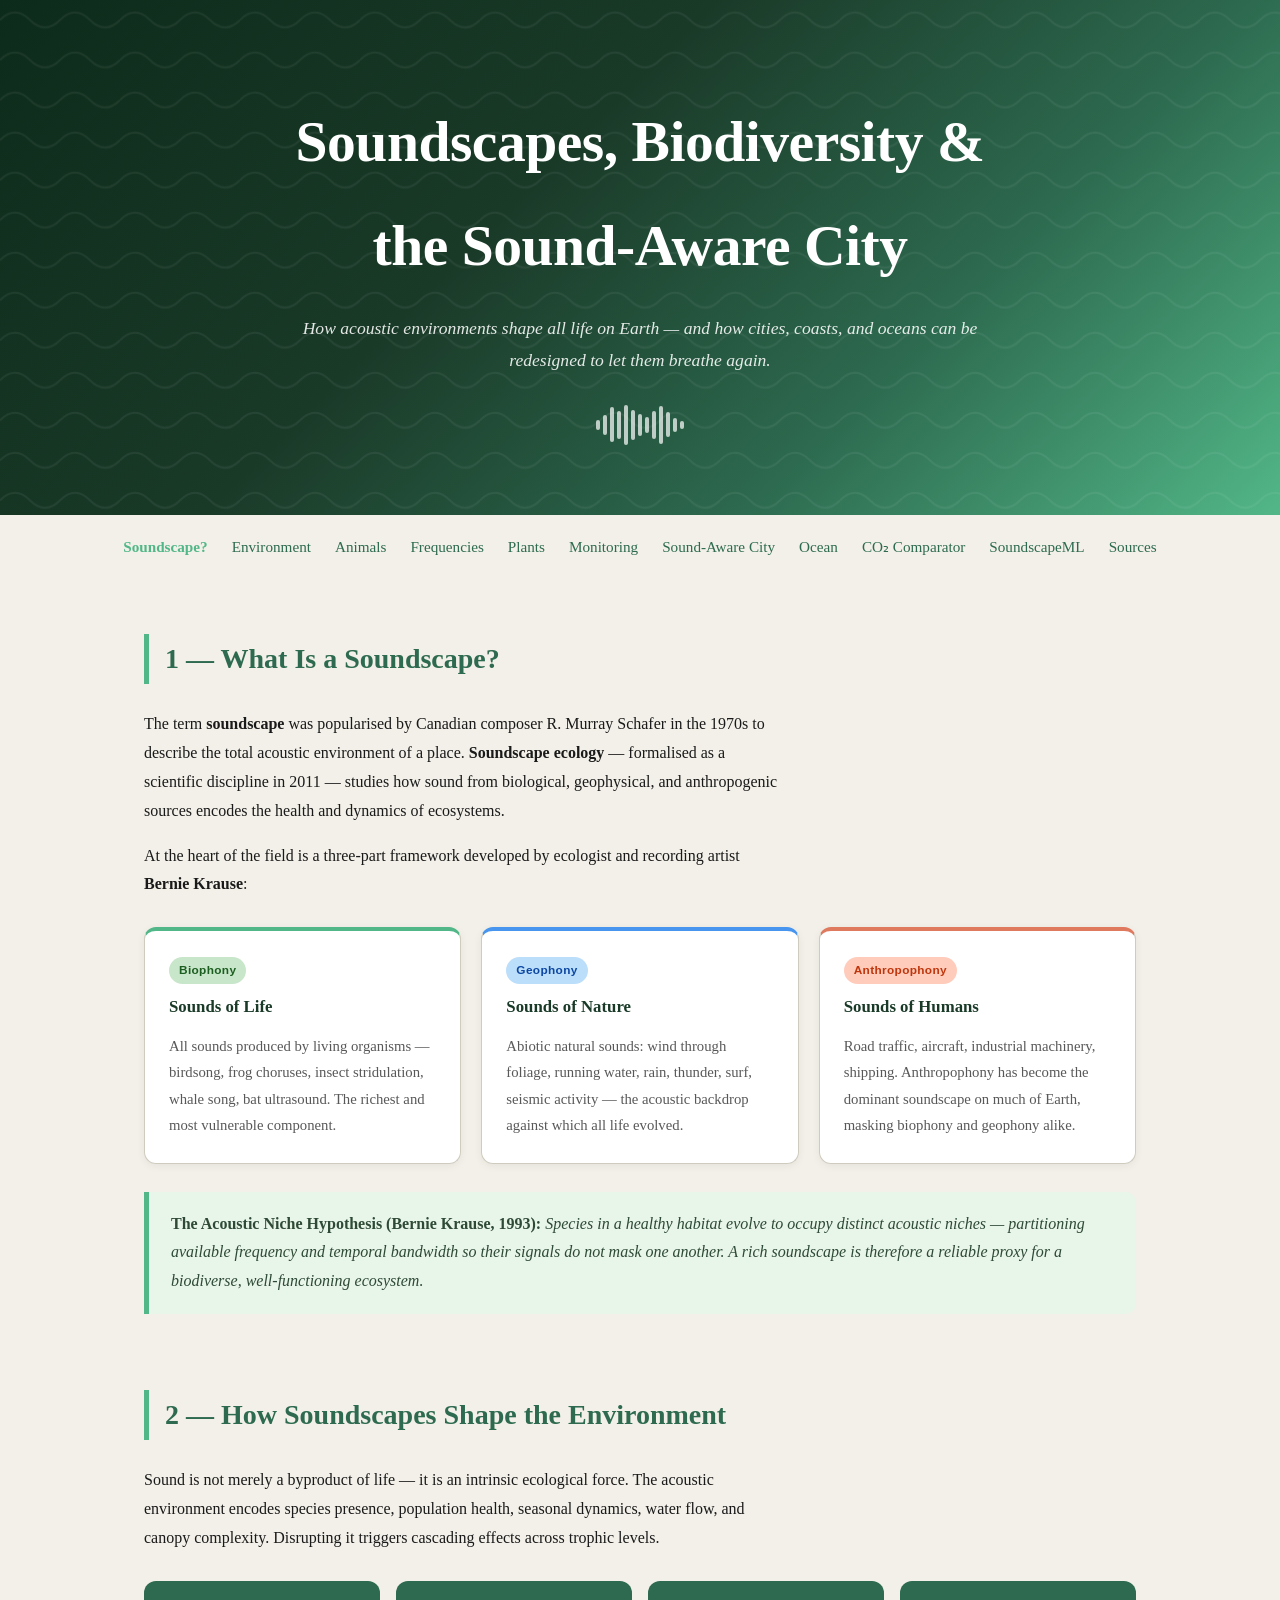
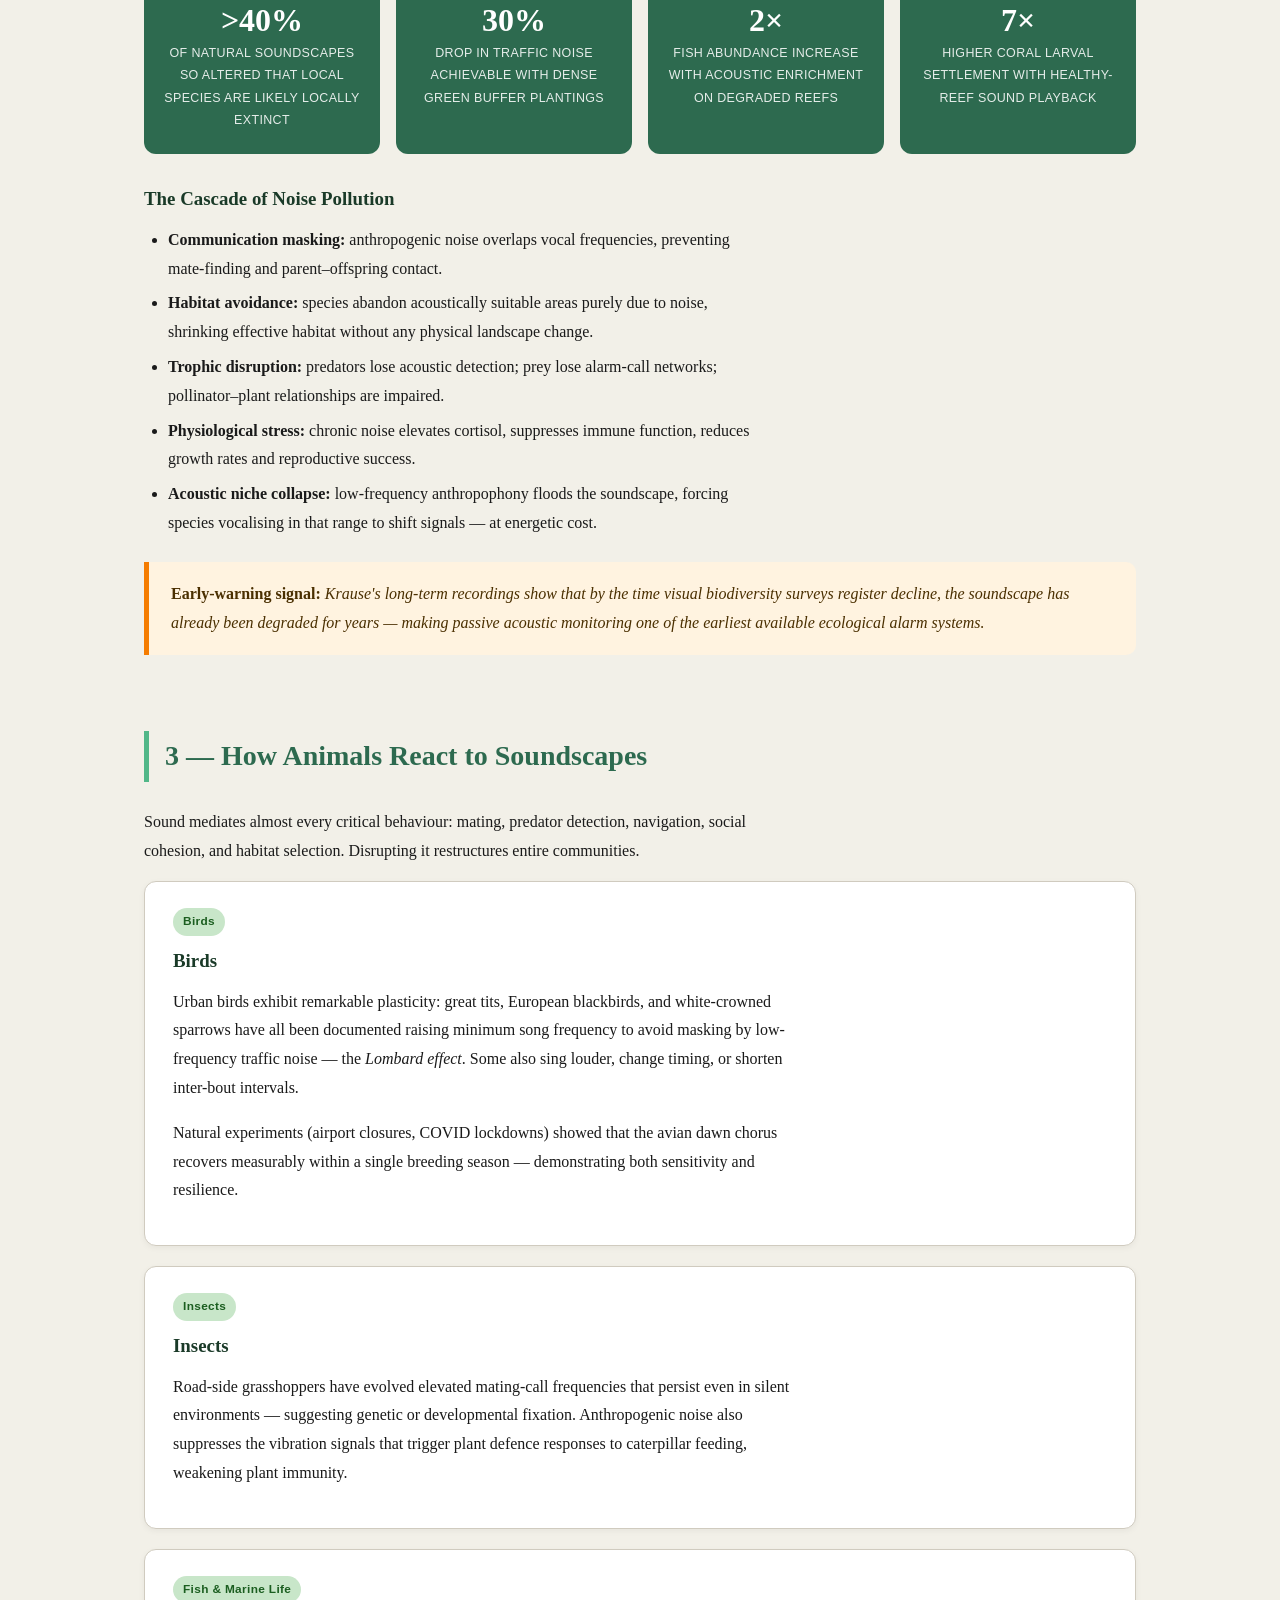
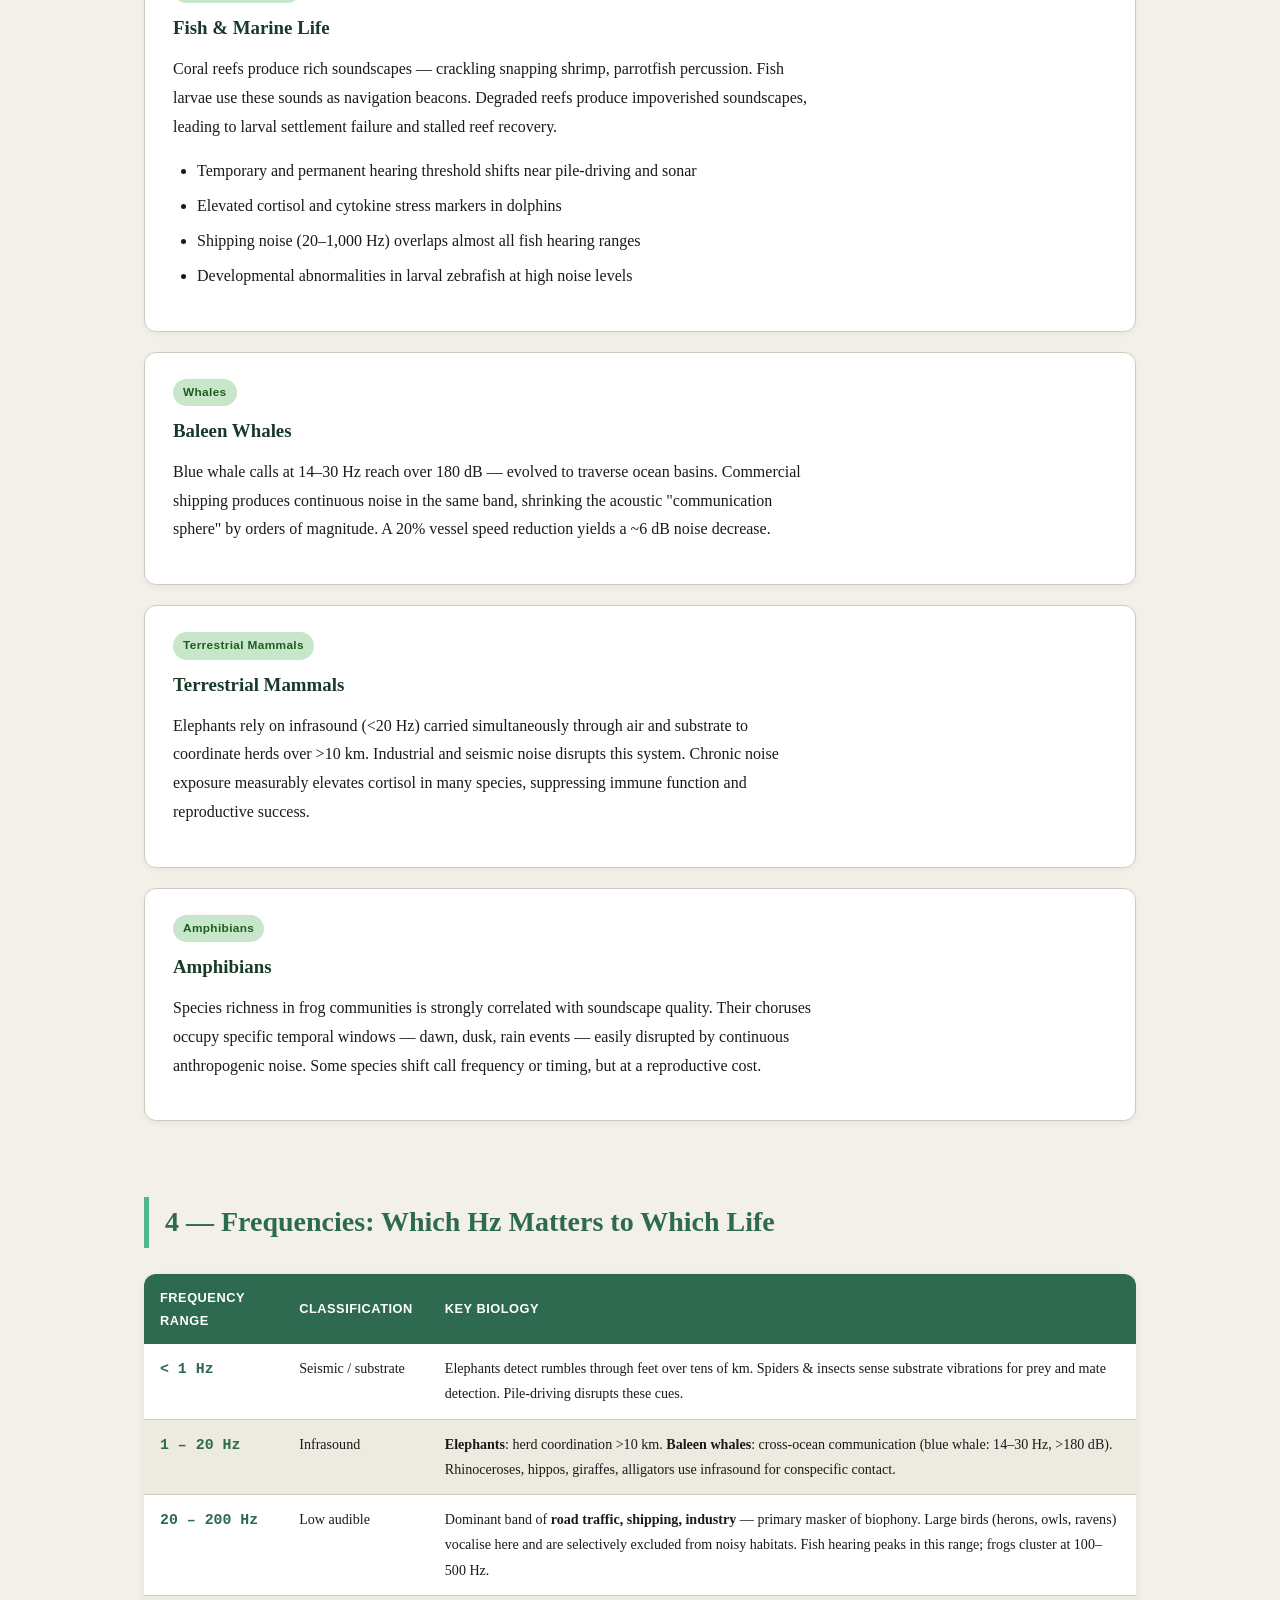
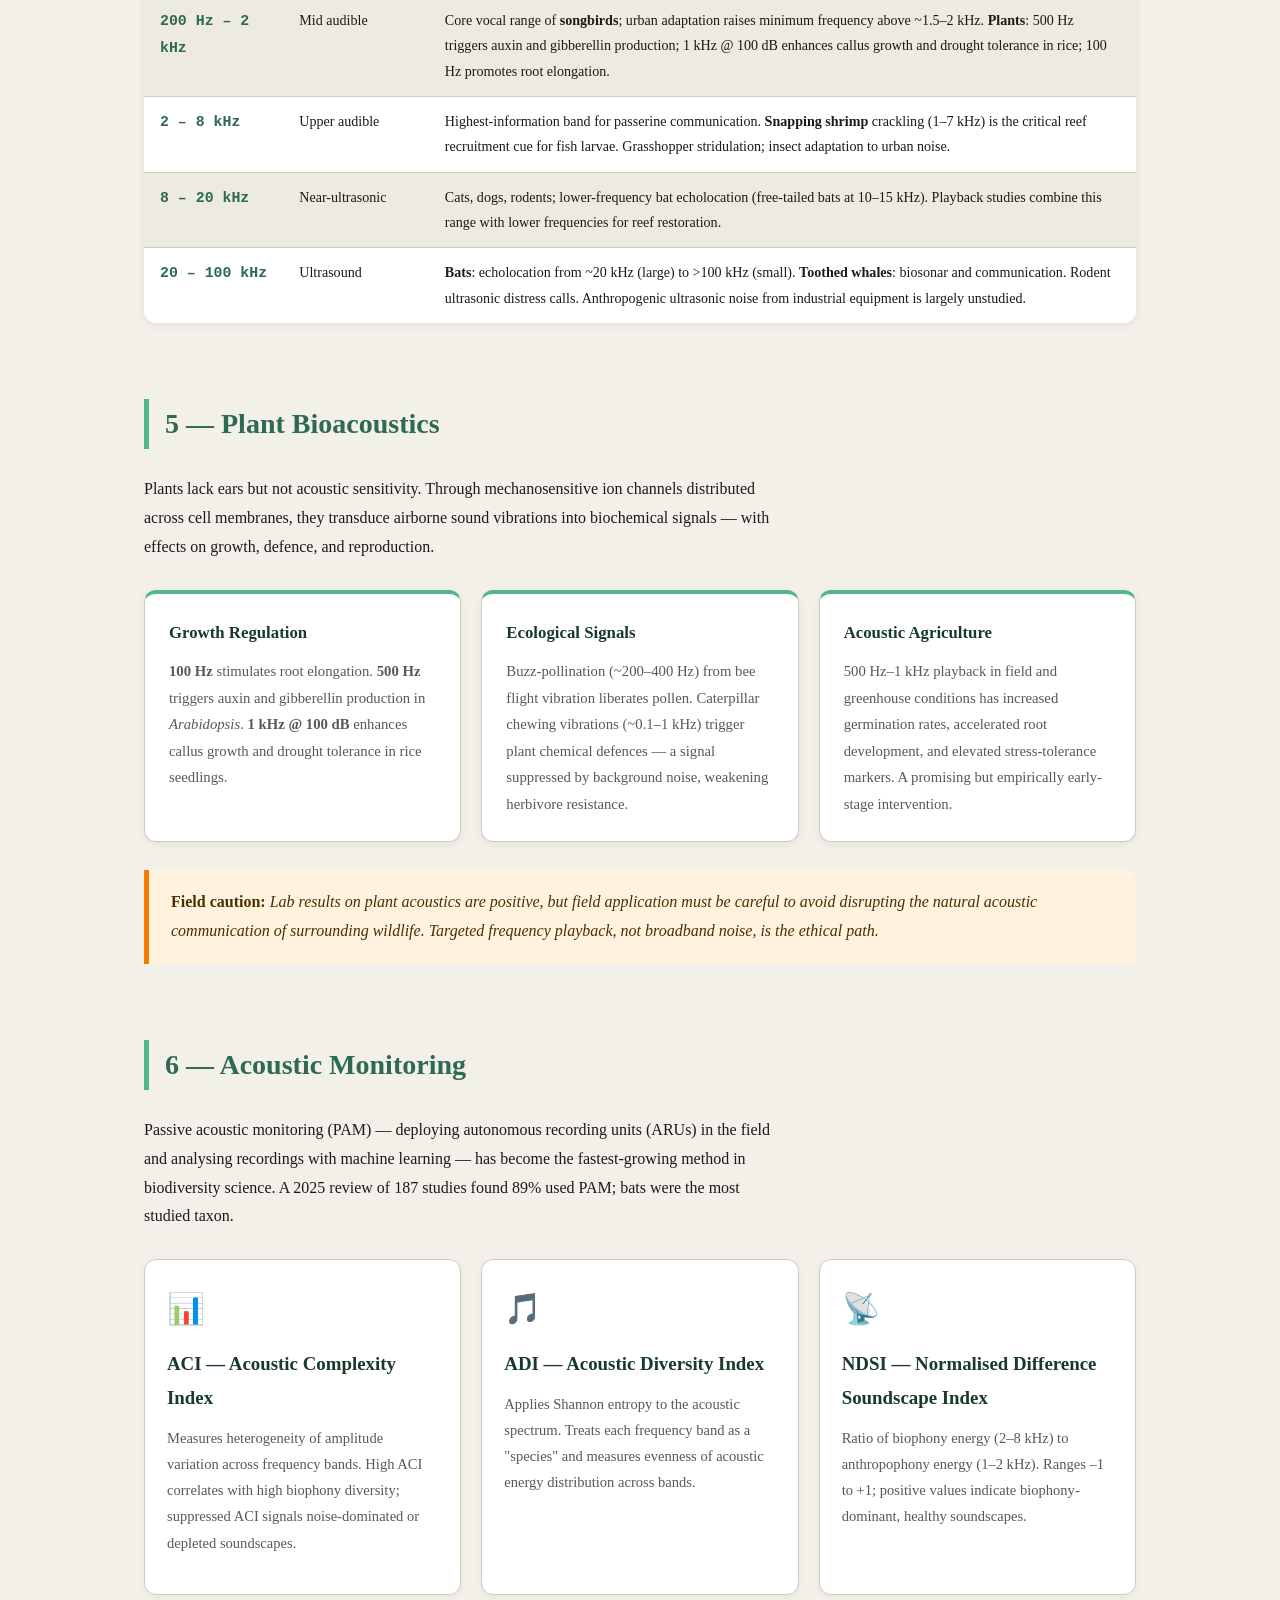
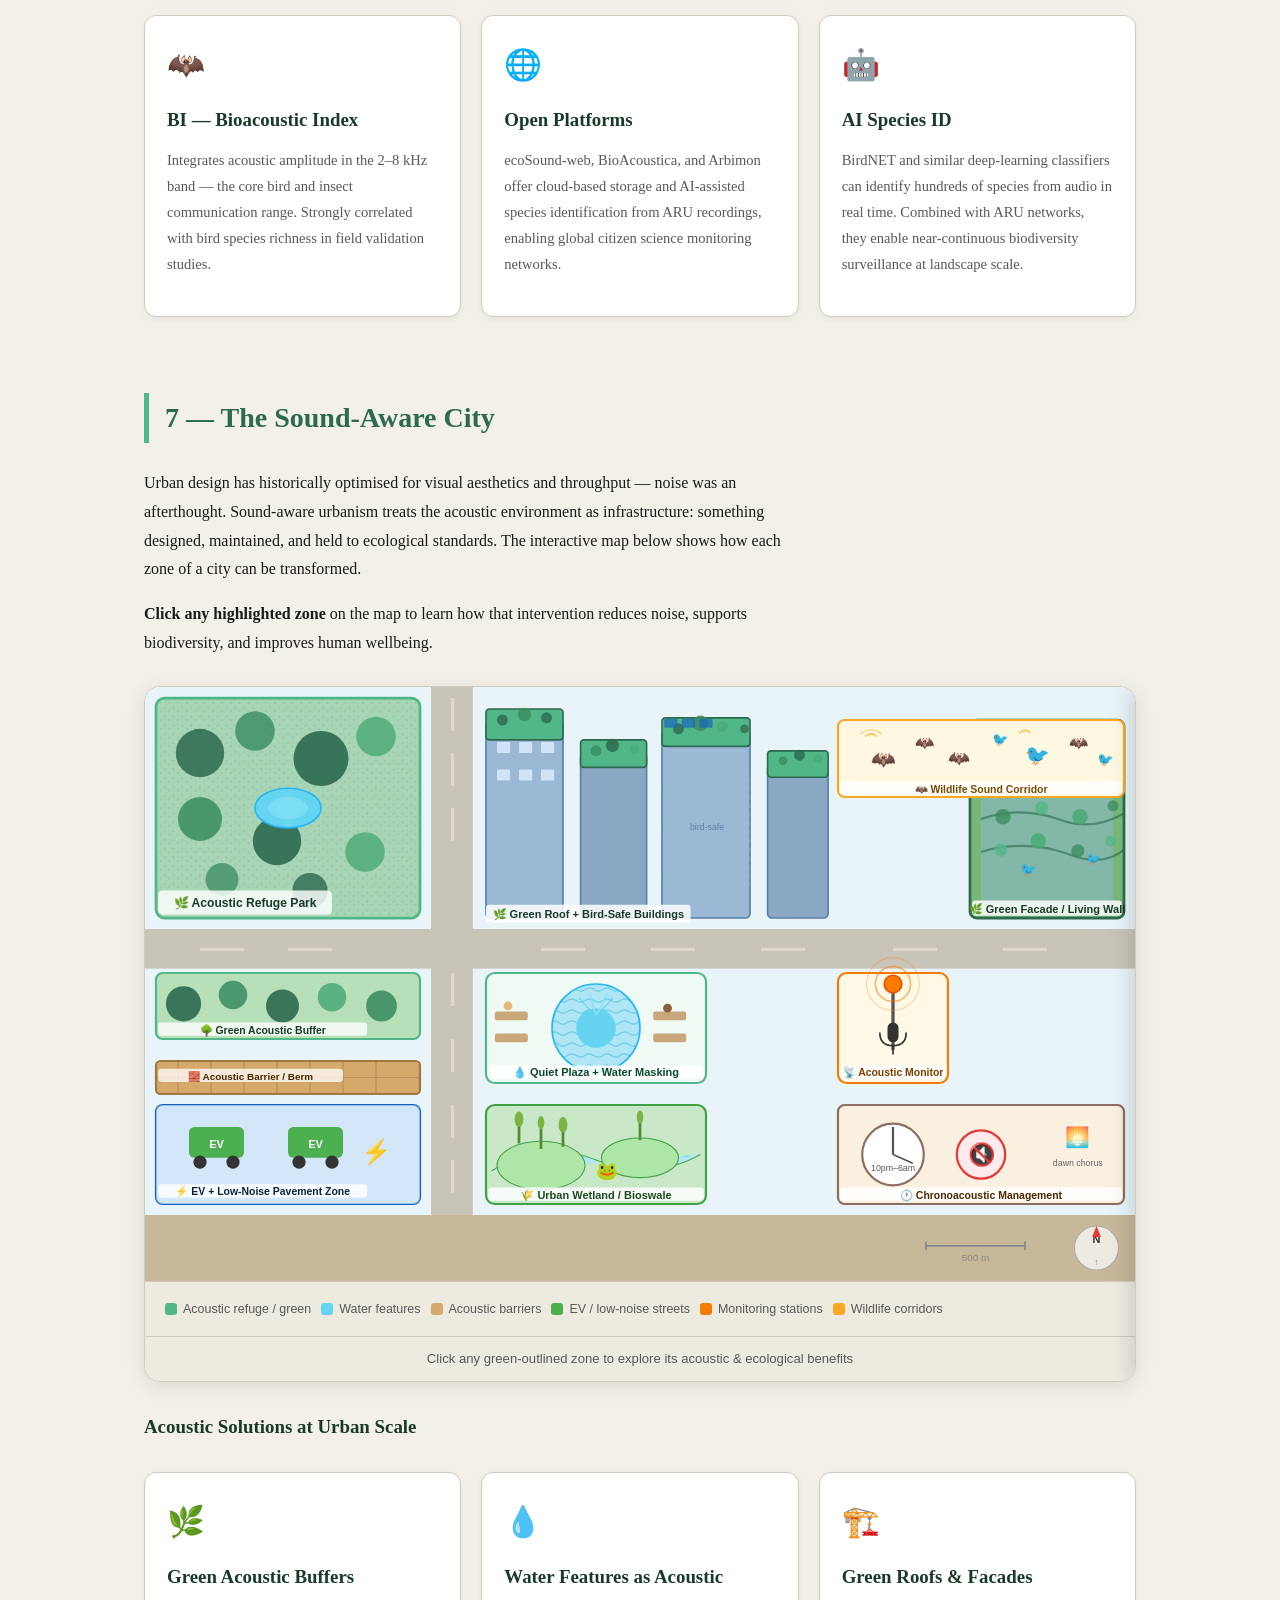
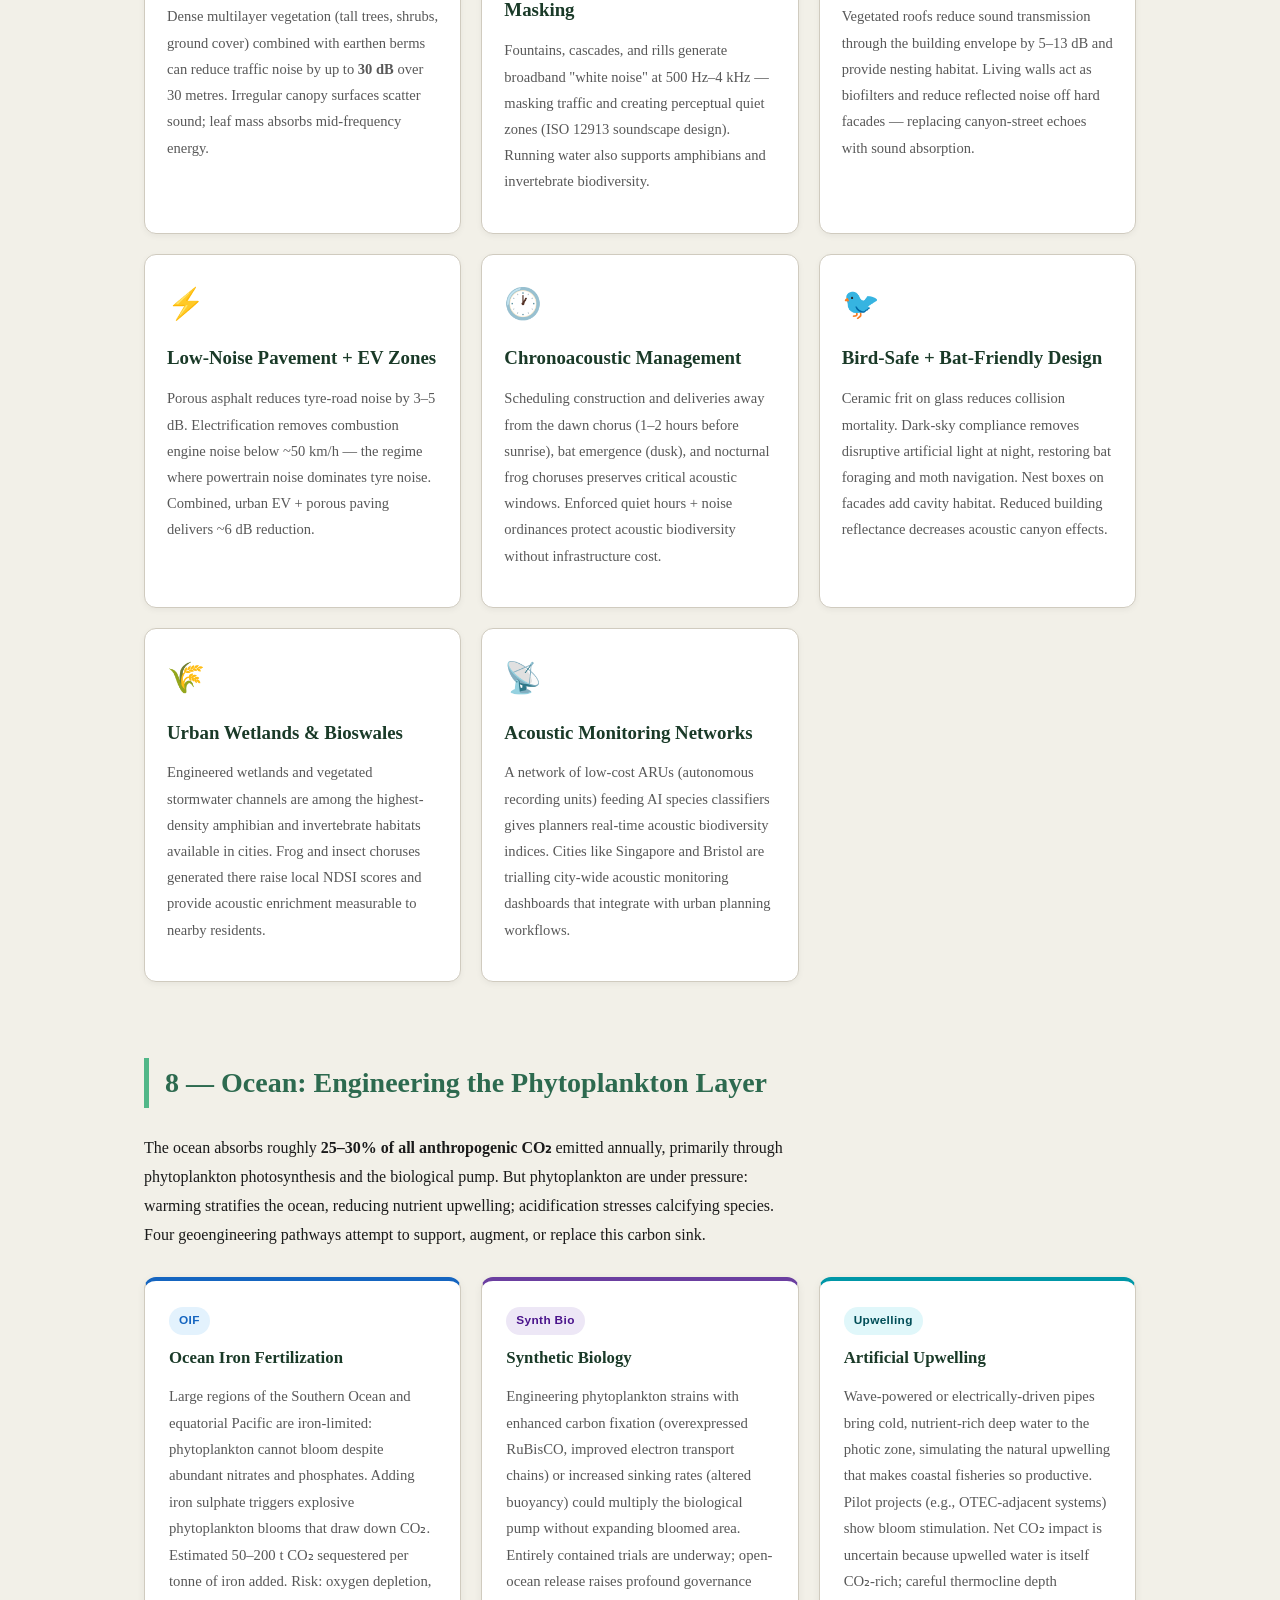
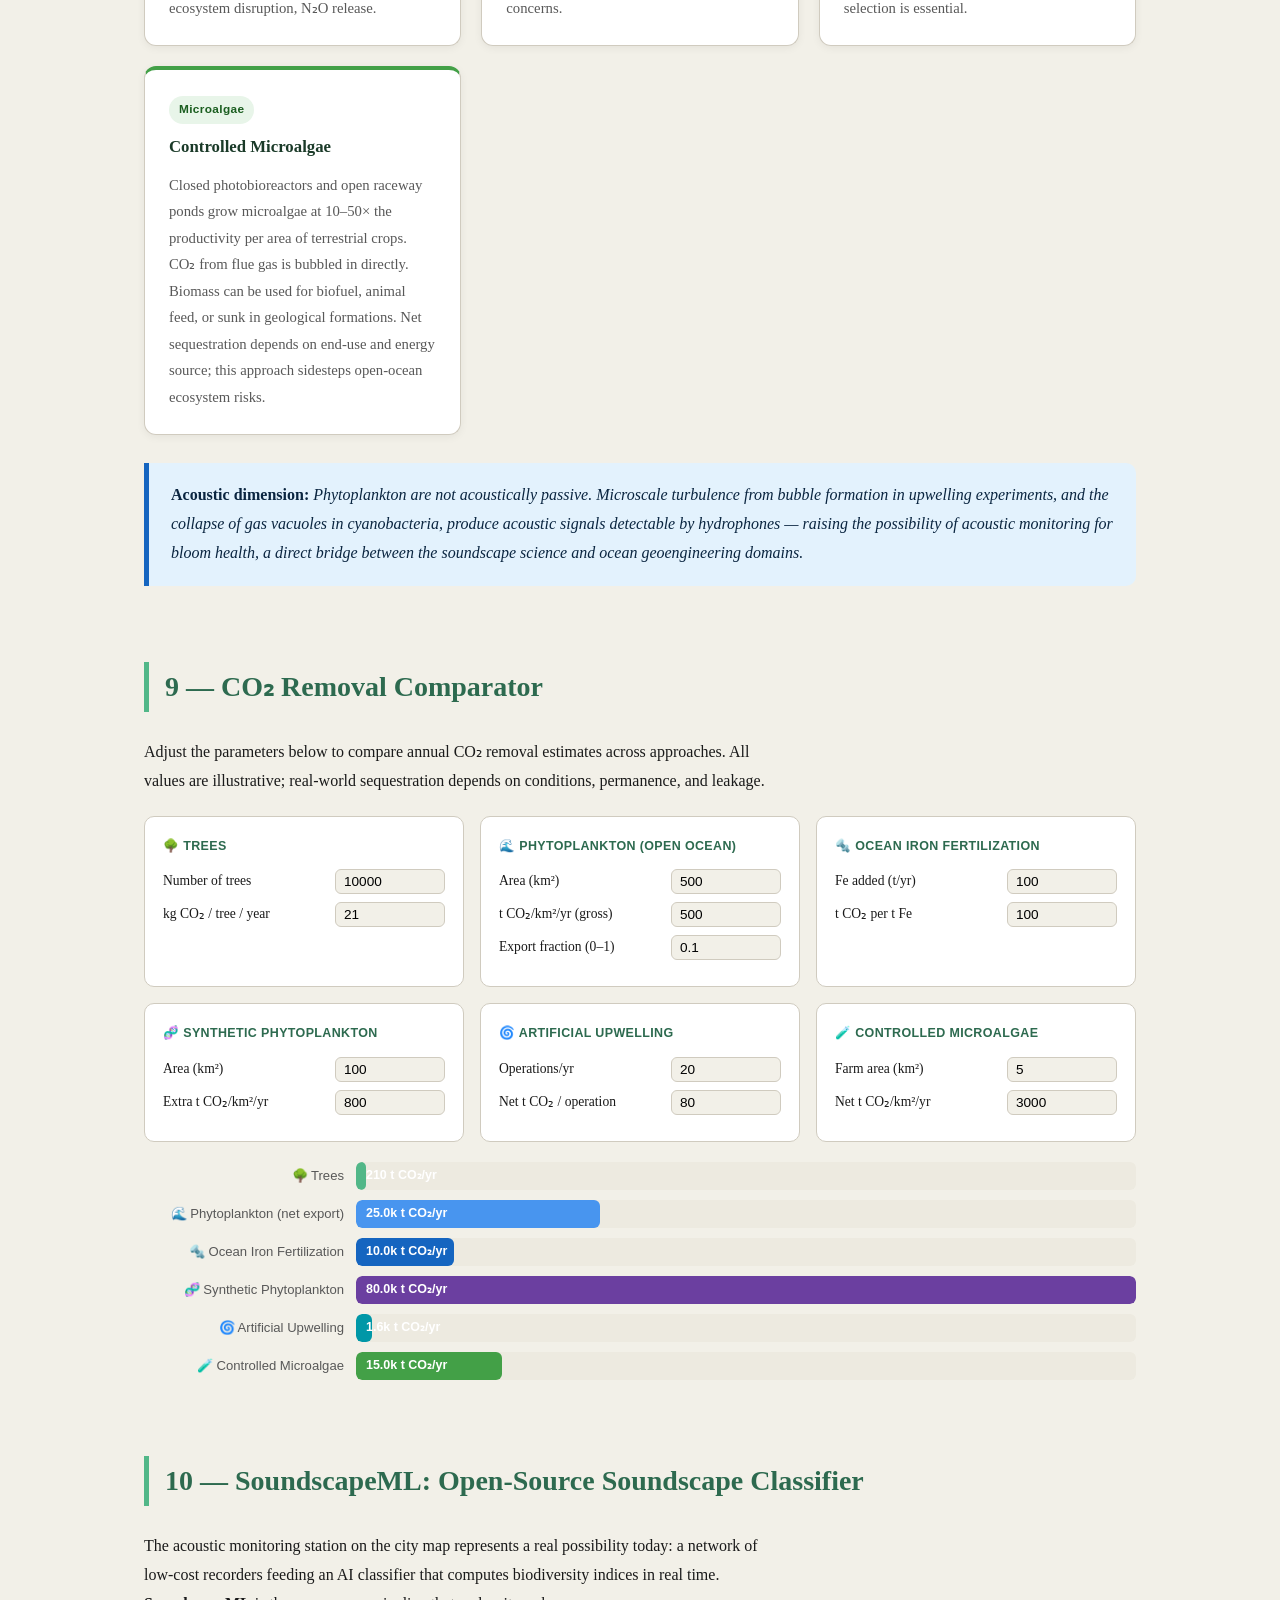
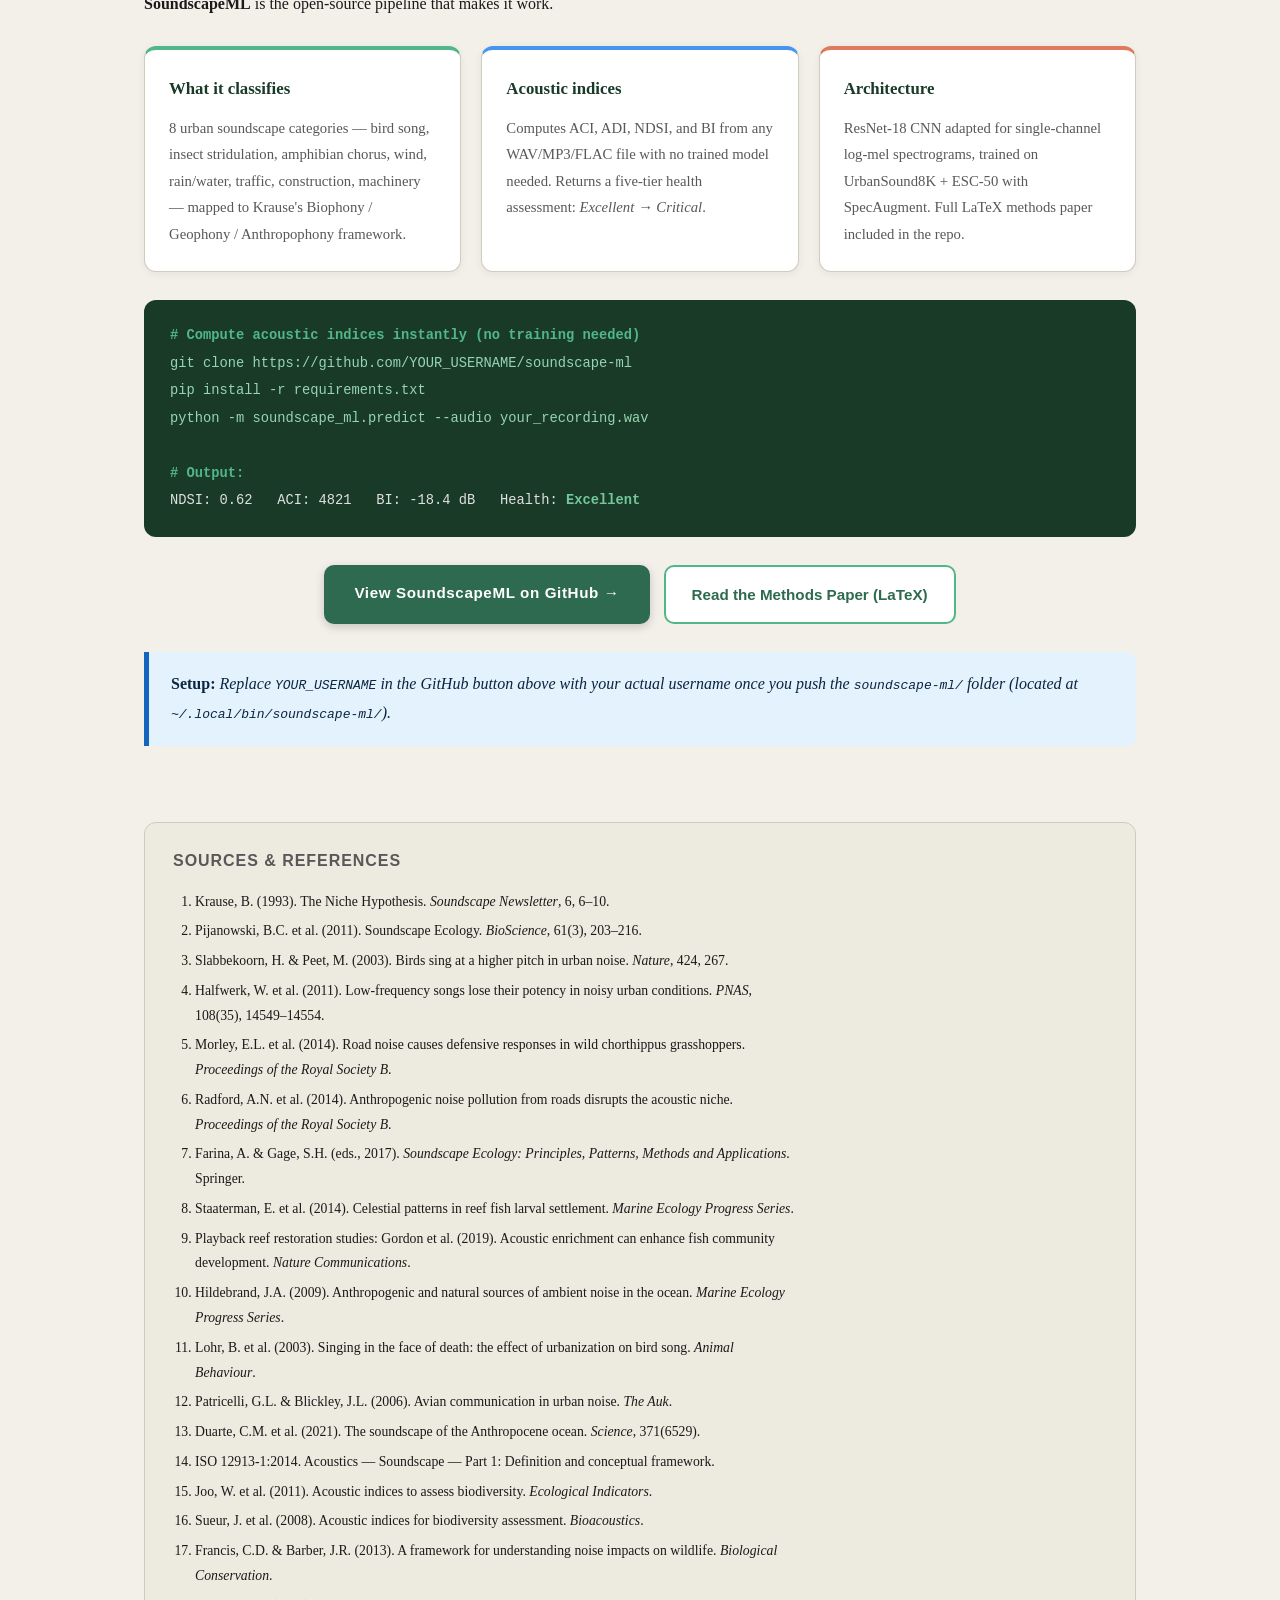
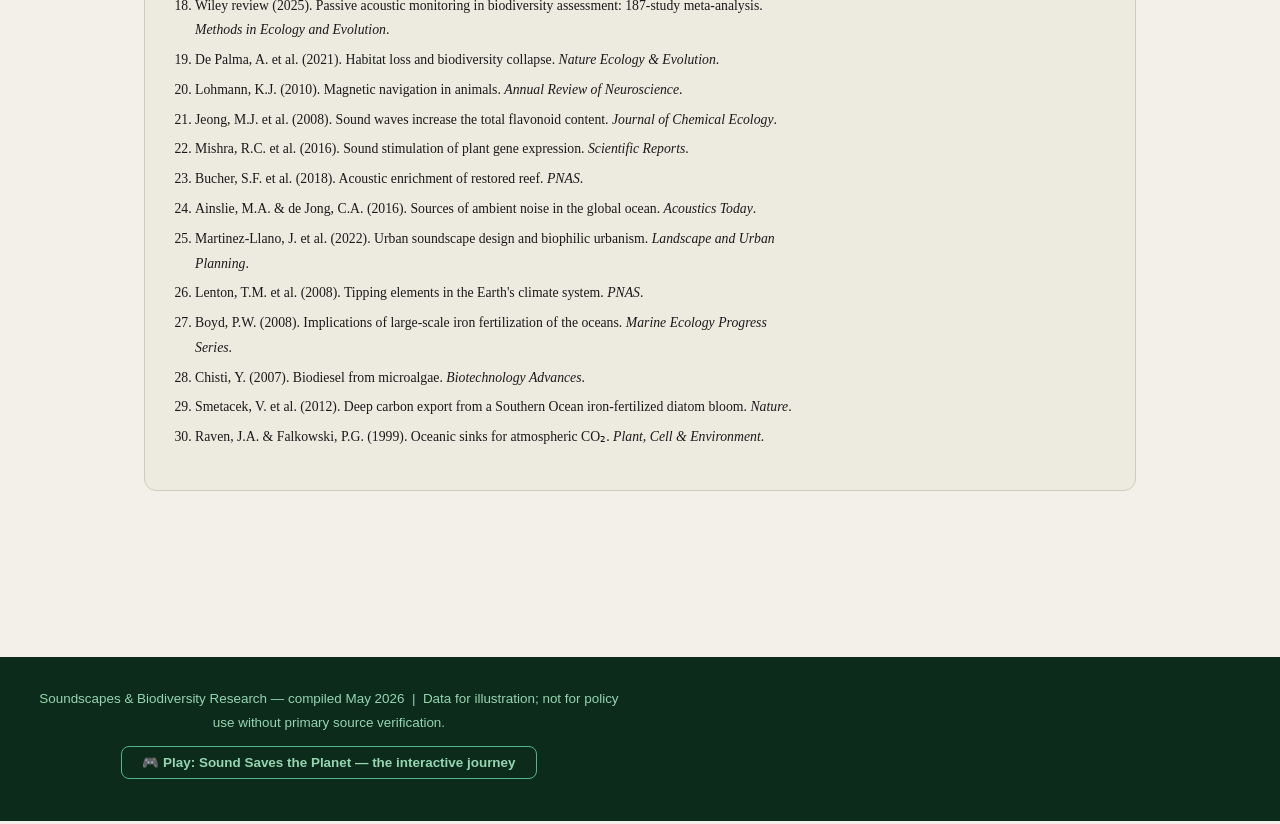
<file: index.html>
<!DOCTYPE html>
<html lang="en">
<head>
<meta charset="UTF-8"/>
<meta name="viewport" content="width=device-width, initial-scale=1.0"/>
<title>Soundscapes, Biodiversity &amp; the Sound-Aware City</title>
<style>
:root {
  --bg: #f2f0e8;
  --surface: #ffffff;
  --surface2: #edeae0;
  --accent: #2d6a4f;
  --accent2: #52b788;
  --accent3: #95d5b2;
  --text: #1a1a1a;
  --muted: #585858;
  --border: #d0cbbf;
  --ocean: #1565c0;
  --teal: #0097a7;
  --purple: #6b3fa0;
  --warn: #e07a5f;
}
*{box-sizing:border-box;margin:0;padding:0}
html{scroll-behavior:smooth}
body{font-family:'Georgia',serif;background:var(--bg);color:var(--text);line-height:1.8;overflow-x:hidden}

/* ── HERO ── */
.hero{
  background:linear-gradient(135deg,#0d2b1a 0%,#1a3a28 40%,#2d6a4f 70%,#52b788 100%);
  color:#fff;padding:90px 40px 70px;text-align:center;position:relative;overflow:hidden;
}
.hero::before{
  content:'';position:absolute;inset:0;
  background:url("data:image/svg+xml,%3Csvg xmlns='http://www.w3.org/2000/svg' width='100%25' height='100%25'%3E%3Cdefs%3E%3Cpattern id='w' x='0' y='0' width='120' height='40' patternUnits='userSpaceOnUse'%3E%3Cpath d='M0 20 Q15 5 30 20 Q45 35 60 20 Q75 5 90 20 Q105 35 120 20' fill='none' stroke='rgba(255,255,255,0.06)' stroke-width='2'/%3E%3C/pattern%3E%3C/defs%3E%3Crect width='100%25' height='100%25' fill='url(%23w)'/%3E%3C/svg%3E");
}
.hero h1{font-size:clamp(2rem,5vw,3.6rem);font-weight:700;letter-spacing:-0.5px;position:relative;margin-bottom:16px}
.hero p.sub{font-size:1.1rem;opacity:.88;max-width:700px;margin:0 auto;position:relative;font-style:italic}
.wave-bar{display:flex;align-items:center;justify-content:center;gap:3px;margin-top:28px;height:40px;position:relative}
.wave-bar span{display:inline-block;width:4px;border-radius:4px;background:rgba(255,255,255,0.7);animation:wave 1.4s ease-in-out infinite}
.wave-bar span:nth-child(1){animation-delay:0s;height:10px}
.wave-bar span:nth-child(2){animation-delay:.1s;height:20px}
.wave-bar span:nth-child(3){animation-delay:.2s;height:35px}
.wave-bar span:nth-child(4){animation-delay:.3s;height:28px}
.wave-bar span:nth-child(5){animation-delay:.4s;height:40px}
.wave-bar span:nth-child(6){animation-delay:.5s;height:30px}
.wave-bar span:nth-child(7){animation-delay:.6s;height:22px}
.wave-bar span:nth-child(8){animation-delay:.7s;height:16px}
.wave-bar span:nth-child(9){animation-delay:.8s;height:28px}
.wave-bar span:nth-child(10){animation-delay:.9s;height:38px}
.wave-bar span:nth-child(11){animation-delay:1s;height:25px}
.wave-bar span:nth-child(12){animation-delay:1.1s;height:14px}
.wave-bar span:nth-child(13){animation-delay:1.2s;height:8px}
@keyframes wave{0%,100%{transform:scaleY(1)}50%{transform:scaleY(1.8)}}

/* ── NAV ── */
nav{
  background:transparent;
  display:flex;flex-wrap:wrap;justify-content:center;padding:10px 0;
}
nav a{
  color:var(--accent);text-decoration:none;padding:8px 12px;
  font-size:0.95rem;font-family:'Georgia',serif;
  letter-spacing:0;text-transform:none;
  transition:color .15s;
}
nav a:hover{color:var(--accent2);text-decoration:underline}
nav a.active{font-weight:700;color:var(--accent2)}

/* ── LAYOUT ── */
main{max-width:1040px;margin:0 auto;padding:56px 24px 90px}
section{margin-bottom:76px}
section>h2{
  font-size:1.75rem;color:var(--accent);
  border-left:5px solid var(--accent2);padding-left:16px;margin-bottom:26px;
}
h3{font-size:1.18rem;color:#1a3a28;margin:28px 0 10px}
p{max-width:80ch;margin-bottom:16px}
ul,ol{padding-left:24px;max-width:78ch;margin-bottom:16px}
li{margin-bottom:6px}

/* ── CARDS ── */
.card-grid{display:grid;grid-template-columns:repeat(auto-fit,minmax(270px,1fr));gap:20px;margin:28px 0}
.card{background:var(--surface);border:1px solid var(--border);border-radius:12px;padding:24px;box-shadow:0 2px 8px rgba(0,0,0,0.06)}
.card h3{margin-top:0;font-size:1.05rem}
.card p{font-size:.92rem;color:var(--muted);max-width:100%;margin:0}
.card.bio{border-top:4px solid #52b788}
.card.geo{border-top:4px solid #4895ef}
.card.anthro{border-top:4px solid #e07a5f}
.card.ocean{border-top:4px solid var(--ocean)}
.card.teal{border-top:4px solid var(--teal)}
.card.purple{border-top:4px solid var(--purple)}
.card.green{border-top:4px solid #43a047}
.card.risk{border-top:4px solid #e53935}

/* ── TAGS ── */
.tag{display:inline-block;padding:3px 10px;border-radius:20px;font-size:.74rem;font-family:'Arial',sans-serif;font-weight:700;letter-spacing:.03em;margin-right:6px;margin-bottom:8px}
.tag.bio{background:#c8e6c9;color:#1b5e20}
.tag.geo{background:#bbdefb;color:#0d47a1}
.tag.anthro{background:#ffccbc;color:#bf360c}
.tag.freq{background:#e1bee7;color:#4a148c}
.tag.ocean{background:#e3f2fd;color:#1565c0}
.tag.purple{background:#ede7f6;color:#4a148c}

/* ── STAT STRIP ── */
.stat-strip{display:flex;flex-wrap:wrap;gap:16px;margin:28px 0}
.stat{flex:1;min-width:160px;background:var(--accent);color:#fff;border-radius:12px;padding:22px 18px;text-align:center}
.stat .num{font-size:2rem;font-weight:700;display:block;line-height:1.1}
.stat .lbl{font-size:.78rem;opacity:.88;font-family:'Arial',sans-serif;letter-spacing:.03em;text-transform:uppercase;margin-top:4px;display:block}

/* ── CALLOUT ── */
.callout{background:#e8f5e9;border-left:5px solid var(--accent2);border-radius:0 10px 10px 0;padding:18px 22px;margin:24px 0;font-style:italic;color:#2e4a36}
.callout strong{font-style:normal}
.callout.warn{background:#fff3e0;border-left-color:#f57c00;color:#4a2f00}
.callout.blue{background:#e3f2fd;border-left-color:#1565c0;color:#0a2540}

/* ── FREQ TABLE ── */
.freq-table{width:100%;border-collapse:collapse;margin:24px 0;font-size:.88rem;background:var(--surface);border-radius:12px;overflow:hidden;box-shadow:0 2px 8px rgba(0,0,0,0.07)}
.freq-table th{background:var(--accent);color:#fff;padding:12px 16px;text-align:left;font-family:'Arial',sans-serif;font-size:.8rem;letter-spacing:.04em;text-transform:uppercase}
.freq-table td{padding:12px 16px;border-bottom:1px solid var(--border);vertical-align:top}
.freq-table tr:last-child td{border-bottom:none}
.freq-table tr:nth-child(even) td{background:var(--surface2)}
.freq-table .hz{font-weight:700;color:var(--accent);font-family:monospace;font-size:.93rem}

/* ── SPECIES BLOCKS ── */
.species-block{background:var(--surface);border:1px solid var(--border);border-radius:12px;padding:24px 28px;margin-bottom:20px;box-shadow:0 2px 6px rgba(0,0,0,0.05)}
.species-block h3{margin-top:0}

/* ── SOLUTION GRID ── */
.solution-grid{display:grid;grid-template-columns:repeat(auto-fit,minmax(280px,1fr));gap:20px;margin:28px 0}
.solution-box{background:var(--surface);border:1px solid var(--border);border-radius:12px;padding:22px;box-shadow:0 2px 6px rgba(0,0,0,0.05)}
.solution-box .icon{font-size:1.9rem;margin-bottom:10px;display:block}
.solution-box h3{margin-top:0}
.solution-box p{font-size:.91rem;color:var(--muted);max-width:100%}

/* ── CITY MAP ── */
#city-map-wrapper{position:relative;background:var(--surface);border:1px solid var(--border);border-radius:16px;overflow:hidden;box-shadow:0 4px 20px rgba(0,0,0,0.1);margin:28px 0}
#city-svg{display:block;width:100%;height:auto;cursor:default}
#city-svg .zone{cursor:pointer;transition:opacity .2s}
#city-svg .zone:hover{opacity:.82}
#city-svg .zone:focus{outline:3px solid #fff;outline-offset:2px}
.city-panel{
  position:absolute;right:0;top:0;bottom:0;width:340px;
  background:#fff;border-left:3px solid var(--accent2);
  padding:28px 22px;overflow-y:auto;transform:translateX(100%);
  transition:transform .35s cubic-bezier(.4,0,.2,1);
  box-shadow:-6px 0 20px rgba(0,0,0,0.12);z-index:10;
}
.city-panel.open{transform:translateX(0)}
.city-panel h3{font-size:1.15rem;color:var(--accent);margin-bottom:10px}
.city-panel .panel-tag{display:inline-block;padding:3px 10px;border-radius:20px;font-size:.72rem;font-family:'Arial',sans-serif;font-weight:700;text-transform:uppercase;letter-spacing:.04em;margin-bottom:14px}
.city-panel p{font-size:.9rem;line-height:1.7;color:var(--text);max-width:100%;margin-bottom:10px}
.city-panel ul{padding-left:18px;font-size:.88rem;color:var(--muted)}
.city-panel ul li{margin-bottom:5px}
.city-panel .panel-stat{background:var(--bg);border-radius:8px;padding:10px 14px;margin:12px 0;font-size:.85rem;color:var(--accent);font-weight:700;border-left:4px solid var(--accent2)}
.city-panel-close{position:absolute;top:14px;right:14px;background:none;border:none;font-size:1.4rem;cursor:pointer;color:var(--muted);line-height:1}
.city-panel-close:hover{color:var(--text)}
.city-legend{display:flex;flex-wrap:wrap;gap:10px;padding:16px 20px;background:var(--surface2);border-top:1px solid var(--border)}
.city-legend-item{display:flex;align-items:center;gap:6px;font-size:.78rem;font-family:'Arial',sans-serif;color:var(--muted)}
.city-legend-dot{width:12px;height:12px;border-radius:3px;flex-shrink:0}
.city-hint{text-align:center;padding:10px;font-size:.82rem;font-family:'Arial',sans-serif;color:var(--muted);background:var(--surface2);border-top:1px solid var(--border)}

/* ── CO2 COMPARATOR ── */
.co2-controls{display:grid;grid-template-columns:repeat(auto-fit,minmax(240px,1fr));gap:16px;margin:20px 0}
.co2-block{background:var(--surface);border:1px solid var(--border);border-radius:10px;padding:18px}
.co2-block h4{font-size:.95rem;color:var(--accent);margin-bottom:12px;font-family:'Arial',sans-serif;letter-spacing:.03em;text-transform:uppercase;font-size:.78rem}
.co2-block label{display:flex;justify-content:space-between;align-items:center;font-size:.85rem;margin-bottom:8px;gap:10px;flex-wrap:wrap}
.co2-block input[type=number]{width:110px;padding:4px 8px;border:1px solid var(--border);border-radius:6px;font-size:.85rem;background:var(--bg)}
#co2-chart-wrap{margin:20px 0}
.co2-bar-row{display:flex;align-items:center;gap:12px;margin-bottom:10px}
.co2-bar-label{width:200px;font-size:.82rem;font-family:'Arial',sans-serif;text-align:right;color:var(--muted);flex-shrink:0}
.co2-bar-track{flex:1;background:var(--surface2);border-radius:6px;height:28px;position:relative;overflow:hidden}
.co2-bar-fill{height:100%;border-radius:6px;transition:width .5s ease;display:flex;align-items:center;padding-left:10px;font-size:.78rem;font-family:'Arial',sans-serif;color:#fff;font-weight:700;white-space:nowrap}

/* ── SOURCES ── */
.sources{background:var(--surface2);border:1px solid var(--border);border-radius:12px;padding:24px 28px;margin-top:60px}
.sources h2{font-size:1rem;color:var(--muted);border:none;padding:0;margin-bottom:14px;font-family:'Arial',sans-serif;text-transform:uppercase;letter-spacing:.06em}
.sources ol{padding-left:22px}
.sources li{margin-bottom:5px;font-size:.86rem}
.sources a{color:var(--accent);text-decoration:none}
.sources a:hover{text-decoration:underline}

/* ── FOOTER ── */
footer{background:#0d2b1a;color:#95d5b2;text-align:center;padding:30px;font-size:.84rem;font-family:'Arial',sans-serif}
footer a{color:var(--accent3);text-decoration:none}

@media(max-width:700px){
  .hero{padding:50px 20px 40px}
  main{padding:30px 16px 60px}
  nav a{padding:10px 10px;font-size:.72rem}
  .city-panel{width:100%;top:auto;bottom:0;height:60%;transform:translateY(100%);border-left:none;border-top:3px solid var(--accent2)}
  .city-panel.open{transform:translateY(0)}
}
</style>
</head>
<body>

<!-- HERO -->
<header class="hero">
  <h1>Soundscapes, Biodiversity &amp;<br>the Sound-Aware City</h1>
  <p class="sub">How acoustic environments shape all life on Earth — and how cities, coasts, and oceans can be redesigned to let them breathe again.</p>
  <div class="wave-bar" aria-hidden="true">
    <span></span><span></span><span></span><span></span><span></span>
    <span></span><span></span><span></span><span></span><span></span>
    <span></span><span></span><span></span>
  </div>
</header>

<!-- NAV -->
<nav id="main-nav">
  <a href="#what">Soundscape?</a>
  <a href="#environment">Environment</a>
  <a href="#animals">Animals</a>
  <a href="#frequencies">Frequencies</a>
  <a href="#plants">Plants</a>
  <a href="#monitoring">Monitoring</a>
  <a href="#city">Sound-Aware City</a>
  <a href="#ocean">Ocean</a>
  <a href="#co2">CO₂ Comparator</a>
  <a href="#ml-tool">SoundscapeML</a>
  <a href="#sources">Sources</a>
</nav>

<main>

<!-- ══════════════════════════════════════════ -->
<!-- 1. WHAT IS A SOUNDSCAPE -->
<!-- ══════════════════════════════════════════ -->
<section id="what">
  <h2>1 — What Is a Soundscape?</h2>
  <p>The term <strong>soundscape</strong> was popularised by Canadian composer R. Murray Schafer in the 1970s to describe the total acoustic environment of a place. <strong>Soundscape ecology</strong> — formalised as a scientific discipline in 2011 — studies how sound from biological, geophysical, and anthropogenic sources encodes the health and dynamics of ecosystems.</p>
  <p>At the heart of the field is a three-part framework developed by ecologist and recording artist <strong>Bernie Krause</strong>:</p>
  <div class="card-grid">
    <div class="card bio">
      <span class="tag bio">Biophony</span>
      <h3>Sounds of Life</h3>
      <p>All sounds produced by living organisms — birdsong, frog choruses, insect stridulation, whale song, bat ultrasound. The richest and most vulnerable component.</p>
    </div>
    <div class="card geo">
      <span class="tag geo">Geophony</span>
      <h3>Sounds of Nature</h3>
      <p>Abiotic natural sounds: wind through foliage, running water, rain, thunder, surf, seismic activity — the acoustic backdrop against which all life evolved.</p>
    </div>
    <div class="card anthro">
      <span class="tag anthro">Anthropophony</span>
      <h3>Sounds of Humans</h3>
      <p>Road traffic, aircraft, industrial machinery, shipping. Anthropophony has become the dominant soundscape on much of Earth, masking biophony and geophony alike.</p>
    </div>
  </div>
  <div class="callout">
    <strong>The Acoustic Niche Hypothesis (Bernie Krause, 1993):</strong> Species in a healthy habitat evolve to occupy distinct acoustic niches — partitioning available frequency and temporal bandwidth so their signals do not mask one another. A rich soundscape is therefore a reliable proxy for a biodiverse, well-functioning ecosystem.
  </div>
</section>

<!-- ══════════════════════════════════════════ -->
<!-- 2. ENVIRONMENT -->
<!-- ══════════════════════════════════════════ -->
<section id="environment">
  <h2>2 — How Soundscapes Shape the Environment</h2>
  <p>Sound is not merely a byproduct of life — it is an intrinsic ecological force. The acoustic environment encodes species presence, population health, seasonal dynamics, water flow, and canopy complexity. Disrupting it triggers cascading effects across trophic levels.</p>
  <div class="stat-strip">
    <div class="stat"><span class="num">&gt;40%</span><span class="lbl">of natural soundscapes so altered that local species are likely locally extinct</span></div>
    <div class="stat"><span class="num">30%</span><span class="lbl">drop in traffic noise achievable with dense green buffer plantings</span></div>
    <div class="stat"><span class="num">2×</span><span class="lbl">fish abundance increase with acoustic enrichment on degraded reefs</span></div>
    <div class="stat"><span class="num">7×</span><span class="lbl">higher coral larval settlement with healthy-reef sound playback</span></div>
  </div>
  <h3>The Cascade of Noise Pollution</h3>
  <ul>
    <li><strong>Communication masking:</strong> anthropogenic noise overlaps vocal frequencies, preventing mate-finding and parent–offspring contact.</li>
    <li><strong>Habitat avoidance:</strong> species abandon acoustically suitable areas purely due to noise, shrinking effective habitat without any physical landscape change.</li>
    <li><strong>Trophic disruption:</strong> predators lose acoustic detection; prey lose alarm-call networks; pollinator–plant relationships are impaired.</li>
    <li><strong>Physiological stress:</strong> chronic noise elevates cortisol, suppresses immune function, reduces growth rates and reproductive success.</li>
    <li><strong>Acoustic niche collapse:</strong> low-frequency anthropophony floods the soundscape, forcing species vocalising in that range to shift signals — at energetic cost.</li>
  </ul>
  <div class="callout warn">
    <strong>Early-warning signal:</strong> Krause's long-term recordings show that by the time visual biodiversity surveys register decline, the soundscape has already been degraded for years — making passive acoustic monitoring one of the earliest available ecological alarm systems.
  </div>
</section>

<!-- ══════════════════════════════════════════ -->
<!-- 3. ANIMALS -->
<!-- ══════════════════════════════════════════ -->
<section id="animals">
  <h2>3 — How Animals React to Soundscapes</h2>
  <p>Sound mediates almost every critical behaviour: mating, predator detection, navigation, social cohesion, and habitat selection. Disrupting it restructures entire communities.</p>

  <div class="species-block">
    <span class="tag bio">Birds</span>
    <h3>Birds</h3>
    <p>Urban birds exhibit remarkable plasticity: great tits, European blackbirds, and white-crowned sparrows have all been documented raising minimum song frequency to avoid masking by low-frequency traffic noise — the <em>Lombard effect</em>. Some also sing louder, change timing, or shorten inter-bout intervals.</p>
    <p>Natural experiments (airport closures, COVID lockdowns) showed that the avian dawn chorus recovers measurably within a single breeding season — demonstrating both sensitivity and resilience.</p>
  </div>

  <div class="species-block">
    <span class="tag bio">Insects</span>
    <h3>Insects</h3>
    <p>Road-side grasshoppers have evolved elevated mating-call frequencies that persist even in silent environments — suggesting genetic or developmental fixation. Anthropogenic noise also suppresses the vibration signals that trigger plant defence responses to caterpillar feeding, weakening plant immunity.</p>
  </div>

  <div class="species-block">
    <span class="tag bio">Fish &amp; Marine Life</span>
    <h3>Fish &amp; Marine Life</h3>
    <p>Coral reefs produce rich soundscapes — crackling snapping shrimp, parrotfish percussion. Fish larvae use these sounds as navigation beacons. Degraded reefs produce impoverished soundscapes, leading to larval settlement failure and stalled reef recovery.</p>
    <ul>
      <li>Temporary and permanent hearing threshold shifts near pile-driving and sonar</li>
      <li>Elevated cortisol and cytokine stress markers in dolphins</li>
      <li>Shipping noise (20–1,000 Hz) overlaps almost all fish hearing ranges</li>
      <li>Developmental abnormalities in larval zebrafish at high noise levels</li>
    </ul>
  </div>

  <div class="species-block">
    <span class="tag bio">Whales</span>
    <h3>Baleen Whales</h3>
    <p>Blue whale calls at 14–30 Hz reach over 180 dB — evolved to traverse ocean basins. Commercial shipping produces continuous noise in the same band, shrinking the acoustic "communication sphere" by orders of magnitude. A 20% vessel speed reduction yields a ~6 dB noise decrease.</p>
  </div>

  <div class="species-block">
    <span class="tag bio">Terrestrial Mammals</span>
    <h3>Terrestrial Mammals</h3>
    <p>Elephants rely on infrasound (&lt;20 Hz) carried simultaneously through air and substrate to coordinate herds over &gt;10 km. Industrial and seismic noise disrupts this system. Chronic noise exposure measurably elevates cortisol in many species, suppressing immune function and reproductive success.</p>
  </div>

  <div class="species-block">
    <span class="tag bio">Amphibians</span>
    <h3>Amphibians</h3>
    <p>Species richness in frog communities is strongly correlated with soundscape quality. Their choruses occupy specific temporal windows — dawn, dusk, rain events — easily disrupted by continuous anthropogenic noise. Some species shift call frequency or timing, but at a reproductive cost.</p>
  </div>
</section>

<!-- ══════════════════════════════════════════ -->
<!-- 4. FREQUENCIES -->
<!-- ══════════════════════════════════════════ -->
<section id="frequencies">
  <h2>4 — Frequencies: Which Hz Matters to Which Life</h2>
  <table class="freq-table">
    <thead><tr><th>Frequency Range</th><th>Classification</th><th>Key Biology</th></tr></thead>
    <tbody>
      <tr><td class="hz">&lt; 1 Hz</td><td>Seismic / substrate</td><td>Elephants detect rumbles through feet over tens of km. Spiders &amp; insects sense substrate vibrations for prey and mate detection. Pile-driving disrupts these cues.</td></tr>
      <tr><td class="hz">1 – 20 Hz</td><td>Infrasound</td><td><strong>Elephants</strong>: herd coordination &gt;10 km. <strong>Baleen whales</strong>: cross-ocean communication (blue whale: 14–30 Hz, &gt;180 dB). Rhinoceroses, hippos, giraffes, alligators use infrasound for conspecific contact.</td></tr>
      <tr><td class="hz">20 – 200 Hz</td><td>Low audible</td><td>Dominant band of <strong>road traffic, shipping, industry</strong> — primary masker of biophony. Large birds (herons, owls, ravens) vocalise here and are selectively excluded from noisy habitats. Fish hearing peaks in this range; frogs cluster at 100–500 Hz.</td></tr>
      <tr><td class="hz">200 Hz – 2 kHz</td><td>Mid audible</td><td>Core vocal range of <strong>songbirds</strong>; urban adaptation raises minimum frequency above ~1.5–2 kHz. <strong>Plants</strong>: 500 Hz triggers auxin and gibberellin production; 1 kHz @ 100 dB enhances callus growth and drought tolerance in rice; 100 Hz promotes root elongation.</td></tr>
      <tr><td class="hz">2 – 8 kHz</td><td>Upper audible</td><td>Highest-information band for passerine communication. <strong>Snapping shrimp</strong> crackling (1–7 kHz) is the critical reef recruitment cue for fish larvae. Grasshopper stridulation; insect adaptation to urban noise.</td></tr>
      <tr><td class="hz">8 – 20 kHz</td><td>Near-ultrasonic</td><td>Cats, dogs, rodents; lower-frequency bat echolocation (free-tailed bats at 10–15 kHz). Playback studies combine this range with lower frequencies for reef restoration.</td></tr>
      <tr><td class="hz">20 – 100 kHz</td><td>Ultrasound</td><td><strong>Bats</strong>: echolocation from ~20 kHz (large) to &gt;100 kHz (small). <strong>Toothed whales</strong>: biosonar and communication. Rodent ultrasonic distress calls. Anthropogenic ultrasonic noise from industrial equipment is largely unstudied.</td></tr>
    </tbody>
  </table>
</section>

<!-- ══════════════════════════════════════════ -->
<!-- 5. PLANTS -->
<!-- ══════════════════════════════════════════ -->
<section id="plants">
  <h2>5 — Plant Bioacoustics</h2>
  <p>Plants lack ears but not acoustic sensitivity. Through mechanosensitive ion channels distributed across cell membranes, they transduce airborne sound vibrations into biochemical signals — with effects on growth, defence, and reproduction.</p>
  <div class="card-grid">
    <div class="card bio">
      <h3>Growth Regulation</h3>
      <p><strong>100 Hz</strong> stimulates root elongation. <strong>500 Hz</strong> triggers auxin and gibberellin production in <em>Arabidopsis</em>. <strong>1 kHz @ 100 dB</strong> enhances callus growth and drought tolerance in rice seedlings.</p>
    </div>
    <div class="card bio">
      <h3>Ecological Signals</h3>
      <p>Buzz-pollination (~200–400 Hz) from bee flight vibration liberates pollen. Caterpillar chewing vibrations (~0.1–1 kHz) trigger plant chemical defences — a signal suppressed by background noise, weakening herbivore resistance.</p>
    </div>
    <div class="card bio">
      <h3>Acoustic Agriculture</h3>
      <p>500 Hz–1 kHz playback in field and greenhouse conditions has increased germination rates, accelerated root development, and elevated stress-tolerance markers. A promising but empirically early-stage intervention.</p>
    </div>
  </div>
  <div class="callout warn">
    <strong>Field caution:</strong> Lab results on plant acoustics are positive, but field application must be careful to avoid disrupting the natural acoustic communication of surrounding wildlife. Targeted frequency playback, not broadband noise, is the ethical path.
  </div>
</section>

<!-- ══════════════════════════════════════════ -->
<!-- 6. MONITORING -->
<!-- ══════════════════════════════════════════ -->
<section id="monitoring">
  <h2>6 — Acoustic Monitoring</h2>
  <p>Passive acoustic monitoring (PAM) — deploying autonomous recording units (ARUs) in the field and analysing recordings with machine learning — has become the fastest-growing method in biodiversity science. A 2025 review of 187 studies found 89% used PAM; bats were the most studied taxon.</p>
  <div class="solution-grid">
    <div class="solution-box">
      <span class="icon">📊</span>
      <h3>ACI — Acoustic Complexity Index</h3>
      <p>Measures heterogeneity of amplitude variation across frequency bands. High ACI correlates with high biophony diversity; suppressed ACI signals noise-dominated or depleted soundscapes.</p>
    </div>
    <div class="solution-box">
      <span class="icon">🎵</span>
      <h3>ADI — Acoustic Diversity Index</h3>
      <p>Applies Shannon entropy to the acoustic spectrum. Treats each frequency band as a "species" and measures evenness of acoustic energy distribution across bands.</p>
    </div>
    <div class="solution-box">
      <span class="icon">📡</span>
      <h3>NDSI — Normalised Difference Soundscape Index</h3>
      <p>Ratio of biophony energy (2–8 kHz) to anthropophony energy (1–2 kHz). Ranges –1 to +1; positive values indicate biophony-dominant, healthy soundscapes.</p>
    </div>
    <div class="solution-box">
      <span class="icon">🦇</span>
      <h3>BI — Bioacoustic Index</h3>
      <p>Integrates acoustic amplitude in the 2–8 kHz band — the core bird and insect communication range. Strongly correlated with bird species richness in field validation studies.</p>
    </div>
    <div class="solution-box">
      <span class="icon">🌐</span>
      <h3>Open Platforms</h3>
      <p>ecoSound-web, BioAcoustica, and Arbimon offer cloud-based storage and AI-assisted species identification from ARU recordings, enabling global citizen science monitoring networks.</p>
    </div>
    <div class="solution-box">
      <span class="icon">🤖</span>
      <h3>AI Species ID</h3>
      <p>BirdNET and similar deep-learning classifiers can identify hundreds of species from audio in real time. Combined with ARU networks, they enable near-continuous biodiversity surveillance at landscape scale.</p>
    </div>
  </div>
</section>

<!-- ══════════════════════════════════════════ -->
<!-- 7. SOUND-AWARE CITY MAP -->
<!-- ══════════════════════════════════════════ -->
<section id="city">
  <h2>7 — The Sound-Aware City</h2>
  <p>Urban design has historically optimised for visual aesthetics and throughput — noise was an afterthought. Sound-aware urbanism treats the acoustic environment as infrastructure: something designed, maintained, and held to ecological standards. The interactive map below shows how each zone of a city can be transformed.</p>
  <p><strong>Click any highlighted zone</strong> on the map to learn how that intervention reduces noise, supports biodiversity, and improves human wellbeing.</p>

  <div id="city-map-wrapper">
    <!-- SVG city map -->
    <svg id="city-svg" viewBox="0 0 900 540" xmlns="http://www.w3.org/2000/svg" role="img" aria-label="Interactive sound-aware city map">
      <defs>
        <pattern id="road-pat" x="0" y="0" width="4" height="4" patternUnits="userSpaceOnUse">
          <rect width="4" height="4" fill="#ccc"/>
          <line x1="0" y1="0" x2="4" y2="4" stroke="#bbb" stroke-width=".5"/>
        </pattern>
        <pattern id="grass-pat" x="0" y="0" width="8" height="8" patternUnits="userSpaceOnUse">
          <rect width="8" height="8" fill="#a8d5b5"/>
          <circle cx="2" cy="3" r="1" fill="#7cbd92" opacity=".5"/>
          <circle cx="6" cy="6" r="1" fill="#7cbd92" opacity=".5"/>
        </pattern>
        <pattern id="water-pat" x="0" y="0" width="16" height="10" patternUnits="userSpaceOnUse">
          <rect width="16" height="10" fill="#aee6f5"/>
          <path d="M0 5 Q4 2 8 5 Q12 8 16 5" fill="none" stroke="#6dcde8" stroke-width="1"/>
        </pattern>
      </defs>

      <!-- Sky/bg -->
      <rect width="900" height="540" fill="#e8f4f8"/>
      <!-- Ground -->
      <rect y="480" width="900" height="60" fill="#c8b89a"/>

      <!-- Main roads -->
      <rect x="260" y="0" width="38" height="480" fill="#c9c4b8"/><!-- vertical main -->
      <rect x="0" y="220" width="900" height="36" fill="#c9c4b8"/><!-- horizontal main -->

      <!-- Road markings -->
      <rect x="278" y="10" width="3" height="30" fill="#e8e0d0" opacity=".7"/>
      <rect x="278" y="60" width="3" height="30" fill="#e8e0d0" opacity=".7"/>
      <rect x="278" y="110" width="3" height="30" fill="#e8e0d0" opacity=".7"/>
      <rect x="278" y="260" width="3" height="30" fill="#e8e0d0" opacity=".7"/>
      <rect x="278" y="320" width="3" height="30" fill="#e8e0d0" opacity=".7"/>
      <rect x="278" y="380" width="3" height="30" fill="#e8e0d0" opacity=".7"/>
      <rect x="278" y="430" width="3" height="30" fill="#e8e0d0" opacity=".7"/>
      <rect x="50" y="237" width="40" height="3" fill="#e8e0d0" opacity=".7"/>
      <rect x="130" y="237" width="40" height="3" fill="#e8e0d0" opacity=".7"/>
      <rect x="360" y="237" width="40" height="3" fill="#e8e0d0" opacity=".7"/>
      <rect x="460" y="237" width="40" height="3" fill="#e8e0d0" opacity=".7"/>
      <rect x="560" y="237" width="40" height="3" fill="#e8e0d0" opacity=".7"/>
      <rect x="680" y="237" width="40" height="3" fill="#e8e0d0" opacity=".7"/>
      <rect x="780" y="237" width="40" height="3" fill="#e8e0d0" opacity=".7"/>

      <!-- ── ZONE 1: Urban Park / Acoustic Refuge (top-left) ── -->
      <g class="zone" tabindex="0" data-zone="park" aria-label="Urban park – acoustic refuge">
        <rect x="10" y="10" width="240" height="200" rx="8" fill="url(#grass-pat)" stroke="#52b788" stroke-width="2.5"/>
        <!-- Trees -->
        <circle cx="50" cy="60" r="22" fill="#2d6a4f" opacity=".85"/>
        <circle cx="100" cy="40" r="18" fill="#3a8c60" opacity=".8"/>
        <circle cx="160" cy="65" r="25" fill="#2d6a4f" opacity=".9"/>
        <circle cx="210" cy="45" r="18" fill="#4aaa75" opacity=".8"/>
        <circle cx="50" cy="120" r="20" fill="#3a8c60" opacity=".85"/>
        <circle cx="120" cy="140" r="22" fill="#2d6a4f" opacity=".9"/>
        <circle cx="200" cy="150" r="18" fill="#4aaa75" opacity=".8"/>
        <circle cx="70" cy="175" r="15" fill="#3a8c60" opacity=".75"/>
        <circle cx="150" cy="185" r="16" fill="#2d6a4f" opacity=".8"/>
        <!-- Water feature -->
        <ellipse cx="130" cy="110" rx="30" ry="18" fill="#64d4f0" stroke="#29b6f6" stroke-width="1.5"/>
        <ellipse cx="130" cy="110" rx="18" ry="10" fill="#87e3f7" opacity=".7"/>
        <!-- Zone label -->
        <rect x="12" y="185" width="158" height="22" rx="4" fill="rgba(255,255,255,0.82)"/>
        <text x="91" y="200" text-anchor="middle" font-family="Arial" font-size="11" font-weight="700" fill="#1a3a28">🌿 Acoustic Refuge Park</text>
      </g>

      <!-- ── ZONE 2: Green Corridor / Tree Boulevard (vertical, left) ── -->
      <g class="zone" tabindex="0" data-zone="corridor" aria-label="Green acoustic corridor">
        <rect x="10" y="260" width="240" height="60" rx="6" fill="#b7dfb8" stroke="#52b788" stroke-width="2"/>
        <!-- Trees along boulevard -->
        <circle cx="35" cy="288" r="16" fill="#2d6a4f" opacity=".9"/>
        <circle cx="80" cy="280" r="13" fill="#3a8c60" opacity=".85"/>
        <circle cx="125" cy="290" r="15" fill="#2d6a4f" opacity=".9"/>
        <circle cx="170" cy="282" r="13" fill="#4aaa75" opacity=".85"/>
        <circle cx="215" cy="290" r="14" fill="#3a8c60" opacity=".88"/>
        <rect x="12" y="305" width="190" height="12" rx="3" fill="rgba(255,255,255,0.8)"/>
        <text x="107" y="315" text-anchor="middle" font-family="Arial" font-size="9.5" font-weight="700" fill="#1a3a28">🌳 Green Acoustic Buffer</text>
      </g>

      <!-- ── ZONE 3: Acoustic Barrier Wall ── -->
      <g class="zone" tabindex="0" data-zone="barrier" aria-label="Acoustic barrier wall">
        <rect x="10" y="340" width="240" height="30" rx="4" fill="#d4a96a" stroke="#a07840" stroke-width="2"/>
        <!-- Wall pattern -->
        <line x1="30" y1="340" x2="30" y2="370" stroke="#9a7050" stroke-width="1" opacity=".5"/>
        <line x1="60" y1="340" x2="60" y2="370" stroke="#9a7050" stroke-width="1" opacity=".5"/>
        <line x1="90" y1="340" x2="90" y2="370" stroke="#9a7050" stroke-width="1" opacity=".5"/>
        <line x1="120" y1="340" x2="120" y2="370" stroke="#9a7050" stroke-width="1" opacity=".5"/>
        <line x1="150" y1="340" x2="150" y2="370" stroke="#9a7050" stroke-width="1" opacity=".5"/>
        <line x1="180" y1="340" x2="180" y2="370" stroke="#9a7050" stroke-width="1" opacity=".5"/>
        <line x1="210" y1="340" x2="210" y2="370" stroke="#9a7050" stroke-width="1" opacity=".5"/>
        <line x1="10" y1="355" x2="250" y2="355" stroke="#9a7050" stroke-width="1" opacity=".4"/>
        <rect x="12" y="347" width="168" height="12" rx="3" fill="rgba(255,255,255,0.75)"/>
        <text x="96" y="357" text-anchor="middle" font-family="Arial" font-size="9" font-weight="700" fill="#4a2800">🧱 Acoustic Barrier / Berm</text>
      </g>

      <!-- ── ZONE 4: Low-noise pavement / EV zone ── -->
      <g class="zone" tabindex="0" data-zone="evzone" aria-label="Low-noise pavement and EV zone">
        <rect x="10" y="380" width="240" height="90" rx="6" fill="#e0f0ff" stroke="#1565c0" stroke-width="2"/>
        <!-- Road texture -->
        <rect x="10" y="380" width="240" height="90" rx="6" fill="#cfe4f7" opacity=".7"/>
        <!-- EV icons -->
        <rect x="40" y="400" width="50" height="28" rx="5" fill="#4caf50"/>
        <circle cx="50" cy="432" r="6" fill="#333"/>
        <circle cx="80" cy="432" r="6" fill="#333"/>
        <text x="65" y="419" text-anchor="middle" font-family="Arial" font-size="10" fill="white" font-weight="700">EV</text>
        <rect x="130" y="400" width="50" height="28" rx="5" fill="#4caf50"/>
        <circle cx="140" cy="432" r="6" fill="#333"/>
        <circle cx="170" cy="432" r="6" fill="#333"/>
        <text x="155" y="419" text-anchor="middle" font-family="Arial" font-size="10" fill="white" font-weight="700">EV</text>
        <!-- Charging icon -->
        <text x="210" y="430" font-size="22" text-anchor="middle">⚡</text>
        <rect x="12" y="452" width="190" height="12" rx="3" fill="rgba(255,255,255,0.85)"/>
        <text x="107" y="462" text-anchor="middle" font-family="Arial" font-size="9.5" font-weight="700" fill="#0a2540">⚡ EV + Low-Noise Pavement Zone</text>
      </g>

      <!-- ── ZONE 5: Green Roof District (top-right) ── -->
      <g class="zone" tabindex="0" data-zone="greenroof" aria-label="Green roof building district">
        <!-- Buildings -->
        <rect x="310" y="30" width="70" height="180" rx="4" fill="#9bb8d4" stroke="#5580a8" stroke-width="1.5"/>
        <rect x="310" y="20" width="70" height="28" rx="3" fill="#52b788" stroke="#2d6a4f" stroke-width="1.5"/>
        <circle cx="325" cy="30" r="5" fill="#2d6a4f" opacity=".8"/>
        <circle cx="345" cy="25" r="6" fill="#3a8c60" opacity=".8"/>
        <circle cx="365" cy="28" r="5" fill="#2d6a4f" opacity=".8"/>

        <rect x="396" y="60" width="60" height="150" rx="4" fill="#8aa8c4" stroke="#5580a8" stroke-width="1.5"/>
        <rect x="396" y="48" width="60" height="25" rx="3" fill="#52b788" stroke="#2d6a4f" stroke-width="1.5"/>
        <circle cx="410" cy="58" r="5" fill="#3a8c60" opacity=".8"/>
        <circle cx="425" cy="53" r="6" fill="#2d6a4f" opacity=".85"/>
        <circle cx="445" cy="56" r="4" fill="#4aaa75" opacity=".8"/>

        <rect x="470" y="40" width="80" height="170" rx="4" fill="#9bb8d4" stroke="#5580a8" stroke-width="1.5"/>
        <rect x="470" y="28" width="80" height="26" rx="3" fill="#52b788" stroke="#2d6a4f" stroke-width="1.5"/>
        <circle cx="485" cy="38" r="5" fill="#2d6a4f" opacity=".8"/>
        <circle cx="505" cy="33" r="7" fill="#3a8c60" opacity=".85"/>
        <circle cx="525" cy="36" r="5" fill="#4aaa75" opacity=".8"/>
        <circle cx="545" cy="38" r="4" fill="#2d6a4f" opacity=".75"/>

        <rect x="566" y="70" width="55" height="140" rx="4" fill="#8aa8c4" stroke="#5580a8" stroke-width="1.5"/>
        <rect x="566" y="58" width="55" height="24" rx="3" fill="#52b788" stroke="#2d6a4f" stroke-width="1.5"/>
        <circle cx="580" cy="67" r="4" fill="#3a8c60" opacity=".8"/>
        <circle cx="595" cy="62" r="5" fill="#2d6a4f" opacity=".85"/>
        <circle cx="612" cy="65" r="4" fill="#4aaa75" opacity=".75"/>

        <!-- Solar panels hint on some -->
        <rect x="472" y="29" width="12" height="8" rx="1" fill="#1565c0" opacity=".7"/>
        <rect x="488" y="29" width="12" height="8" rx="1" fill="#1565c0" opacity=".7"/>
        <rect x="504" y="29" width="12" height="8" rx="1" fill="#1565c0" opacity=".7"/>

        <!-- Windows -->
        <rect x="320" y="50" width="12" height="10" rx="1" fill="#deeeff" opacity=".8"/>
        <rect x="340" y="50" width="12" height="10" rx="1" fill="#deeeff" opacity=".8"/>
        <rect x="360" y="50" width="12" height="10" rx="1" fill="#deeeff" opacity=".8"/>
        <rect x="320" y="75" width="12" height="10" rx="1" fill="#deeeff" opacity=".8"/>
        <rect x="340" y="75" width="12" height="10" rx="1" fill="#deeeff" opacity=".8"/>
        <rect x="360" y="75" width="12" height="10" rx="1" fill="#deeeff" opacity=".8"/>

        <!-- Bird-safe frit on one building -->
        <rect x="472" y="80" width="78" height="100" rx="0" fill="none" stroke="#a3c8e0" stroke-width=".5" stroke-dasharray="4 4" opacity=".6"/>
        <text x="511" y="130" text-anchor="middle" font-family="Arial" font-size="8" fill="#5580a8" opacity=".9">bird-safe</text>

        <!-- Zone label -->
        <rect x="310" y="198" width="186" height="16" rx="3" fill="rgba(255,255,255,0.85)"/>
        <text x="403" y="210" text-anchor="middle" font-family="Arial" font-size="10" font-weight="700" fill="#1a3a28">🌿 Green Roof + Bird-Safe Buildings</text>
      </g>

      <!-- ── ZONE 6: Quiet Plaza / Water Feature ── -->
      <g class="zone" tabindex="0" data-zone="plaza" aria-label="Quiet plaza with water features">
        <rect x="310" y="260" width="200" height="100" rx="8" fill="#f0faf4" stroke="#52b788" stroke-width="2"/>
        <!-- Fountain / circular water -->
        <circle cx="410" cy="310" r="40" fill="url(#water-pat)" stroke="#29b6f6" stroke-width="1.5"/>
        <circle cx="410" cy="310" r="18" fill="#64d4f0"/>
        <!-- Fountain jets (animated) -->
        <line x1="410" y1="300" x2="405" y2="280" stroke="#87e3f7" stroke-width="2" stroke-linecap="round" opacity=".8"/>
        <line x1="410" y1="300" x2="420" y2="279" stroke="#87e3f7" stroke-width="2" stroke-linecap="round" opacity=".8"/>
        <line x1="410" y1="300" x2="395" y2="283" stroke="#64d4f0" stroke-width="1.5" stroke-linecap="round" opacity=".7"/>
        <line x1="410" y1="300" x2="425" y2="283" stroke="#64d4f0" stroke-width="1.5" stroke-linecap="round" opacity=".7"/>
        <!-- Seating / benches -->
        <rect x="318" y="295" width="30" height="8" rx="2" fill="#c8a87a"/>
        <rect x="462" y="295" width="30" height="8" rx="2" fill="#c8a87a"/>
        <rect x="318" y="315" width="30" height="8" rx="2" fill="#c8a87a"/>
        <rect x="462" y="315" width="30" height="8" rx="2" fill="#c8a87a"/>
        <!-- People dots -->
        <circle cx="330" cy="290" r="4" fill="#e8b87a"/>
        <circle cx="475" cy="292" r="4" fill="#8a6040"/>
        <rect x="312" y="344" width="196" height="12" rx="3" fill="rgba(255,255,255,0.85)"/>
        <text x="410" y="354" text-anchor="middle" font-family="Arial" font-size="10" font-weight="700" fill="#0a4a28">💧 Quiet Plaza + Water Masking</text>
      </g>

      <!-- ── ZONE 7: Urban Wetland / Bioswale ── -->
      <g class="zone" tabindex="0" data-zone="wetland" aria-label="Urban wetland and bioswale">
        <rect x="310" y="380" width="200" height="90" rx="8" fill="#c8e8c8" stroke="#43a047" stroke-width="2"/>
        <path d="M315 440 Q360 410 410 430 Q460 450 505 425" fill="url(#water-pat)" stroke="#4caf50" stroke-width="1"/>
        <ellipse cx="360" cy="435" rx="40" ry="22" fill="#aee6a8" stroke="#43a047" stroke-width="1"/>
        <ellipse cx="450" cy="428" rx="35" ry="18" fill="#aee6a8" stroke="#43a047" stroke-width="1"/>
        <!-- Reeds -->
        <line x1="340" y1="415" x2="340" y2="395" stroke="#558b2f" stroke-width="2.5"/>
        <ellipse cx="340" cy="393" rx="4" ry="7" fill="#7cb342"/>
        <line x1="360" y1="420" x2="360" y2="398" stroke="#558b2f" stroke-width="2.5"/>
        <ellipse cx="360" cy="396" rx="3" ry="6" fill="#7cb342"/>
        <line x1="380" y1="418" x2="380" y2="400" stroke="#558b2f" stroke-width="2.5"/>
        <ellipse cx="380" cy="398" rx="4" ry="7" fill="#7cb342"/>
        <line x1="450" y1="412" x2="450" y2="393" stroke="#558b2f" stroke-width="2.5"/>
        <ellipse cx="450" cy="391" rx="3" ry="6" fill="#7cb342"/>
        <!-- Frog icon -->
        <text x="420" y="445" font-size="16" text-anchor="middle">🐸</text>
        <rect x="312" y="455" width="196" height="12" rx="3" fill="rgba(255,255,255,0.85)"/>
        <text x="410" y="465" text-anchor="middle" font-family="Arial" font-size="10" font-weight="700" fill="#1b4a1b">🌾 Urban Wetland / Bioswale</text>
      </g>

      <!-- ── ZONE 8: Acoustic Monitoring Station ── -->
      <g class="zone" tabindex="0" data-zone="monitor" aria-label="Acoustic monitoring station">
        <rect x="630" y="260" width="100" height="100" rx="8" fill="#fff9e6" stroke="#f57c00" stroke-width="2"/>
        <!-- Antenna/mast -->
        <line x1="680" y1="330" x2="680" y2="275" stroke="#555" stroke-width="3"/>
        <circle cx="680" cy="270" r="8" fill="#f57c00" stroke="#e65100" stroke-width="1.5"/>
        <!-- Pulse rings -->
        <circle cx="680" cy="270" r="16" fill="none" stroke="#f57c00" stroke-width="1.5" opacity=".5"/>
        <circle cx="680" cy="270" r="24" fill="none" stroke="#f57c00" stroke-width="1" opacity=".3"/>
        <!-- Small mic icon -->
        <rect x="675" y="305" width="10" height="18" rx="5" fill="#333"/>
        <path d="M668 314 Q668 326 680 326 Q692 326 692 314" fill="none" stroke="#333" stroke-width="1.5"/>
        <line x1="680" y1="326" x2="680" y2="334" stroke="#333" stroke-width="1.5"/>
        <rect x="632" y="344" width="96" height="12" rx="3" fill="rgba(255,255,255,0.85)"/>
        <text x="680" y="354" text-anchor="middle" font-family="Arial" font-size="9.5" font-weight="700" fill="#7a3f00">📡 Acoustic Monitor</text>
      </g>

      <!-- ── ZONE 9: Green Facade / Living Wall ── -->
      <g class="zone" tabindex="0" data-zone="greenwall" aria-label="Green facade and living wall">
        <rect x="750" y="30" width="140" height="180" rx="6" fill="#7ab87a" stroke="#2d6a4f" stroke-width="2.5"/>
        <!-- Building behind -->
        <rect x="760" y="40" width="120" height="162" rx="4" fill="#8bb8d4" opacity=".5"/>
        <!-- Vine pattern -->
        <path d="M760 60 Q790 50 820 65 Q850 80 880 60" fill="none" stroke="#2d6a4f" stroke-width="2" opacity=".7"/>
        <path d="M760 90 Q800 75 840 92 Q870 105 890 85" fill="none" stroke="#2d6a4f" stroke-width="2" opacity=".7"/>
        <path d="M760 120 Q795 108 830 120 Q860 132 890 115" fill="none" stroke="#2d6a4f" stroke-width="2" opacity=".6"/>
        <path d="M760 150 Q800 138 840 152 Q870 164 890 148" fill="none" stroke="#2d6a4f" stroke-width="2" opacity=".6"/>
        <!-- Leaf dots -->
        <circle cx="780" cy="55" r="7" fill="#4aaa75" opacity=".85"/>
        <circle cx="810" cy="60" r="6" fill="#52b788" opacity=".8"/>
        <circle cx="840" cy="68" r="7" fill="#3a8c60" opacity=".85"/>
        <circle cx="870" cy="55" r="5" fill="#4aaa75" opacity=".8"/>
        <circle cx="775" cy="88" r="6" fill="#52b788" opacity=".8"/>
        <circle cx="808" cy="80" r="7" fill="#3a8c60" opacity=".85"/>
        <circle cx="845" cy="88" r="6" fill="#4aaa75" opacity=".8"/>
        <circle cx="875" cy="78" r="5" fill="#52b788" opacity=".75"/>
        <circle cx="780" cy="118" r="7" fill="#3a8c60" opacity=".8"/>
        <circle cx="815" cy="110" r="6" fill="#52b788" opacity=".8"/>
        <circle cx="850" cy="118" r="7" fill="#4aaa75" opacity=".85"/>
        <circle cx="880" cy="108" r="5" fill="#3a8c60" opacity=".75"/>
        <circle cx="778" cy="148" r="6" fill="#52b788" opacity=".8"/>
        <circle cx="812" cy="140" r="7" fill="#4aaa75" opacity=".85"/>
        <circle cx="848" cy="149" r="6" fill="#3a8c60" opacity=".8"/>
        <circle cx="878" cy="140" r="5" fill="#52b788" opacity=".75"/>
        <!-- Birds on facade -->
        <text x="795" y="170" font-size="12">🐦</text>
        <text x="855" y="160" font-size="11">🐦</text>
        <rect x="752" y="194" width="136" height="14" rx="3" fill="rgba(255,255,255,0.85)"/>
        <text x="820" y="205" text-anchor="middle" font-family="Arial" font-size="10" font-weight="700" fill="#1a3a28">🌿 Green Facade / Living Wall</text>
      </g>

      <!-- ── ZONE 10: Quiet Street + Low-noise paving (right) ── -->
      <g class="zone" tabindex="0" data-zone="quietstreet" aria-label="Quiet street with chronoacoustic management">
        <rect x="630" y="380" width="260" height="90" rx="6" fill="#faf0e0" stroke="#8d6e63" stroke-width="2"/>
        <!-- Clock / schedule icon -->
        <circle cx="680" cy="425" r="28" fill="#fff" stroke="#8d6e63" stroke-width="2"/>
        <line x1="680" y1="400" x2="680" y2="425" stroke="#555" stroke-width="2"/>
        <line x1="680" y1="425" x2="698" y2="433" stroke="#555" stroke-width="1.5"/>
        <!-- Quiet hours label -->
        <text x="680" y="440" text-anchor="middle" font-family="Arial" font-size="8" fill="#555">10pm–6am</text>
        <!-- No horn icon -->
        <circle cx="760" cy="425" r="22" fill="#ffebee" stroke="#e53935" stroke-width="2"/>
        <text x="760" y="432" text-anchor="middle" font-size="20">🔇</text>
        <!-- Dawn chorus icon -->
        <text x="848" y="415" text-anchor="middle" font-size="18">🌅</text>
        <text x="848" y="435" text-anchor="middle" font-family="Arial" font-size="8" fill="#666">dawn chorus</text>
        <rect x="632" y="455" width="256" height="12" rx="3" fill="rgba(255,255,255,0.85)"/>
        <text x="760" y="465" text-anchor="middle" font-family="Arial" font-size="9.5" font-weight="700" fill="#4a2800">🕐 Chronoacoustic Management</text>
      </g>

      <!-- ── ZONE 11: Bird + Bat Corridor (horizontal strip near top) ── -->
      <g class="zone" tabindex="0" data-zone="wildlife-corridor" aria-label="Wildlife sound corridor">
        <rect x="630" y="30" width="260" height="70" rx="6" fill="#fff8e1" stroke="#f9a825" stroke-width="2"/>
        <!-- Bat icons -->
        <text x="660" y="72" font-size="18">🦇</text>
        <text x="700" y="55" font-size="14">🦇</text>
        <text x="730" y="70" font-size="16">🦇</text>
        <text x="770" y="52" font-size="12">🐦</text>
        <text x="800" y="68" font-size="18">🐦</text>
        <text x="840" y="55" font-size="14">🦇</text>
        <text x="865" y="70" font-size="12">🐦</text>
        <!-- Sound waves -->
        <path d="M655 45 Q660 40 665 45" fill="none" stroke="#f9a825" stroke-width="1.5" opacity=".7"/>
        <path d="M650 43 Q660 35 670 43" fill="none" stroke="#f9a825" stroke-width="1" opacity=".5"/>
        <path d="M795 42 Q800 37 805 42" fill="none" stroke="#f9a825" stroke-width="1.5" opacity=".7"/>
        <rect x="632" y="86" width="256" height="12" rx="3" fill="rgba(255,255,255,0.85)"/>
        <text x="760" y="96" text-anchor="middle" font-family="Arial" font-size="9.5" font-weight="700" fill="#7a4a00">🦇 Wildlife Sound Corridor</text>
      </g>

      <!-- Compass / north indicator -->
      <circle cx="865" cy="510" r="20" fill="rgba(255,255,255,0.7)" stroke="#aaa" stroke-width="1"/>
      <text x="865" y="505" text-anchor="middle" font-family="Arial" font-size="10" font-weight="700" fill="#333">N</text>
      <line x1="865" y1="494" x2="865" y2="500" stroke="#333" stroke-width="2"/>
      <polygon points="865,490 861,500 869,500" fill="#e53935"/>
      <text x="865" y="525" text-anchor="middle" font-family="Arial" font-size="8" fill="#888">↑</text>

      <!-- Scale bar -->
      <line x1="710" y1="508" x2="800" y2="508" stroke="#888" stroke-width="1.5"/>
      <line x1="710" y1="504" x2="710" y2="512" stroke="#888" stroke-width="1.5"/>
      <line x1="800" y1="504" x2="800" y2="512" stroke="#888" stroke-width="1.5"/>
      <text x="755" y="522" text-anchor="middle" font-family="Arial" font-size="9" fill="#888">500 m</text>
    </svg>

    <!-- Info panel -->
    <div class="city-panel" id="city-panel" role="complementary" aria-label="Zone information">
      <button class="city-panel-close" id="city-panel-close" aria-label="Close panel">×</button>
      <span class="panel-tag" id="panel-tag"></span>
      <h3 id="panel-title"></h3>
      <div id="panel-body"></div>
    </div>

    <!-- Legend -->
    <div class="city-legend">
      <div class="city-legend-item"><div class="city-legend-dot" style="background:#52b788"></div>Acoustic refuge / green</div>
      <div class="city-legend-item"><div class="city-legend-dot" style="background:#64d4f0"></div>Water features</div>
      <div class="city-legend-item"><div class="city-legend-dot" style="background:#d4a96a"></div>Acoustic barriers</div>
      <div class="city-legend-item"><div class="city-legend-dot" style="background:#4caf50"></div>EV / low-noise streets</div>
      <div class="city-legend-item"><div class="city-legend-dot" style="background:#f57c00"></div>Monitoring stations</div>
      <div class="city-legend-item"><div class="city-legend-dot" style="background:#f9a825"></div>Wildlife corridors</div>
    </div>
    <div class="city-hint">Click any green-outlined zone to explore its acoustic &amp; ecological benefits</div>
  </div>

  <!-- Solutions text below map -->
  <h3>Acoustic Solutions at Urban Scale</h3>
  <div class="solution-grid">
    <div class="solution-box">
      <span class="icon">🌿</span>
      <h3>Green Acoustic Buffers</h3>
      <p>Dense multilayer vegetation (tall trees, shrubs, ground cover) combined with earthen berms can reduce traffic noise by up to <strong>30 dB</strong> over 30 metres. Irregular canopy surfaces scatter sound; leaf mass absorbs mid-frequency energy.</p>
    </div>
    <div class="solution-box">
      <span class="icon">💧</span>
      <h3>Water Features as Acoustic Masking</h3>
      <p>Fountains, cascades, and rills generate broadband "white noise" at 500 Hz–4 kHz — masking traffic and creating perceptual quiet zones (ISO 12913 soundscape design). Running water also supports amphibians and invertebrate biodiversity.</p>
    </div>
    <div class="solution-box">
      <span class="icon">🏗️</span>
      <h3>Green Roofs &amp; Facades</h3>
      <p>Vegetated roofs reduce sound transmission through the building envelope by 5–13 dB and provide nesting habitat. Living walls act as biofilters and reduce reflected noise off hard facades — replacing canyon-street echoes with sound absorption.</p>
    </div>
    <div class="solution-box">
      <span class="icon">⚡</span>
      <h3>Low-Noise Pavement + EV Zones</h3>
      <p>Porous asphalt reduces tyre-road noise by 3–5 dB. Electrification removes combustion engine noise below ~50 km/h — the regime where powertrain noise dominates tyre noise. Combined, urban EV + porous paving delivers ~6 dB reduction.</p>
    </div>
    <div class="solution-box">
      <span class="icon">🕐</span>
      <h3>Chronoacoustic Management</h3>
      <p>Scheduling construction and deliveries away from the dawn chorus (1–2 hours before sunrise), bat emergence (dusk), and nocturnal frog choruses preserves critical acoustic windows. Enforced quiet hours + noise ordinances protect acoustic biodiversity without infrastructure cost.</p>
    </div>
    <div class="solution-box">
      <span class="icon">🐦</span>
      <h3>Bird-Safe + Bat-Friendly Design</h3>
      <p>Ceramic frit on glass reduces collision mortality. Dark-sky compliance removes disruptive artificial light at night, restoring bat foraging and moth navigation. Nest boxes on facades add cavity habitat. Reduced building reflectance decreases acoustic canyon effects.</p>
    </div>
    <div class="solution-box">
      <span class="icon">🌾</span>
      <h3>Urban Wetlands &amp; Bioswales</h3>
      <p>Engineered wetlands and vegetated stormwater channels are among the highest-density amphibian and invertebrate habitats available in cities. Frog and insect choruses generated there raise local NDSI scores and provide acoustic enrichment measurable to nearby residents.</p>
    </div>
    <div class="solution-box">
      <span class="icon">📡</span>
      <h3>Acoustic Monitoring Networks</h3>
      <p>A network of low-cost ARUs (autonomous recording units) feeding AI species classifiers gives planners real-time acoustic biodiversity indices. Cities like Singapore and Bristol are trialling city-wide acoustic monitoring dashboards that integrate with urban planning workflows.</p>
    </div>
  </div>
</section>

<!-- ══════════════════════════════════════════ -->
<!-- 8. OCEAN ENGINEERING -->
<!-- ══════════════════════════════════════════ -->
<section id="ocean">
  <h2>8 — Ocean: Engineering the Phytoplankton Layer</h2>
  <p>The ocean absorbs roughly <strong>25–30% of all anthropogenic CO₂</strong> emitted annually, primarily through phytoplankton photosynthesis and the biological pump. But phytoplankton are under pressure: warming stratifies the ocean, reducing nutrient upwelling; acidification stresses calcifying species. Four geoengineering pathways attempt to support, augment, or replace this carbon sink.</p>

  <div class="card-grid">
    <div class="card ocean">
      <span class="tag ocean">OIF</span>
      <h3>Ocean Iron Fertilization</h3>
      <p>Large regions of the Southern Ocean and equatorial Pacific are iron-limited: phytoplankton cannot bloom despite abundant nitrates and phosphates. Adding iron sulphate triggers explosive phytoplankton blooms that draw down CO₂. Estimated 50–200 t CO₂ sequestered per tonne of iron added. Risk: oxygen depletion, ecosystem disruption, N₂O release.</p>
    </div>
    <div class="card purple">
      <span class="tag purple">Synth Bio</span>
      <h3>Synthetic Biology</h3>
      <p>Engineering phytoplankton strains with enhanced carbon fixation (overexpressed RuBisCO, improved electron transport chains) or increased sinking rates (altered buoyancy) could multiply the biological pump without expanding bloomed area. Entirely contained trials are underway; open-ocean release raises profound governance concerns.</p>
    </div>
    <div class="card teal">
      <span class="tag" style="background:#e0f7fa;color:#004d57">Upwelling</span>
      <h3>Artificial Upwelling</h3>
      <p>Wave-powered or electrically-driven pipes bring cold, nutrient-rich deep water to the photic zone, simulating the natural upwelling that makes coastal fisheries so productive. Pilot projects (e.g., OTEC-adjacent systems) show bloom stimulation. Net CO₂ impact is uncertain because upwelled water is itself CO₂-rich; careful thermocline depth selection is essential.</p>
    </div>
    <div class="card green">
      <span class="tag" style="background:#e8f5e9;color:#1b5e20">Microalgae</span>
      <h3>Controlled Microalgae</h3>
      <p>Closed photobioreactors and open raceway ponds grow microalgae at 10–50× the productivity per area of terrestrial crops. CO₂ from flue gas is bubbled in directly. Biomass can be used for biofuel, animal feed, or sunk in geological formations. Net sequestration depends on end-use and energy source; this approach sidesteps open-ocean ecosystem risks.</p>
    </div>
  </div>

  <div class="callout blue">
    <strong>Acoustic dimension:</strong> Phytoplankton are not acoustically passive. Microscale turbulence from bubble formation in upwelling experiments, and the collapse of gas vacuoles in cyanobacteria, produce acoustic signals detectable by hydrophones — raising the possibility of acoustic monitoring for bloom health, a direct bridge between the soundscape science and ocean geoengineering domains.
  </div>
</section>

<!-- ══════════════════════════════════════════ -->
<!-- 9. CO2 COMPARATOR -->
<!-- ══════════════════════════════════════════ -->
<section id="co2">
  <h2>9 — CO₂ Removal Comparator</h2>
  <p>Adjust the parameters below to compare annual CO₂ removal estimates across approaches. All values are illustrative; real-world sequestration depends on conditions, permanence, and leakage.</p>

  <div class="co2-controls">
    <div class="co2-block">
      <h4>🌳 Trees</h4>
      <label>Number of trees <input type="number" id="c-trees-n" value="10000" min="0" step="500"/></label>
      <label>kg CO₂ / tree / year <input type="number" id="c-trees-kg" value="21" min="0" step="1"/></label>
    </div>
    <div class="co2-block">
      <h4>🌊 Phytoplankton (open ocean)</h4>
      <label>Area (km²) <input type="number" id="c-phyto-area" value="500" min="0" step="50"/></label>
      <label>t CO₂/km²/yr (gross) <input type="number" id="c-phyto-t" value="500" min="0" step="10"/></label>
      <label>Export fraction (0–1) <input type="number" id="c-phyto-exp" value="0.1" step="0.01" min="0" max="1"/></label>
    </div>
    <div class="co2-block">
      <h4>🔩 Ocean Iron Fertilization</h4>
      <label>Fe added (t/yr) <input type="number" id="c-oif-fe" value="100" min="0" step="10"/></label>
      <label>t CO₂ per t Fe <input type="number" id="c-oif-r" value="100" min="0" step="5"/></label>
    </div>
    <div class="co2-block">
      <h4>🧬 Synthetic Phytoplankton</h4>
      <label>Area (km²) <input type="number" id="c-synth-area" value="100" min="0" step="10"/></label>
      <label>Extra t CO₂/km²/yr <input type="number" id="c-synth-x" value="800" min="0" step="50"/></label>
    </div>
    <div class="co2-block">
      <h4>🌀 Artificial Upwelling</h4>
      <label>Operations/yr <input type="number" id="c-upw-ops" value="20" min="0" step="1"/></label>
      <label>Net t CO₂ / operation <input type="number" id="c-upw-t" value="80" min="-10000" step="10"/></label>
    </div>
    <div class="co2-block">
      <h4>🧪 Controlled Microalgae</h4>
      <label>Farm area (km²) <input type="number" id="c-micro-area" value="5" min="0" step=".5"/></label>
      <label>Net t CO₂/km²/yr <input type="number" id="c-micro-t" value="3000" min="0" step="100"/></label>
    </div>
  </div>

  <div id="co2-chart-wrap"></div>
</section>

<!-- ══════════════════════════════════════════ -->
<!-- OPEN-SOURCE ML TOOL -->
<!-- ══════════════════════════════════════════ -->
<section id="ml-tool">
  <h2>10 — SoundscapeML: Open-Source Soundscape Classifier</h2>
  <p>The acoustic monitoring station on the city map represents a real possibility today: a network of low-cost recorders feeding an AI classifier that computes biodiversity indices in real time. <strong>SoundscapeML</strong> is the open-source pipeline that makes it work.</p>
  <div class="card-grid" style="margin:28px 0">
    <div class="card bio">
      <h3>What it classifies</h3>
      <p>8 urban soundscape categories — bird song, insect stridulation, amphibian chorus, wind, rain/water, traffic, construction, machinery — mapped to Krause's Biophony / Geophony / Anthropophony framework.</p>
    </div>
    <div class="card geo">
      <h3>Acoustic indices</h3>
      <p>Computes ACI, ADI, NDSI, and BI from any WAV/MP3/FLAC file with no trained model needed. Returns a five-tier health assessment: <em>Excellent → Critical</em>.</p>
    </div>
    <div class="card anthro">
      <h3>Architecture</h3>
      <p>ResNet-18 CNN adapted for single-channel log-mel spectrograms, trained on UrbanSound8K + ESC-50 with SpecAugment. Full LaTeX methods paper included in the repo.</p>
    </div>
  </div>
  <div style="background:#1a3a28;border-radius:12px;padding:22px 26px;margin:24px 0;font-family:'Courier New',monospace;font-size:.86rem;color:#95d5b2;line-height:2">
    <span style="color:#52b788;font-weight:700"># Compute acoustic indices instantly (no training needed)</span><br>
    git clone https://github.com/YOUR_USERNAME/soundscape-ml<br>
    pip install -r requirements.txt<br>
    python -m soundscape_ml.predict --audio your_recording.wav<br><br>
    <span style="color:#52b788;font-weight:700"># Output:</span><br>
    <span style="color:#e0e0e0">NDSI: 0.62 &nbsp; ACI: 4821 &nbsp; BI: -18.4 dB &nbsp; Health: <span style="color:#74c69d;font-weight:700">Excellent</span></span>
  </div>
  <div style="text-align:center;margin:28px 0;display:flex;flex-wrap:wrap;gap:14px;justify-content:center">
    <a href="https://github.com/YOUR_USERNAME/soundscape-ml" target="_blank" rel="noopener"
       style="display:inline-block;background:#2d6a4f;color:#fff;text-decoration:none;padding:14px 30px;border-radius:10px;font-family:'Arial',sans-serif;font-weight:700;font-size:.95rem;letter-spacing:.04em;box-shadow:0 3px 10px rgba(0,0,0,0.18)">
      View SoundscapeML on GitHub →
    </a>
    <a href="soundscape-ml/paper/main.tex"
       style="display:inline-block;background:var(--surface);color:var(--accent);text-decoration:none;padding:14px 26px;border-radius:10px;font-family:'Arial',sans-serif;font-weight:700;font-size:.95rem;border:2px solid var(--accent2)">
      Read the Methods Paper (LaTeX)
    </a>
  </div>
  <div class="callout blue">
    <strong>Setup:</strong> Replace <code>YOUR_USERNAME</code> in the GitHub button above with your actual username once you push the <code>soundscape-ml/</code> folder (located at <code>~/.local/bin/soundscape-ml/</code>).
  </div>
</section>

<!-- ══════════════════════════════════════════ -->
<!-- SOURCES -->
<!-- ══════════════════════════════════════════ -->
<section id="sources" class="sources">
  <h2>Sources &amp; References</h2>
  <ol>
    <li>Krause, B. (1993). The Niche Hypothesis. <em>Soundscape Newsletter</em>, 6, 6–10.</li>
    <li>Pijanowski, B.C. et al. (2011). Soundscape Ecology. <em>BioScience</em>, 61(3), 203–216.</li>
    <li>Slabbekoorn, H. &amp; Peet, M. (2003). Birds sing at a higher pitch in urban noise. <em>Nature</em>, 424, 267.</li>
    <li>Halfwerk, W. et al. (2011). Low-frequency songs lose their potency in noisy urban conditions. <em>PNAS</em>, 108(35), 14549–14554.</li>
    <li>Morley, E.L. et al. (2014). Road noise causes defensive responses in wild chorthippus grasshoppers. <em>Proceedings of the Royal Society B</em>.</li>
    <li>Radford, A.N. et al. (2014). Anthropogenic noise pollution from roads disrupts the acoustic niche. <em>Proceedings of the Royal Society B</em>.</li>
    <li>Farina, A. &amp; Gage, S.H. (eds., 2017). <em>Soundscape Ecology: Principles, Patterns, Methods and Applications</em>. Springer.</li>
    <li>Staaterman, E. et al. (2014). Celestial patterns in reef fish larval settlement. <em>Marine Ecology Progress Series</em>.</li>
    <li>Playback reef restoration studies: Gordon et al. (2019). Acoustic enrichment can enhance fish community development. <em>Nature Communications</em>.</li>
    <li>Hildebrand, J.A. (2009). Anthropogenic and natural sources of ambient noise in the ocean. <em>Marine Ecology Progress Series</em>.</li>
    <li>Lohr, B. et al. (2003). Singing in the face of death: the effect of urbanization on bird song. <em>Animal Behaviour</em>.</li>
    <li>Patricelli, G.L. &amp; Blickley, J.L. (2006). Avian communication in urban noise. <em>The Auk</em>.</li>
    <li>Duarte, C.M. et al. (2021). The soundscape of the Anthropocene ocean. <em>Science</em>, 371(6529).</li>
    <li>ISO 12913-1:2014. Acoustics — Soundscape — Part 1: Definition and conceptual framework.</li>
    <li>Joo, W. et al. (2011). Acoustic indices to assess biodiversity. <em>Ecological Indicators</em>.</li>
    <li>Sueur, J. et al. (2008). Acoustic indices for biodiversity assessment. <em>Bioacoustics</em>.</li>
    <li>Francis, C.D. &amp; Barber, J.R. (2013). A framework for understanding noise impacts on wildlife. <em>Biological Conservation</em>.</li>
    <li>Wiley review (2025). Passive acoustic monitoring in biodiversity assessment: 187-study meta-analysis. <em>Methods in Ecology and Evolution</em>.</li>
    <li>De Palma, A. et al. (2021). Habitat loss and biodiversity collapse. <em>Nature Ecology &amp; Evolution</em>.</li>
    <li>Lohmann, K.J. (2010). Magnetic navigation in animals. <em>Annual Review of Neuroscience</em>.</li>
    <li>Jeong, M.J. et al. (2008). Sound waves increase the total flavonoid content. <em>Journal of Chemical Ecology</em>.</li>
    <li>Mishra, R.C. et al. (2016). Sound stimulation of plant gene expression. <em>Scientific Reports</em>.</li>
    <li>Bucher, S.F. et al. (2018). Acoustic enrichment of restored reef. <em>PNAS</em>.</li>
    <li>Ainslie, M.A. &amp; de Jong, C.A. (2016). Sources of ambient noise in the global ocean. <em>Acoustics Today</em>.</li>
    <li>Martinez-Llano, J. et al. (2022). Urban soundscape design and biophilic urbanism. <em>Landscape and Urban Planning</em>.</li>
    <li>Lenton, T.M. et al. (2008). Tipping elements in the Earth's climate system. <em>PNAS</em>.</li>
    <li>Boyd, P.W. (2008). Implications of large-scale iron fertilization of the oceans. <em>Marine Ecology Progress Series</em>.</li>
    <li>Chisti, Y. (2007). Biodiesel from microalgae. <em>Biotechnology Advances</em>.</li>
    <li>Smetacek, V. et al. (2012). Deep carbon export from a Southern Ocean iron-fertilized diatom bloom. <em>Nature</em>.</li>
    <li>Raven, J.A. &amp; Falkowski, P.G. (1999). Oceanic sinks for atmospheric CO₂. <em>Plant, Cell &amp; Environment</em>.</li>
  </ol>
</section>

</main>

<footer>
  <p>Soundscapes &amp; Biodiversity Research — compiled May 2026 &nbsp;|&nbsp; Data for illustration; not for policy use without primary source verification.</p>
  <p style="margin-top:14px"><a href="game.html" style="color:#95d5b2;font-weight:700;text-decoration:none;border:1.5px solid #52b788;padding:8px 20px;border-radius:8px">🎮 Play: Sound Saves the Planet — the interactive journey</a></p>
</footer>

<script>
// ── CITY MAP INTERACTION ──────────────────────────────────────────
const zoneData = {
  park: {
    tag: "Acoustic Refuge",
    tagColor: "#c8e6c9",
    tagText: "#1b5e20",
    title: "Urban Park — Acoustic Refuge",
    body: `
      <p>An <strong>acoustic refuge</strong> is a defined area where background noise levels remain low enough for native species to communicate, forage, and breed effectively. Even a few hectares of vegetated parkland sustain measurably higher acoustic niche diversity than surrounding streets.</p>
      <div class="panel-stat">NDSI improvement: +0.4–0.7 vs adjacent streets</div>
      <p>The central water feature provides broadband masking of residual traffic noise in the 500 Hz–4 kHz band while supporting amphibians, water insects, and drinking opportunities for birds.</p>
      <ul>
        <li>Dense tree canopy absorbs and scatters mid-frequency noise</li>
        <li>Irregular surfaces (bark, leaf litter) diffuse reflections</li>
        <li>Water feature raises perceived acoustic quality (ISO 12913)</li>
        <li>Nesting habitat for cavity-nesting birds and bats</li>
        <li>Frog chorus active at dawn and dusk raises local biodiversity indices</li>
      </ul>
      <div class="panel-stat">Target: 45 dB(A) LAeq daytime maximum within park boundary</div>
    `
  },
  corridor: {
    tag: "Green Buffer",
    tagColor: "#a5d6a7",
    tagText: "#1b5e20",
    title: "Green Acoustic Corridor",
    body: `
      <p>Tree-lined boulevards and multilayer vegetation strips serve a dual function: they link habitat fragments to allow wildlife movement, and they act as <strong>acoustic attenuators</strong> between noise sources and sensitive receptors.</p>
      <div class="panel-stat">Noise reduction: up to 30 dB over 30 m with dense planting + berm</div>
      <p>The most effective design combines:</p>
      <ul>
        <li><strong>Tall broadleaved trees</strong> — scattering and absorption at 500 Hz–4 kHz</li>
        <li><strong>Dense understorey shrubs</strong> — absorption at 200–1,000 Hz</li>
        <li><strong>Ground cover / ivy</strong> — eliminates ground-level sound reflection</li>
        <li><strong>Earthen berm</strong> (if space allows) — rigid barrier for low-frequency noise</li>
      </ul>
      <p>Corridors also provide connectivity for bird and bat movement between park patches, enabling acoustic community recovery in isolated green spaces.</p>
    `
  },
  barrier: {
    tag: "Acoustic Barrier",
    tagColor: "#ffe0b2",
    tagText: "#4a2800",
    title: "Acoustic Barrier / Earthen Berm",
    body: `
      <p>Hard barriers (masonry, timber, composite panels) provide <strong>insertion loss</strong> of 10–20 dB for receivers in their shadow zone. Combined with a vegetated earthen berm, they reach 20–30 dB with improved aesthetics and biodiversity co-benefits.</p>
      <div class="panel-stat">Insertion loss: 10–20 dB hard wall; 20–30 dB berm + vegetation combo</div>
      <ul>
        <li>Effective primarily for the first few rows of properties behind the barrier</li>
        <li>Diffraction at the top limits performance — barrier height and proximity to source are key</li>
        <li>Vegetated tops and faces support invertebrates, lizards, birds</li>
        <li>Sound-reflective panel faces can redirect noise upward rather than toward residences</li>
        <li>Transparent acrylic panels on some heights allow light and visual connection</li>
      </ul>
      <p>Biodiverse barriers — planted with native species rather than generic concrete — score measurably higher on resident wellbeing surveys and support significantly richer invertebrate communities.</p>
    `
  },
  evzone: {
    tag: "EV + Quiet Paving",
    tagColor: "#bbdefb",
    tagText: "#0d47a1",
    title: "EV Zone + Low-Noise Pavement",
    body: `
      <p>At speeds below ~50 km/h, tyre–road interaction noise dominates over powertrain noise for combustion vehicles. At lower urban speeds (20–30 km/h), powertrain noise from ICE vehicles is a major source. <strong>Electrification eliminates this entirely.</strong></p>
      <div class="panel-stat">EV vs ICE at 30 km/h: ~6–8 dB(A) reduction in powertrain noise</div>
      <div class="panel-stat">Porous asphalt vs dense asphalt: 3–5 dB(A) tyre noise reduction</div>
      <ul>
        <li>Porous asphalt absorbs tyre-pumping noise; maintenance of pores critical over time</li>
        <li>Combined EV + porous paving: ~8–10 dB total reduction at receiver</li>
        <li>20 km/h speed limits reduce noise by ~3 dB vs 50 km/h</li>
        <li>Traffic calming (chicanes, raised crossings) reduces through-traffic volume</li>
        <li>EV charging stations enable overnight quiet charging cycles</li>
      </ul>
      <p>At population scale, widespread electrification in dense urban areas is projected to reduce average urban ambient noise levels by 3–4 dB(A) — roughly a 50% perceived loudness decrease.</p>
    `
  },
  greenroof: {
    tag: "Green Roofs",
    tagColor: "#c8e6c9",
    tagText: "#1b5e20",
    title: "Green Roof + Bird-Safe Glazing",
    body: `
      <p>Vegetated roofs transform the largest impervious surface in a city into biodiversity habitat while reducing sound transmission through the building envelope and absorbing solar energy that drives convective noise.</p>
      <div class="panel-stat">Sound transmission loss through green roof vs conventional: +5–13 dB</div>
      <ul>
        <li><strong>Substrate depth</strong> matters: 150mm substrate provides measurably more attenuation than 50mm</li>
        <li>Sedum mats support pollinators; deeper growing media support grasses, wildflowers, nesting birds</li>
        <li>Swift and house martin nesting boxes integrated into the parapet</li>
        <li>Green roofs cool urban heat islands, reducing HVAC noise downstream</li>
      </ul>
      <p><strong>Bird-safe glazing</strong>: ceramic frit patterns at 5 cm spacing on the upper 50% of windows reduce bird strikes by ~50–90%. Over 1 billion birds are killed annually by window collisions in North America alone. Fritted glass maintains >70% visible light transmission.</p>
      <p>Solar panels on rooftops further reduce energy demand; quieter buildings also contribute to a quieter acoustic environment overall.</p>
    `
  },
  plaza: {
    tag: "Water + Sound Design",
    tagColor: "#b3e5fc",
    tagText: "#01579b",
    title: "Quiet Plaza with Water Masking",
    body: `
      <p>Public plazas are typically the loudest spaces in cities — hard surfaces reflect and amplify all directions of noise. Redesigning them around <strong>water features and vegetated edges</strong> achieves "perceptual quiet" without reducing absolute SPL.</p>
      <div class="panel-stat">Perceived noise annoyance reduction: 30–50% with fountain masking at same L<sub>Aeq</sub></div>
      <p>ISO 12913 soundscape design distinguishes perceived soundscape quality from measured noise levels: a fountain at 60 dB(A) near traffic at 65 dB(A) registers as "quiet" psychoacoustically because the character of the masking sound is restorative.</p>
      <ul>
        <li>Cascades and rills produce ~500 Hz–8 kHz broadband masking noise</li>
        <li>Turbulent water produces more effective masking than laminar flow</li>
        <li>Soft seating, canopy, and topographic variation create acoustic "rooms" within the plaza</li>
        <li>Water bodies support aquatic invertebrates, waterfowl, and amphibians in urban centres</li>
        <li>Dipping pools and bird baths measurably increase bird species richness within 50 m</li>
      </ul>
      <p>Several European cities (Copenhagen, Zürich, Barcelona) are implementing ISO 12913 soundscape assessments as statutory requirements in major public space redesigns.</p>
    `
  },
  wetland: {
    tag: "Urban Wetland",
    tagColor: "#c8e6c9",
    tagText: "#1b5e20",
    title: "Urban Wetland / Bioswale",
    body: `
      <p>Engineered wetlands and vegetated stormwater channels (bioswales) are among the highest-density urban biodiversity habitats available per square metre of footprint. Their acoustic signature — frog choruses, insect stridulation, reed-bed rustling — measurably raises NDSI scores in surrounding areas.</p>
      <div class="panel-stat">Frog species richness: 3–6× higher in urban wetlands vs adjacent hard surfaces</div>
      <ul>
        <li>Common frog and toad choruses operate at 100–500 Hz — exactly the range dominated by traffic noise, but with seasonal and diurnal patterning that creates acoustic relief</li>
        <li>Dragonfly, damselfly, and water beetle populations require open water with vegetation margins</li>
        <li>Reed beds absorb mid-frequency noise (200–2,000 Hz) and create wind-generated geophony</li>
        <li>Bioswales slow stormwater, filter pollutants, and generate the sound of trickling water as a masking and restorative signal</li>
        <li>Bat foraging activity above water is 2–4× higher than over hard urban surfaces</li>
      </ul>
      <p>Where space is limited, "pocket wetlands" of 20–50 m² have been shown to support breeding amphibians and generate measurable acoustic biodiversity indices within 100 m.</p>
    `
  },
  monitor: {
    tag: "Monitoring",
    tagColor: "#ffe0b2",
    tagText: "#7a3f00",
    title: "Acoustic Monitoring Station",
    body: `
      <p>A network of passive acoustic monitoring (PAM) stations gives urban planners a <strong>real-time biodiversity dashboard</strong>. Each unit — an autonomous recording unit (ARU) equipped with a calibrated microphone — captures audio around the clock and uploads to AI classifiers.</p>
      <div class="panel-stat">AI species ID accuracy: >85% for common urban birds (BirdNET benchmark, 2024)</div>
      <ul>
        <li><strong>NDSI</strong> (biophony:anthropophony ratio) updated every 30 minutes — near-real-time indication of acoustic health</li>
        <li><strong>ACI</strong> and <strong>ADI</strong> trend lines flag disturbance events (construction, festivals) and recovery periods</li>
        <li>Species-level alerts when indicator species (skylarks, pipistrelle bats, common toads) are detected</li>
        <li>Low-cost units (~€150 each) enable dense networks; solar-powered variants exist</li>
        <li>Data integrated with urban planning GIS for impact assessment of proposed development</li>
      </ul>
      <p>Cities with monitoring networks can demonstrate legally defensible acoustic biodiversity baselines — critical for planning inquiries and environmental impact assessments under new EU Nature Restoration Law obligations.</p>
    `
  },
  greenwall: {
    tag: "Living Walls",
    tagColor: "#c8e6c9",
    tagText: "#1b5e20",
    title: "Green Facade / Living Wall",
    body: `
      <p>Vertical greenery on building facades transforms noise-reflective hard surfaces into sound-absorbing, habitat-providing living infrastructure. A mature climbing-plant facade or modular living wall reduces sound reflection by 3–8 dB compared to bare masonry.</p>
      <div class="panel-stat">Sound absorption coefficient α ≈ 0.4–0.6 for dense ivy vs 0.02 for bare concrete</div>
      <ul>
        <li>Ivy, Virginia creeper, and climbing hydrangea are highly effective acoustic absorbers</li>
        <li>Modular "felt pocket" living walls support a much wider range of plant species and invertebrates</li>
        <li>Nesting opportunities for house sparrows, wrens, and blackbirds in dense facades</li>
        <li>Insect diversity: living walls in central London have been documented hosting 50+ invertebrate species</li>
        <li>Reduces urban canyon echo at 200–2,000 Hz — the band critical for bird communication</li>
        <li>Thermal insulation reduces HVAC demand — and HVAC noise generation</li>
      </ul>
      <p>Bird-safe frit on lower glazing is shown in this building — ceramic dot patterns at 5 cm spacing preventing fatal collision while maintaining transparency and a connection between interior and the living wall outside.</p>
    `
  },
  "wildlife-corridor": {
    tag: "Wildlife Corridor",
    tagColor: "#fff9c4",
    tagText: "#7a4a00",
    title: "Bat & Bird Wildlife Sound Corridor",
    body: `
      <p>Acoustic connectivity is as important as physical connectivity for wildlife movement through cities. A wildlife sound corridor is a strip of habitat maintained at low ambient noise levels (&lt;45 dB(A)) to allow bats, birds, and insects to navigate by their own acoustic signals.</p>
      <div class="panel-stat">Bat activity: 3–5× higher in low-noise corridors vs adjacent streets (>55 dB(A))</div>
      <ul>
        <li><strong>Pipistrelle bats</strong> use 40–70 kHz echolocation; traffic noise below 20 kHz does not directly mask calls, but it disrupts their foraging insects and light pollution disrupts navigation</li>
        <li><strong>Common swifts</strong> scream in flight at 6–8 kHz — calls that deteriorate in signal-to-noise ratio in noisy streets</li>
        <li>Dark-sky designation along corridors restores nocturnal insect populations that bats depend on</li>
        <li>Street light retrofitting to red-spectrum LEDs reduces moth attraction and disorientation</li>
        <li>Vegetation cover above head height creates the "tunnel" structure bats prefer for commuting</li>
      </ul>
      <p>Several UK and Dutch cities are formally designating "bat commuting routes" in local development plans, requiring any new development to maintain or enhance the acoustic quality of these corridors.</p>
    `
  },
  quietstreet: {
    tag: "Chronoacoustic",
    tagColor: "#ffe0b2",
    tagText: "#4a2800",
    title: "Chronoacoustic Management",
    body: `
      <p>Chronoacoustic management recognises that <em>when</em> noise occurs is as ecologically important as <em>how loud</em> it is. Critical acoustic windows — the dawn chorus, dusk bat emergence, nocturnal frog breeding — must be protected just as spawning periods protect fish from fishing pressure.</p>
      <div class="panel-stat">Dawn chorus: 1–2 hours before sunrise. Even a 10 dB increase in this window can reduce clutch size by 12–18%</div>
      <ul>
        <li><strong>Construction curfews</strong>: no work between 8pm–8am and no work before 9am on weekends — standard in many EU cities but rarely enforced</li>
        <li><strong>Delivery quieting</strong>: supermarket and logistics deliveries scheduled away from 5–9am in residential areas protect the dawn chorus</li>
        <li><strong>Event noise monitoring</strong>: outdoor concerts and events held under acoustic monitoring conditions, with automatic alerts when limits are exceeded</li>
        <li><strong>Seasonal quiet zones</strong>: temporary noise restrictions near wetlands during amphibian breeding season (March–May in temperate climates)</li>
        <li><strong>Night quiet ordinances</strong>: 10pm–6am strict limits in residential areas allow nocturnal bat and insect acoustic activity to persist</li>
      </ul>
      <p>Chronoacoustic management requires almost no infrastructure investment — primarily policy, enforcement, and public communication. Its cost-effectiveness in terms of biodiversity return per unit of effort is extremely high.</p>
    `
  }
};

const panel = document.getElementById('city-panel');
const panelTitle = document.getElementById('panel-title');
const panelTag = document.getElementById('panel-tag');
const panelBody = document.getElementById('panel-body');
const panelClose = document.getElementById('city-panel-close');

function openZone(zoneId) {
  const data = zoneData[zoneId];
  if (!data) return;
  panelTag.textContent = data.tag;
  panelTag.style.background = data.tagColor;
  panelTag.style.color = data.tagText;
  panelTitle.textContent = data.title;
  panelBody.innerHTML = data.body;
  panel.classList.add('open');
}

document.querySelectorAll('#city-svg .zone').forEach(zone => {
  zone.addEventListener('click', () => openZone(zone.dataset.zone));
  zone.addEventListener('keydown', e => { if (e.key === 'Enter' || e.key === ' ') { e.preventDefault(); openZone(zone.dataset.zone); }});
});

panelClose.addEventListener('click', () => panel.classList.remove('open'));

// ── CO2 COMPARATOR ──────────────────────────────────────────
const BAR_COLORS = {
  trees: '#52b788',
  phyto: '#4895ef',
  oif: '#1565c0',
  synth: '#6b3fa0',
  upw: '#0097a7',
  micro: '#43a047'
};

function calcCO2() {
  const trees = (+document.getElementById('c-trees-n').value) * (+document.getElementById('c-trees-kg').value) / 1000;
  const phyto = (+document.getElementById('c-phyto-area').value) * (+document.getElementById('c-phyto-t').value) * (+document.getElementById('c-phyto-exp').value);
  const oif = (+document.getElementById('c-oif-fe').value) * (+document.getElementById('c-oif-r').value);
  const synth = (+document.getElementById('c-synth-area').value) * (+document.getElementById('c-synth-x').value);
  const upw = (+document.getElementById('c-upw-ops').value) * (+document.getElementById('c-upw-t').value);
  const micro = (+document.getElementById('c-micro-area').value) * (+document.getElementById('c-micro-t').value);

  const entries = [
    { key:'trees', label:'🌳 Trees', value: trees },
    { key:'phyto', label:'🌊 Phytoplankton (net export)', value: phyto },
    { key:'oif', label:'🔩 Ocean Iron Fertilization', value: oif },
    { key:'synth', label:'🧬 Synthetic Phytoplankton', value: synth },
    { key:'upw', label:'🌀 Artificial Upwelling', value: upw },
    { key:'micro', label:'🧪 Controlled Microalgae', value: micro }
  ];

  const maxVal = Math.max(...entries.map(e => Math.abs(e.value)), 1);
  const wrap = document.getElementById('co2-chart-wrap');
  wrap.innerHTML = entries.map(e => {
    const pct = Math.min(100, (Math.abs(e.value) / maxVal) * 100);
    const neg = e.value < 0;
    const fmt = Math.abs(e.value) >= 1000
      ? (Math.abs(e.value)/1000).toFixed(1) + 'k t CO₂/yr'
      : Math.abs(e.value).toFixed(0) + ' t CO₂/yr';
    const label = neg ? fmt + ' (net release)' : fmt;
    return `<div class="co2-bar-row">
      <div class="co2-bar-label">${e.label}</div>
      <div class="co2-bar-track">
        <div class="co2-bar-fill" style="width:${pct}%;background:${neg?'#e53935':BAR_COLORS[e.key]}">${label}</div>
      </div>
    </div>`;
  }).join('');
}

document.querySelectorAll('.co2-controls input').forEach(inp => inp.addEventListener('input', calcCO2));
calcCO2();

// ── NAV ACTIVE STATE ──────────────────────────────────────────
const sections = document.querySelectorAll('section[id]');
const navLinks = document.querySelectorAll('nav a');
const obs = new IntersectionObserver(entries => {
  entries.forEach(e => {
    if (e.isIntersecting) {
      navLinks.forEach(a => a.classList.remove('active'));
      const link = document.querySelector(`nav a[href="#${e.target.id}"]`);
      if (link) link.classList.add('active');
    }
  });
}, { threshold: 0.3 });
sections.forEach(s => obs.observe(s));
</script>
</body>
</html>
</file>
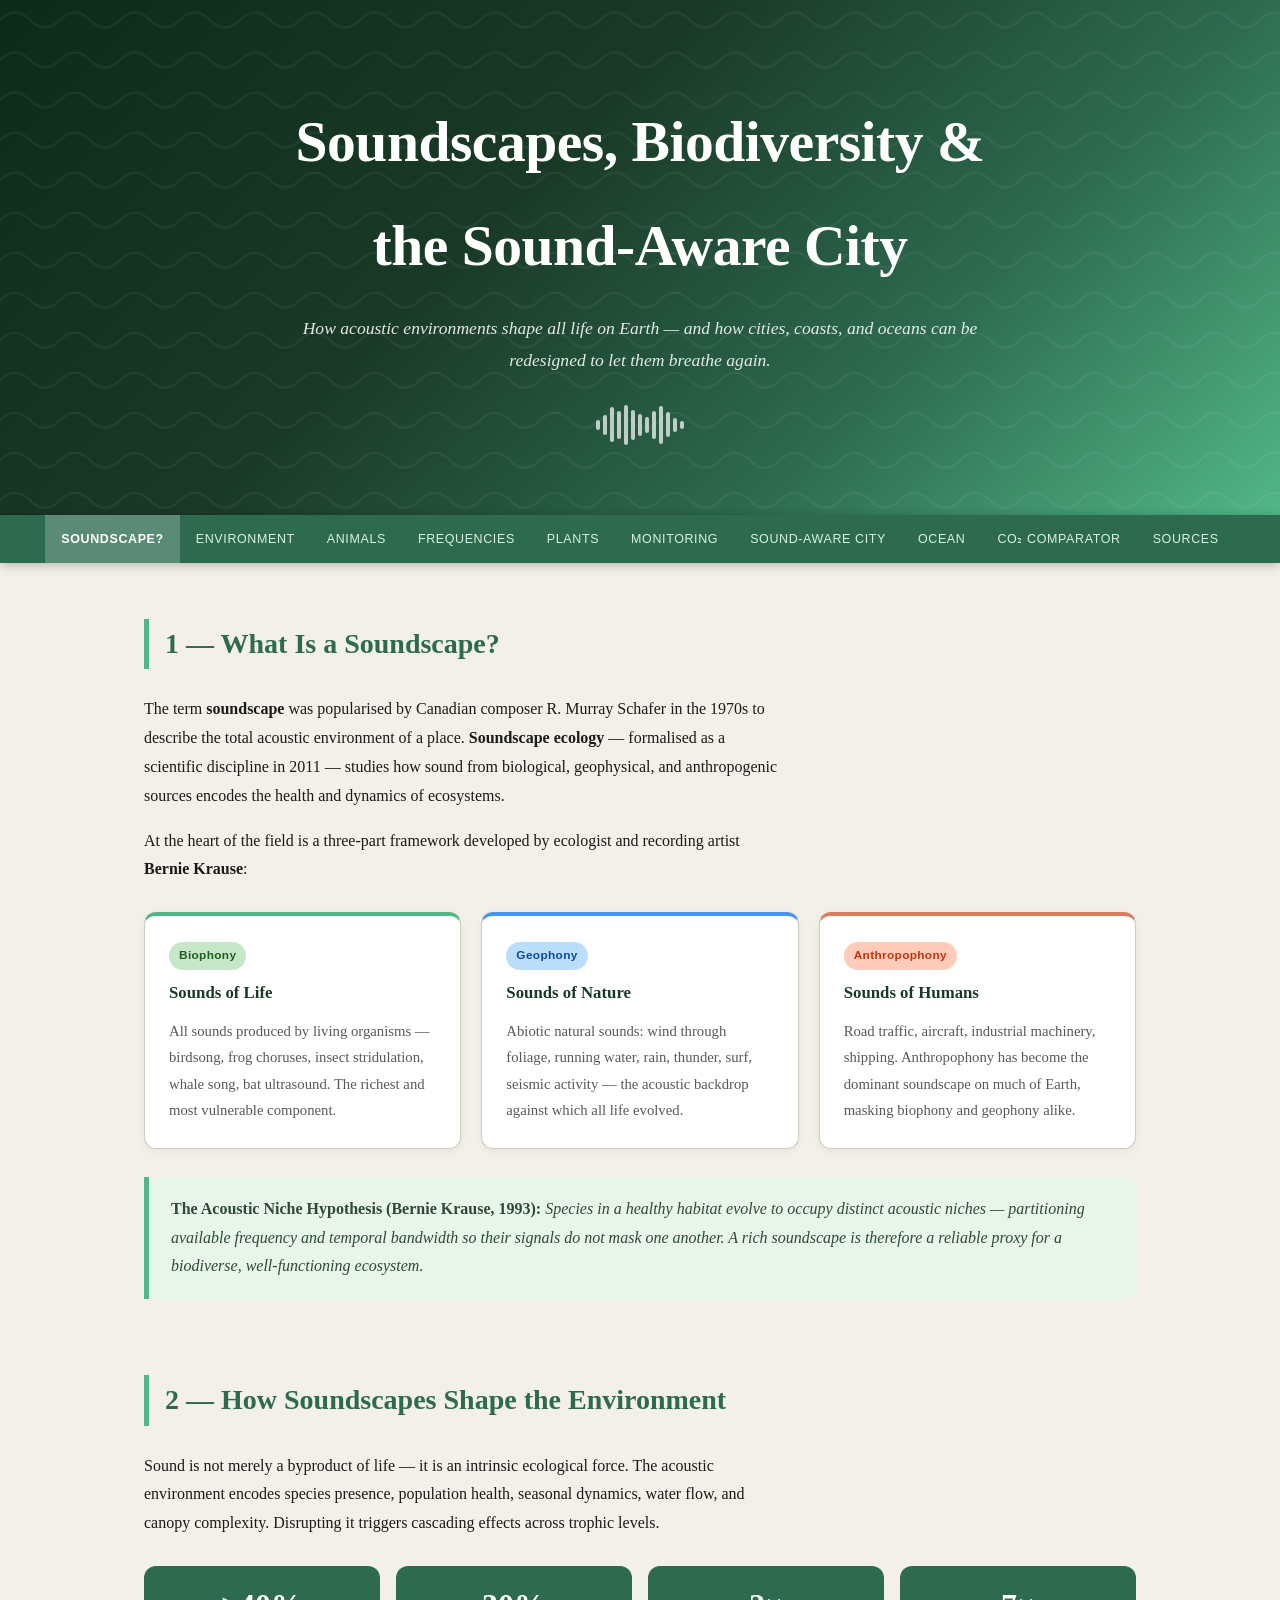
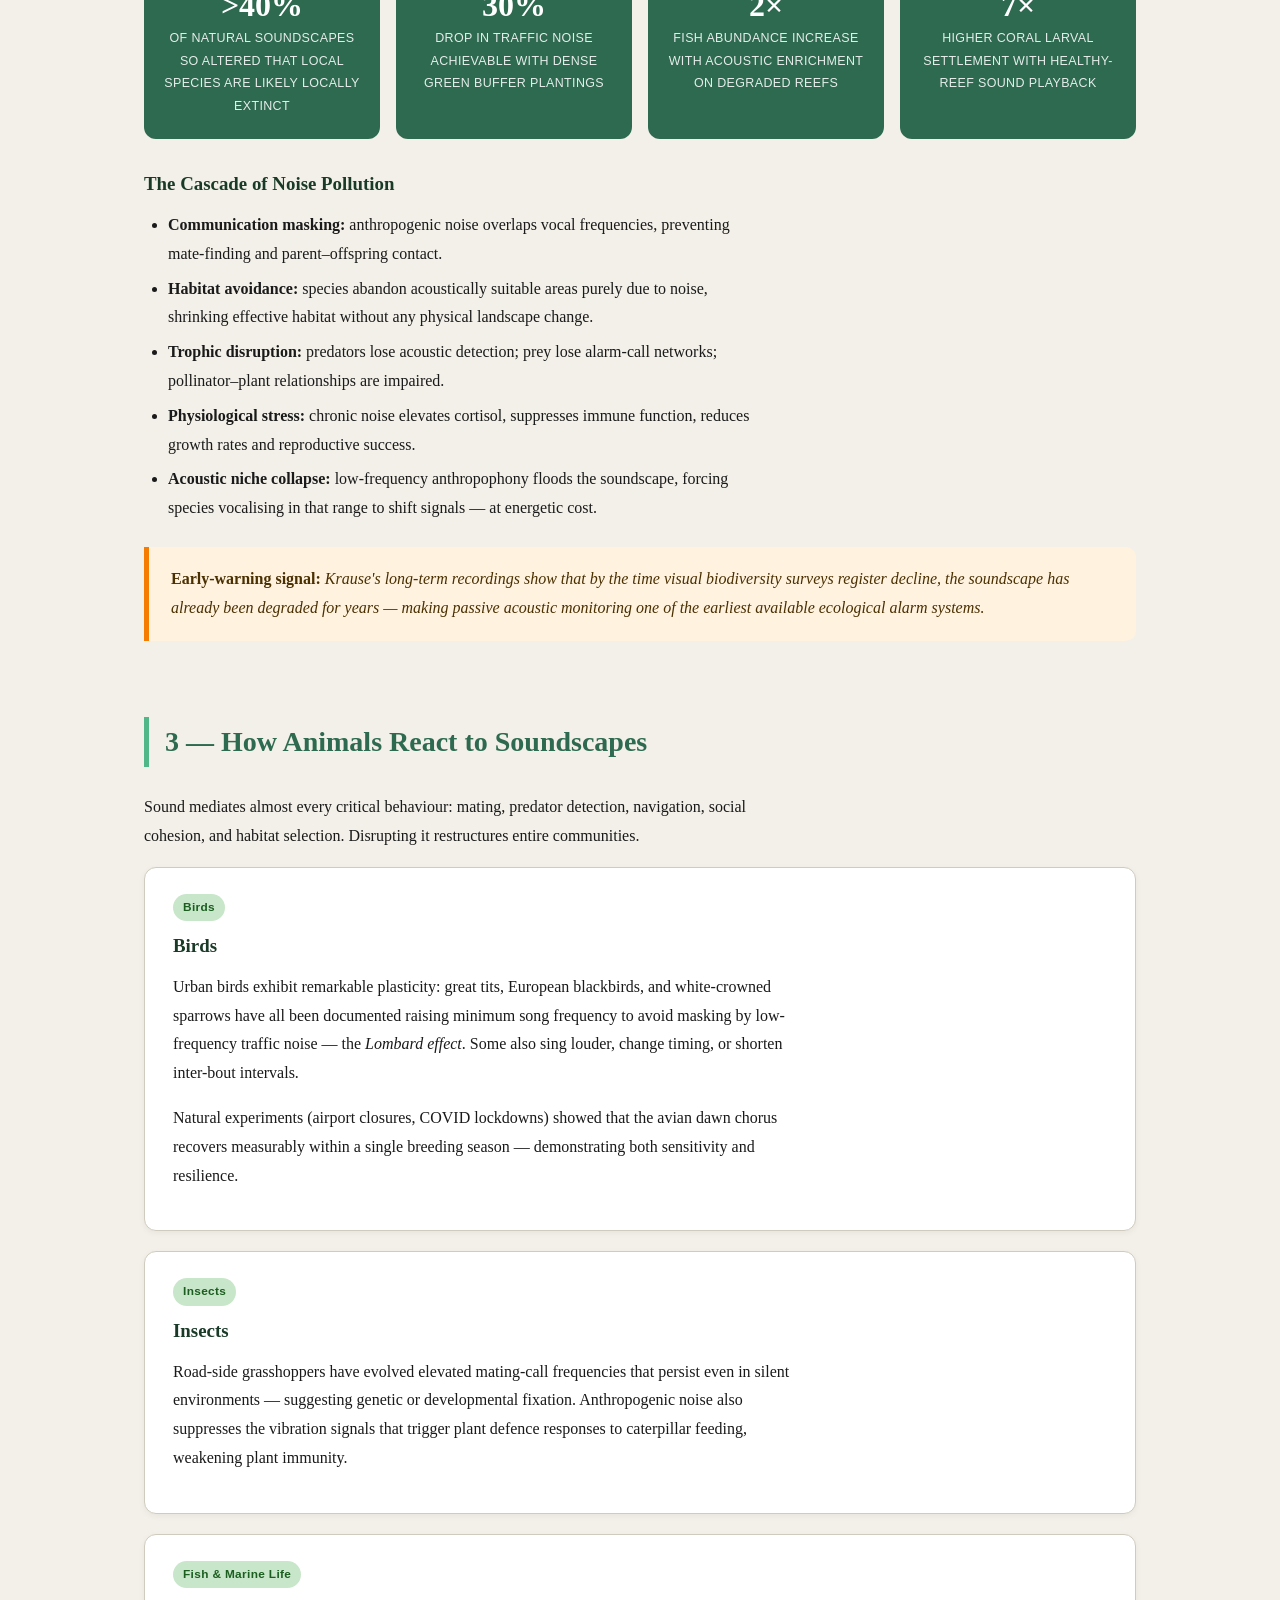
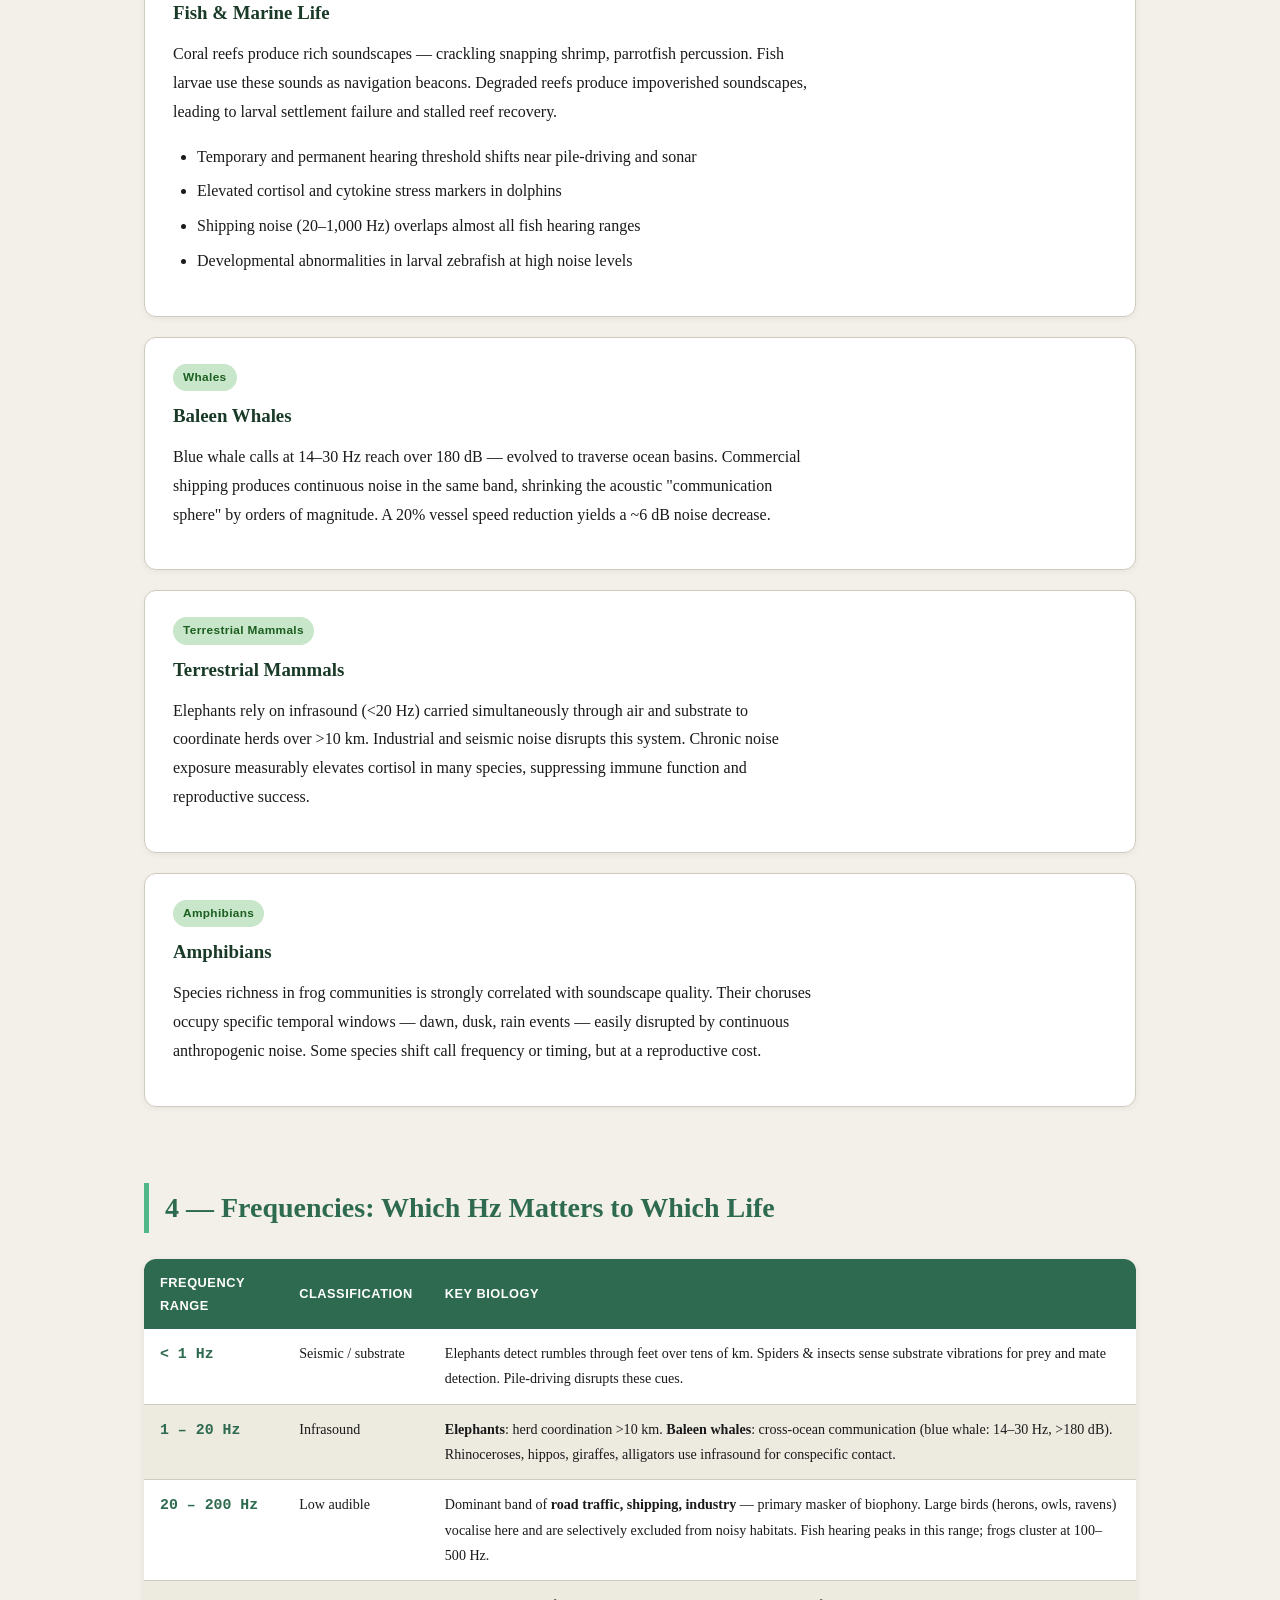
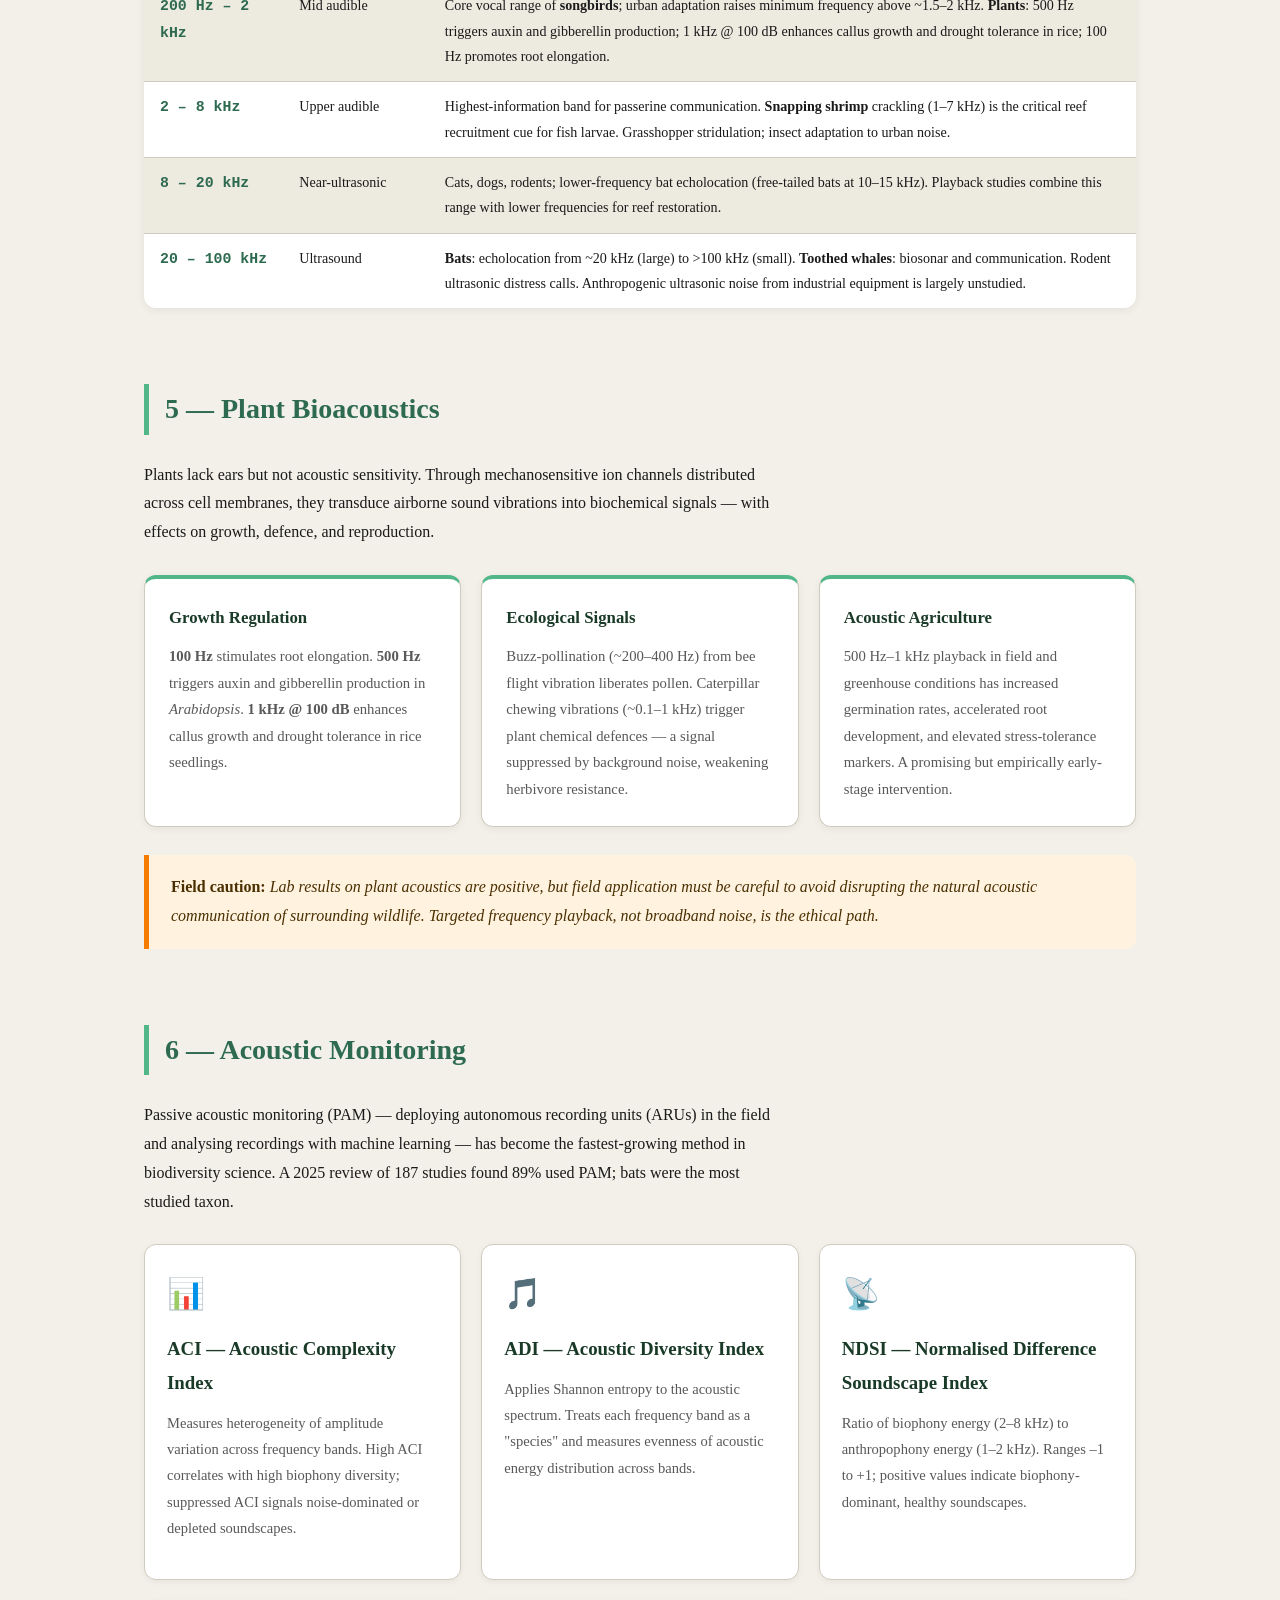
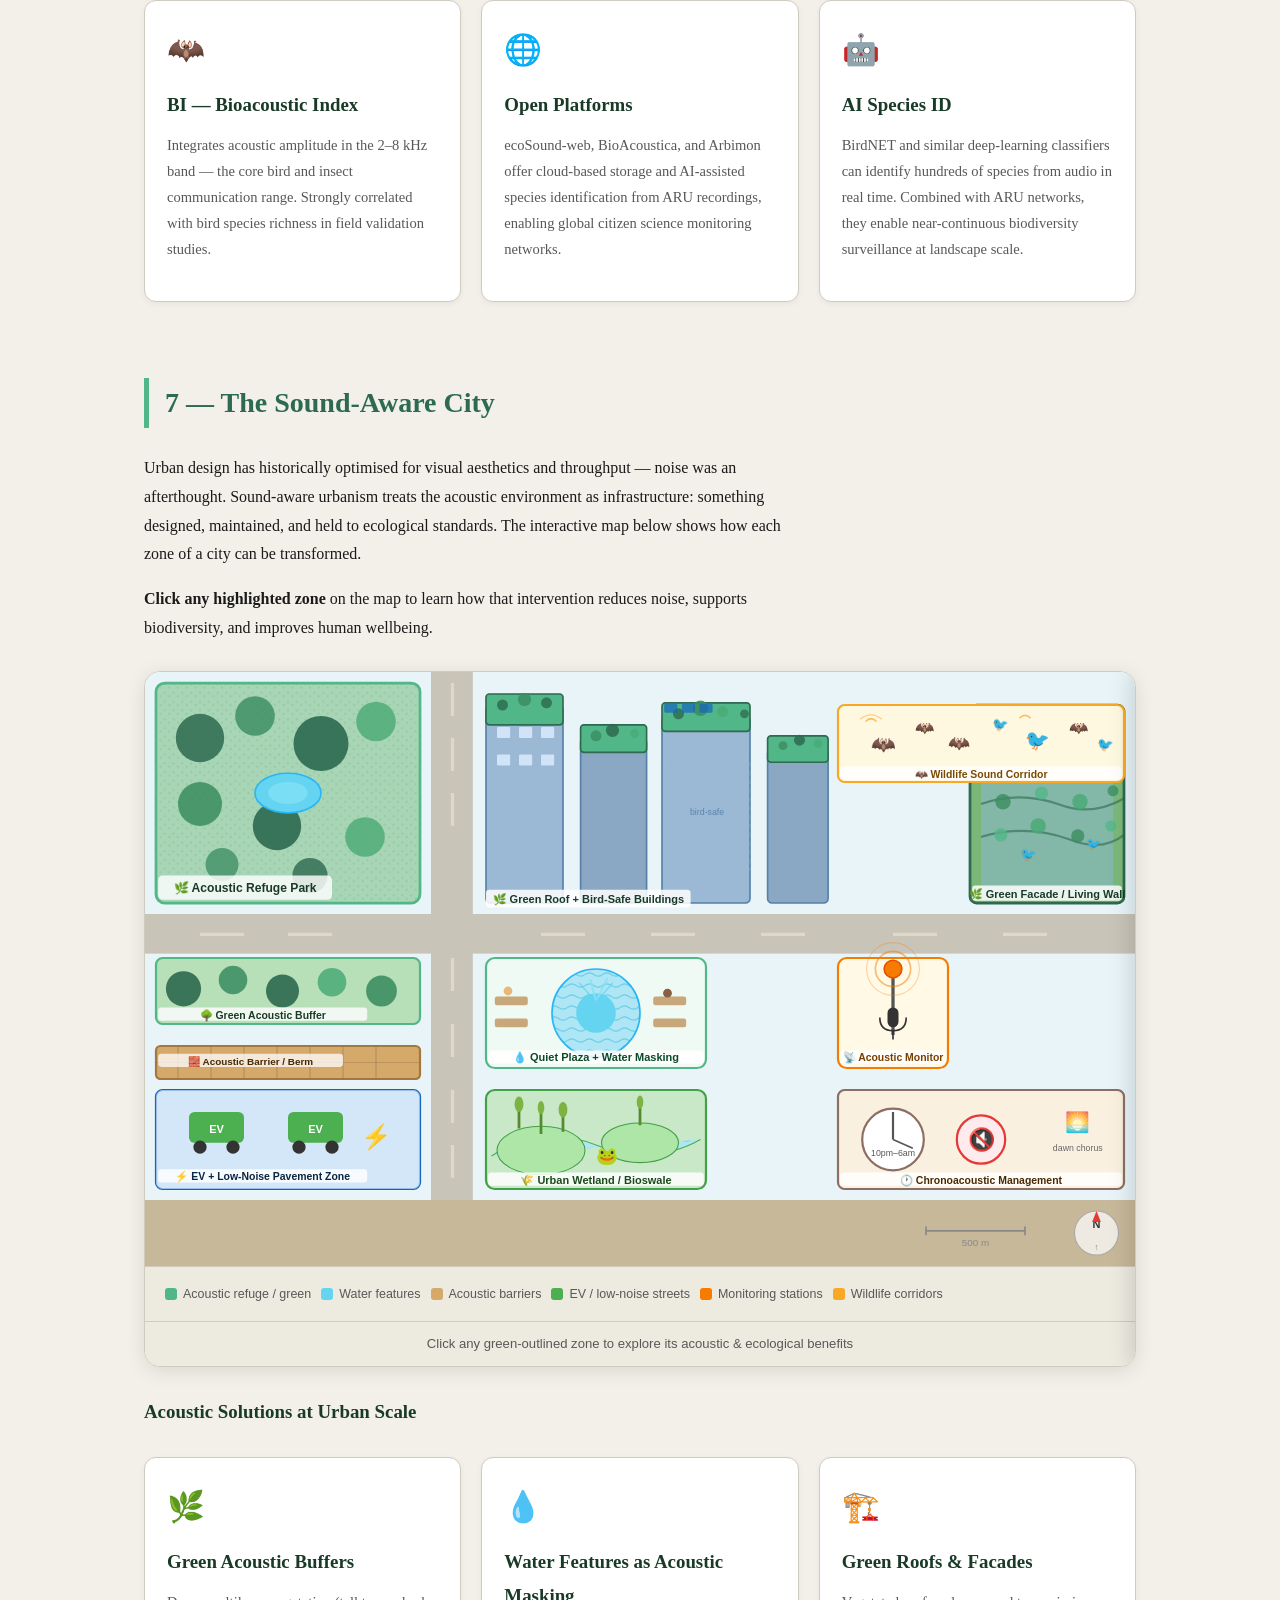
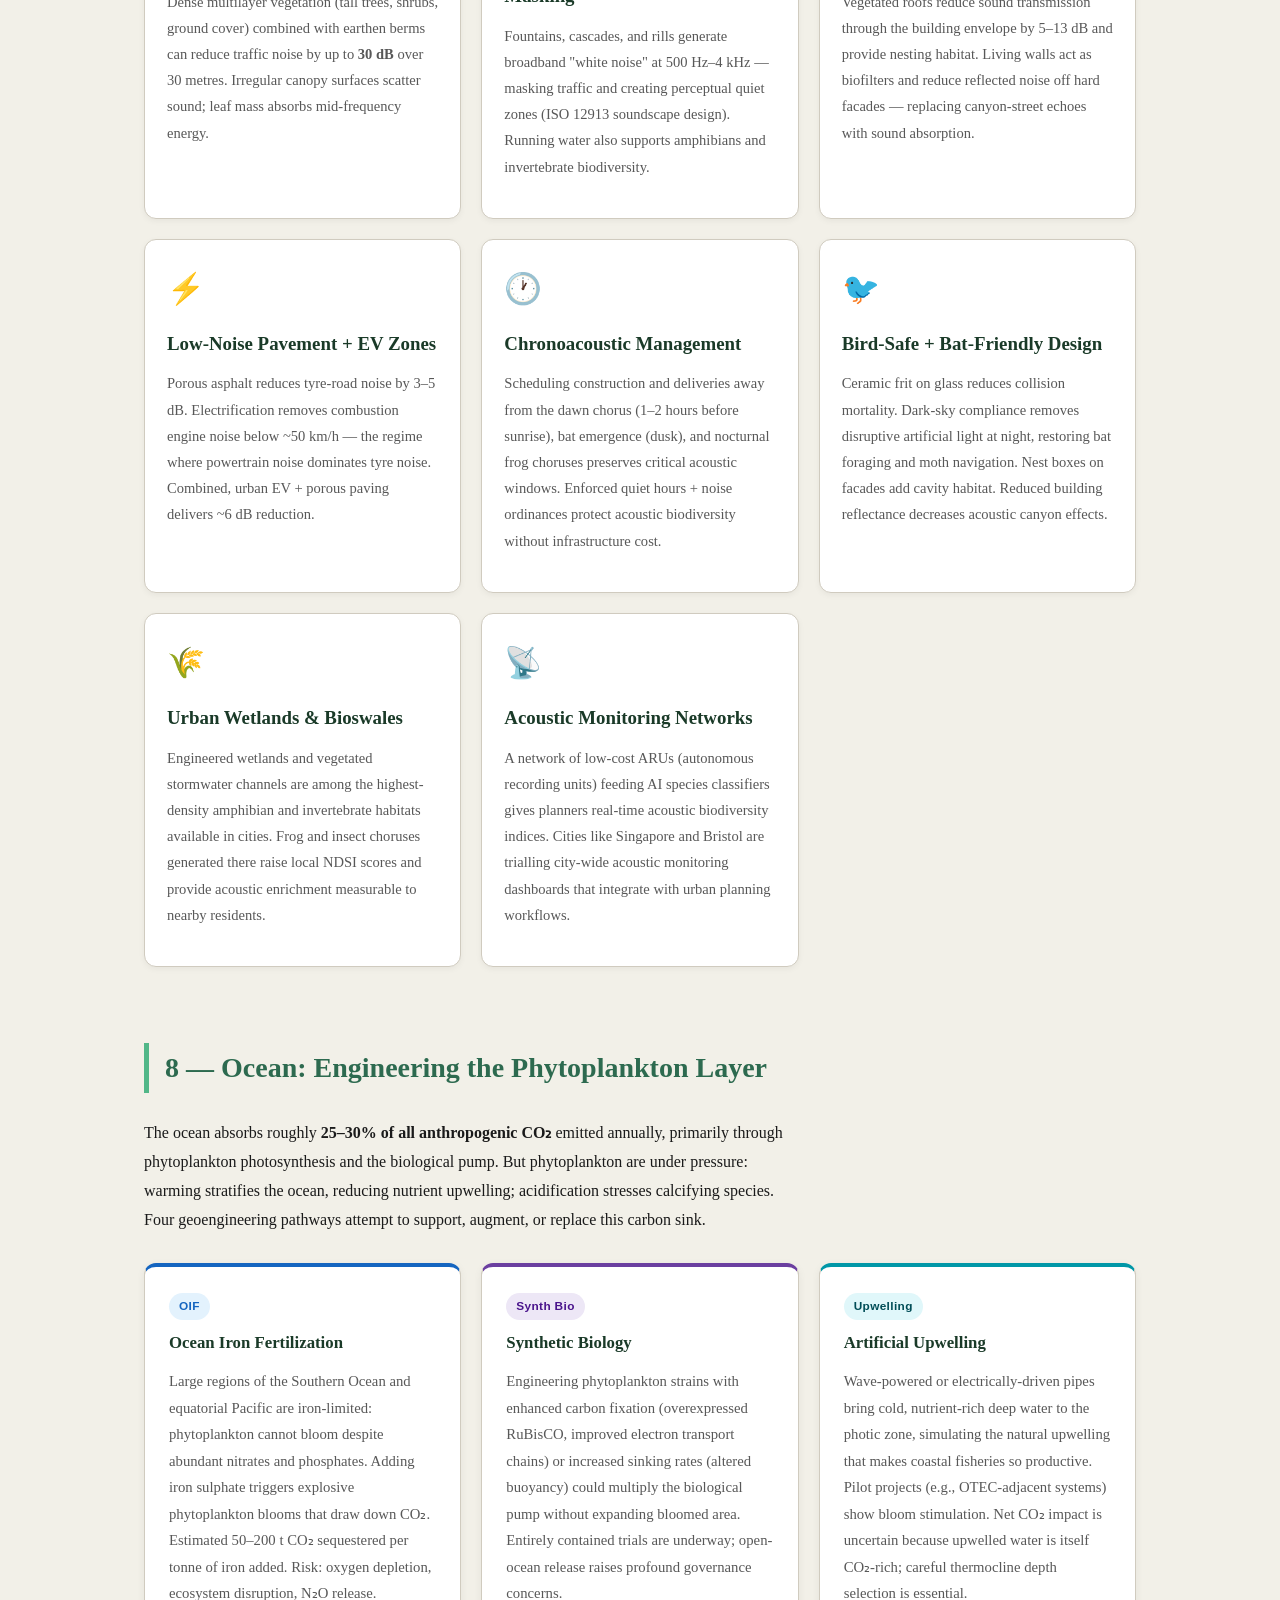
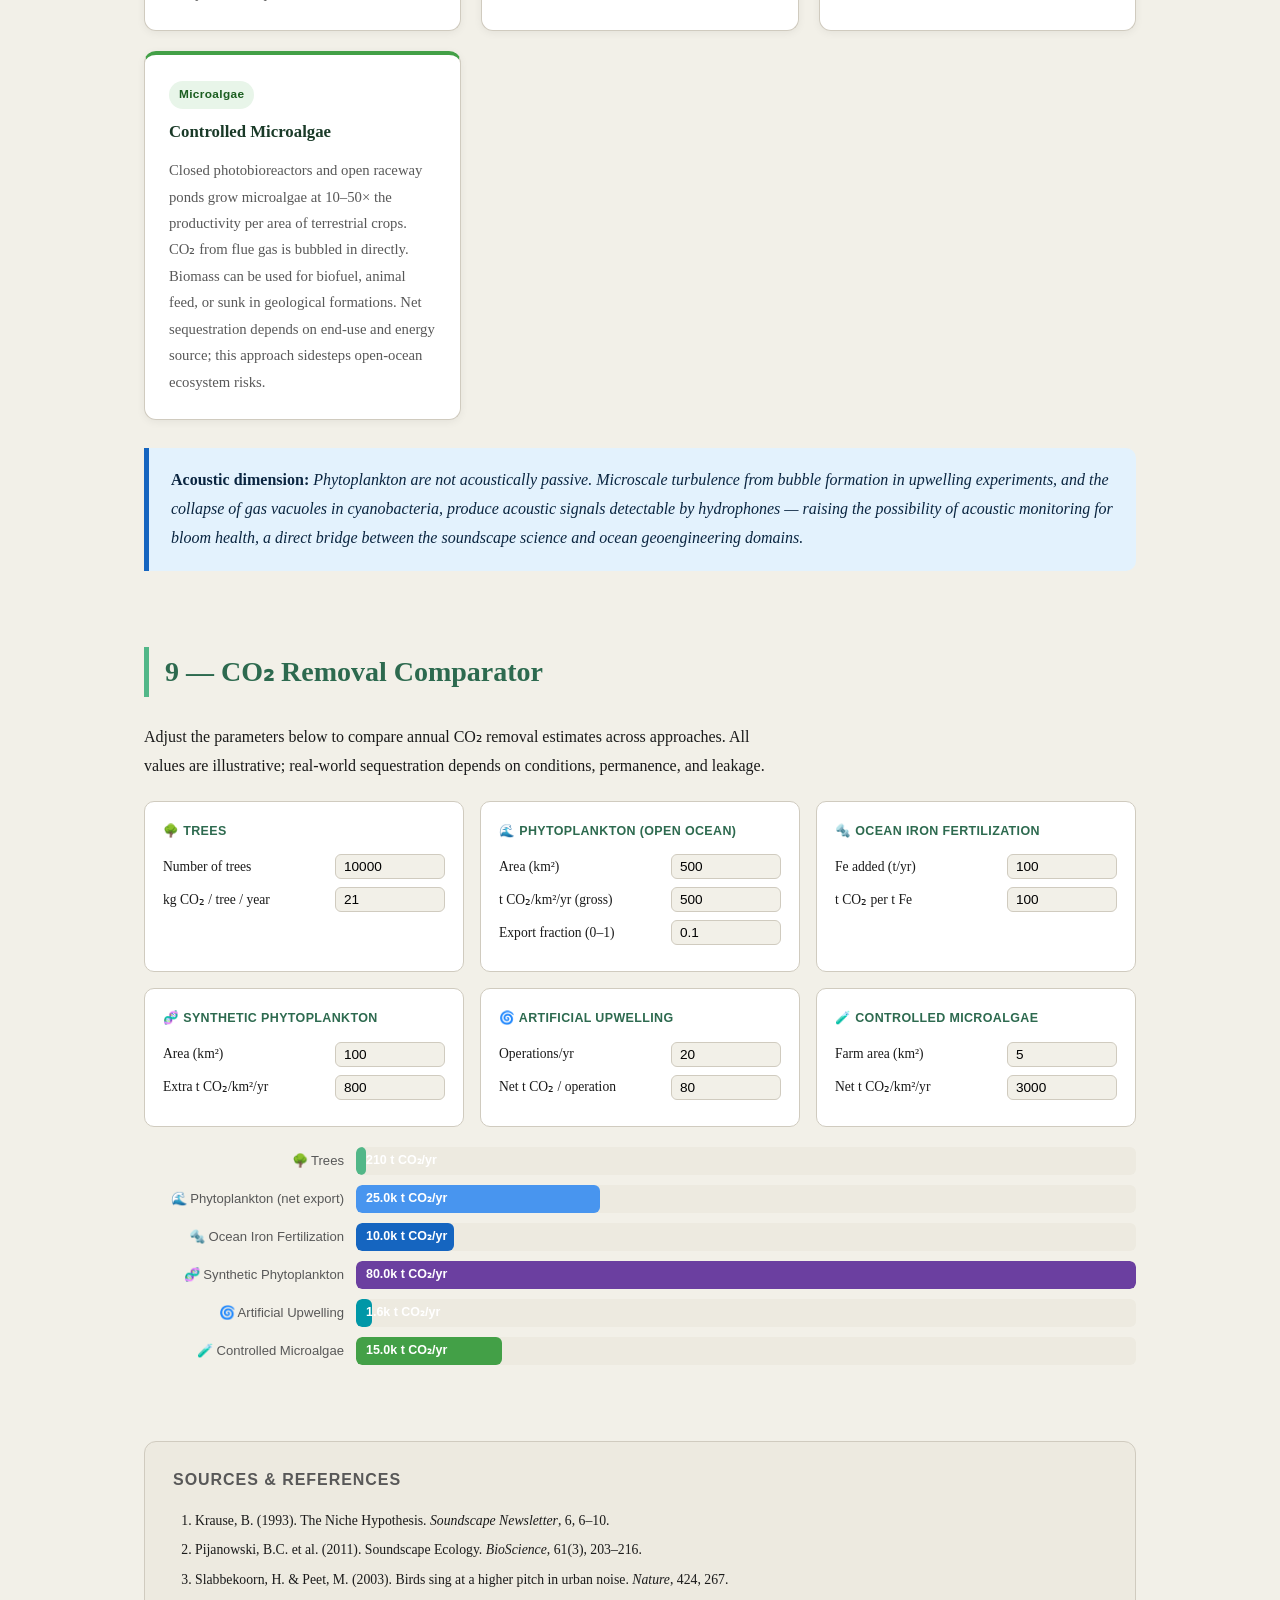
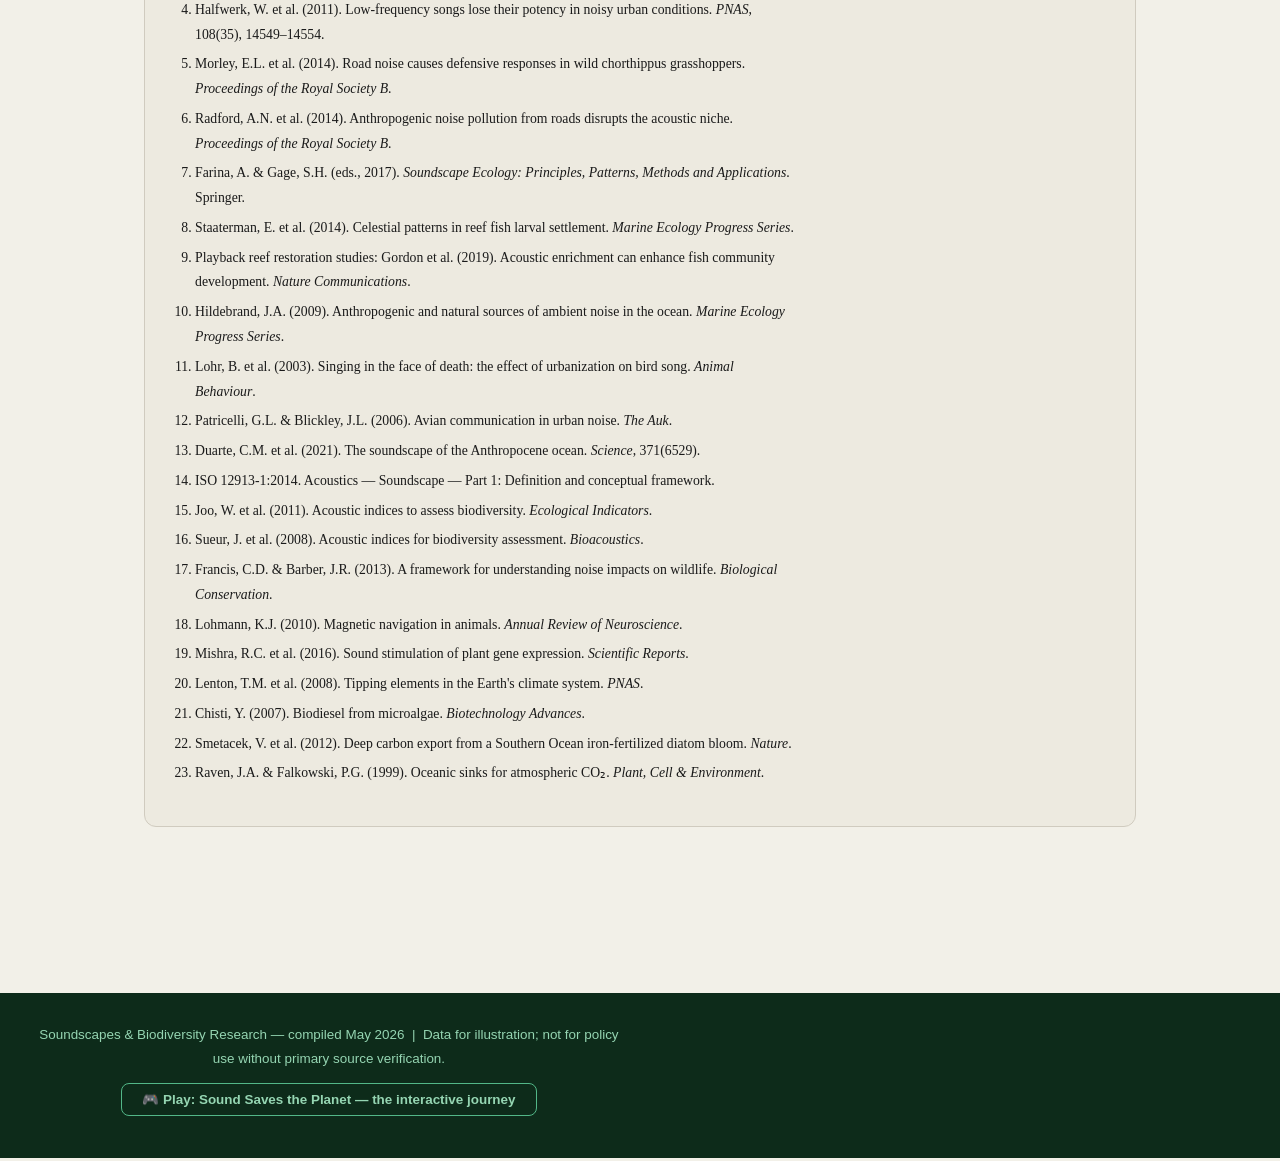
<file: soundscapes-city.html>
<!DOCTYPE html>
<html lang="en">
<head>
<meta charset="UTF-8"/>
<meta name="viewport" content="width=device-width, initial-scale=1.0"/>
<title>Soundscapes, Biodiversity &amp; the Sound-Aware City</title>
<style>
:root {
  --bg: #f2f0e8;
  --surface: #ffffff;
  --surface2: #edeae0;
  --accent: #2d6a4f;
  --accent2: #52b788;
  --accent3: #95d5b2;
  --text: #1a1a1a;
  --muted: #585858;
  --border: #d0cbbf;
  --ocean: #1565c0;
  --teal: #0097a7;
  --purple: #6b3fa0;
  --warn: #e07a5f;
}
*{box-sizing:border-box;margin:0;padding:0}
html{scroll-behavior:smooth}
body{font-family:'Georgia',serif;background:var(--bg);color:var(--text);line-height:1.8;overflow-x:hidden}

/* ── HERO ── */
.hero{
  background:linear-gradient(135deg,#0d2b1a 0%,#1a3a28 40%,#2d6a4f 70%,#52b788 100%);
  color:#fff;padding:90px 40px 70px;text-align:center;position:relative;overflow:hidden;
}
.hero::before{
  content:'';position:absolute;inset:0;
  background:url("data:image/svg+xml,%3Csvg xmlns='http://www.w3.org/2000/svg' width='100%25' height='100%25'%3E%3Cdefs%3E%3Cpattern id='w' x='0' y='0' width='120' height='40' patternUnits='userSpaceOnUse'%3E%3Cpath d='M0 20 Q15 5 30 20 Q45 35 60 20 Q75 5 90 20 Q105 35 120 20' fill='none' stroke='rgba(255,255,255,0.06)' stroke-width='2'/%3E%3C/pattern%3E%3C/defs%3E%3Crect width='100%25' height='100%25' fill='url(%23w)'/%3E%3C/svg%3E");
}
.hero h1{font-size:clamp(2rem,5vw,3.6rem);font-weight:700;letter-spacing:-0.5px;position:relative;margin-bottom:16px}
.hero p.sub{font-size:1.1rem;opacity:.88;max-width:700px;margin:0 auto;position:relative;font-style:italic}
.wave-bar{display:flex;align-items:center;justify-content:center;gap:3px;margin-top:28px;height:40px;position:relative}
.wave-bar span{display:inline-block;width:4px;border-radius:4px;background:rgba(255,255,255,0.7);animation:wave 1.4s ease-in-out infinite}
.wave-bar span:nth-child(1){animation-delay:0s;height:10px}
.wave-bar span:nth-child(2){animation-delay:.1s;height:20px}
.wave-bar span:nth-child(3){animation-delay:.2s;height:35px}
.wave-bar span:nth-child(4){animation-delay:.3s;height:28px}
.wave-bar span:nth-child(5){animation-delay:.4s;height:40px}
.wave-bar span:nth-child(6){animation-delay:.5s;height:30px}
.wave-bar span:nth-child(7){animation-delay:.6s;height:22px}
.wave-bar span:nth-child(8){animation-delay:.7s;height:16px}
.wave-bar span:nth-child(9){animation-delay:.8s;height:28px}
.wave-bar span:nth-child(10){animation-delay:.9s;height:38px}
.wave-bar span:nth-child(11){animation-delay:1s;height:25px}
.wave-bar span:nth-child(12){animation-delay:1.1s;height:14px}
.wave-bar span:nth-child(13){animation-delay:1.2s;height:8px}
@keyframes wave{0%,100%{transform:scaleY(1)}50%{transform:scaleY(1.8)}}

/* ── NAV ── */
nav{
  background:var(--accent);position:sticky;top:0;z-index:200;
  display:flex;flex-wrap:wrap;justify-content:center;
  box-shadow:0 2px 10px rgba(0,0,0,0.25);
}
nav a{
  color:#d8f3dc;text-decoration:none;padding:13px 16px;
  font-size:0.78rem;font-family:'Arial',sans-serif;
  letter-spacing:.05em;text-transform:uppercase;
  transition:background .2s,color .2s;
}
nav a:hover{background:rgba(255,255,255,0.18);color:#fff}
nav a.active{background:rgba(255,255,255,0.22);color:#fff;font-weight:700}

/* ── LAYOUT ── */
main{max-width:1040px;margin:0 auto;padding:56px 24px 90px}
section{margin-bottom:76px}
section>h2{
  font-size:1.75rem;color:var(--accent);
  border-left:5px solid var(--accent2);padding-left:16px;margin-bottom:26px;
}
h3{font-size:1.18rem;color:#1a3a28;margin:28px 0 10px}
p{max-width:80ch;margin-bottom:16px}
ul,ol{padding-left:24px;max-width:78ch;margin-bottom:16px}
li{margin-bottom:6px}

/* ── CARDS ── */
.card-grid{display:grid;grid-template-columns:repeat(auto-fit,minmax(270px,1fr));gap:20px;margin:28px 0}
.card{background:var(--surface);border:1px solid var(--border);border-radius:12px;padding:24px;box-shadow:0 2px 8px rgba(0,0,0,0.06)}
.card h3{margin-top:0;font-size:1.05rem}
.card p{font-size:.92rem;color:var(--muted);max-width:100%;margin:0}
.card.bio{border-top:4px solid #52b788}
.card.geo{border-top:4px solid #4895ef}
.card.anthro{border-top:4px solid #e07a5f}
.card.ocean{border-top:4px solid var(--ocean)}
.card.teal{border-top:4px solid var(--teal)}
.card.purple{border-top:4px solid var(--purple)}
.card.green{border-top:4px solid #43a047}
.card.risk{border-top:4px solid #e53935}

/* ── TAGS ── */
.tag{display:inline-block;padding:3px 10px;border-radius:20px;font-size:.74rem;font-family:'Arial',sans-serif;font-weight:700;letter-spacing:.03em;margin-right:6px;margin-bottom:8px}
.tag.bio{background:#c8e6c9;color:#1b5e20}
.tag.geo{background:#bbdefb;color:#0d47a1}
.tag.anthro{background:#ffccbc;color:#bf360c}
.tag.freq{background:#e1bee7;color:#4a148c}
.tag.ocean{background:#e3f2fd;color:#1565c0}
.tag.purple{background:#ede7f6;color:#4a148c}

/* ── STAT STRIP ── */
.stat-strip{display:flex;flex-wrap:wrap;gap:16px;margin:28px 0}
.stat{flex:1;min-width:160px;background:var(--accent);color:#fff;border-radius:12px;padding:22px 18px;text-align:center}
.stat .num{font-size:2rem;font-weight:700;display:block;line-height:1.1}
.stat .lbl{font-size:.78rem;opacity:.88;font-family:'Arial',sans-serif;letter-spacing:.03em;text-transform:uppercase;margin-top:4px;display:block}

/* ── CALLOUT ── */
.callout{background:#e8f5e9;border-left:5px solid var(--accent2);border-radius:0 10px 10px 0;padding:18px 22px;margin:24px 0;font-style:italic;color:#2e4a36}
.callout strong{font-style:normal}
.callout.warn{background:#fff3e0;border-left-color:#f57c00;color:#4a2f00}
.callout.blue{background:#e3f2fd;border-left-color:#1565c0;color:#0a2540}

/* ── FREQ TABLE ── */
.freq-table{width:100%;border-collapse:collapse;margin:24px 0;font-size:.88rem;background:var(--surface);border-radius:12px;overflow:hidden;box-shadow:0 2px 8px rgba(0,0,0,0.07)}
.freq-table th{background:var(--accent);color:#fff;padding:12px 16px;text-align:left;font-family:'Arial',sans-serif;font-size:.8rem;letter-spacing:.04em;text-transform:uppercase}
.freq-table td{padding:12px 16px;border-bottom:1px solid var(--border);vertical-align:top}
.freq-table tr:last-child td{border-bottom:none}
.freq-table tr:nth-child(even) td{background:var(--surface2)}
.freq-table .hz{font-weight:700;color:var(--accent);font-family:monospace;font-size:.93rem}

/* ── SPECIES BLOCKS ── */
.species-block{background:var(--surface);border:1px solid var(--border);border-radius:12px;padding:24px 28px;margin-bottom:20px;box-shadow:0 2px 6px rgba(0,0,0,0.05)}
.species-block h3{margin-top:0}

/* ── SOLUTION GRID ── */
.solution-grid{display:grid;grid-template-columns:repeat(auto-fit,minmax(280px,1fr));gap:20px;margin:28px 0}
.solution-box{background:var(--surface);border:1px solid var(--border);border-radius:12px;padding:22px;box-shadow:0 2px 6px rgba(0,0,0,0.05)}
.solution-box .icon{font-size:1.9rem;margin-bottom:10px;display:block}
.solution-box h3{margin-top:0}
.solution-box p{font-size:.91rem;color:var(--muted);max-width:100%}

/* ── CITY MAP ── */
#city-map-wrapper{position:relative;background:var(--surface);border:1px solid var(--border);border-radius:16px;overflow:hidden;box-shadow:0 4px 20px rgba(0,0,0,0.1);margin:28px 0}
#city-svg{display:block;width:100%;height:auto;cursor:default}
#city-svg .zone{cursor:pointer;transition:opacity .2s}
#city-svg .zone:hover{opacity:.82}
#city-svg .zone:focus{outline:3px solid #fff;outline-offset:2px}
.city-panel{
  position:absolute;right:0;top:0;bottom:0;width:340px;
  background:#fff;border-left:3px solid var(--accent2);
  padding:28px 22px;overflow-y:auto;transform:translateX(100%);
  transition:transform .35s cubic-bezier(.4,0,.2,1);
  box-shadow:-6px 0 20px rgba(0,0,0,0.12);z-index:10;
}
.city-panel.open{transform:translateX(0)}
.city-panel h3{font-size:1.15rem;color:var(--accent);margin-bottom:10px}
.city-panel .panel-tag{display:inline-block;padding:3px 10px;border-radius:20px;font-size:.72rem;font-family:'Arial',sans-serif;font-weight:700;text-transform:uppercase;letter-spacing:.04em;margin-bottom:14px}
.city-panel p{font-size:.9rem;line-height:1.7;color:var(--text);max-width:100%;margin-bottom:10px}
.city-panel ul{padding-left:18px;font-size:.88rem;color:var(--muted)}
.city-panel ul li{margin-bottom:5px}
.city-panel .panel-stat{background:var(--bg);border-radius:8px;padding:10px 14px;margin:12px 0;font-size:.85rem;color:var(--accent);font-weight:700;border-left:4px solid var(--accent2)}
.city-panel-close{position:absolute;top:14px;right:14px;background:none;border:none;font-size:1.4rem;cursor:pointer;color:var(--muted);line-height:1}
.city-panel-close:hover{color:var(--text)}
.city-legend{display:flex;flex-wrap:wrap;gap:10px;padding:16px 20px;background:var(--surface2);border-top:1px solid var(--border)}
.city-legend-item{display:flex;align-items:center;gap:6px;font-size:.78rem;font-family:'Arial',sans-serif;color:var(--muted)}
.city-legend-dot{width:12px;height:12px;border-radius:3px;flex-shrink:0}
.city-hint{text-align:center;padding:10px;font-size:.82rem;font-family:'Arial',sans-serif;color:var(--muted);background:var(--surface2);border-top:1px solid var(--border)}

/* ── CO2 COMPARATOR ── */
.co2-controls{display:grid;grid-template-columns:repeat(auto-fit,minmax(240px,1fr));gap:16px;margin:20px 0}
.co2-block{background:var(--surface);border:1px solid var(--border);border-radius:10px;padding:18px}
.co2-block h4{font-size:.95rem;color:var(--accent);margin-bottom:12px;font-family:'Arial',sans-serif;letter-spacing:.03em;text-transform:uppercase;font-size:.78rem}
.co2-block label{display:flex;justify-content:space-between;align-items:center;font-size:.85rem;margin-bottom:8px;gap:10px;flex-wrap:wrap}
.co2-block input[type=number]{width:110px;padding:4px 8px;border:1px solid var(--border);border-radius:6px;font-size:.85rem;background:var(--bg)}
#co2-chart-wrap{margin:20px 0}
.co2-bar-row{display:flex;align-items:center;gap:12px;margin-bottom:10px}
.co2-bar-label{width:200px;font-size:.82rem;font-family:'Arial',sans-serif;text-align:right;color:var(--muted);flex-shrink:0}
.co2-bar-track{flex:1;background:var(--surface2);border-radius:6px;height:28px;position:relative;overflow:hidden}
.co2-bar-fill{height:100%;border-radius:6px;transition:width .5s ease;display:flex;align-items:center;padding-left:10px;font-size:.78rem;font-family:'Arial',sans-serif;color:#fff;font-weight:700;white-space:nowrap}

/* ── SOURCES ── */
.sources{background:var(--surface2);border:1px solid var(--border);border-radius:12px;padding:24px 28px;margin-top:60px}
.sources h2{font-size:1rem;color:var(--muted);border:none;padding:0;margin-bottom:14px;font-family:'Arial',sans-serif;text-transform:uppercase;letter-spacing:.06em}
.sources ol{padding-left:22px}
.sources li{margin-bottom:5px;font-size:.86rem}
.sources a{color:var(--accent);text-decoration:none}
.sources a:hover{text-decoration:underline}

/* ── FOOTER ── */
footer{background:#0d2b1a;color:#95d5b2;text-align:center;padding:30px;font-size:.84rem;font-family:'Arial',sans-serif}
footer a{color:var(--accent3);text-decoration:none}

@media(max-width:700px){
  .hero{padding:50px 20px 40px}
  main{padding:30px 16px 60px}
  nav a{padding:10px 10px;font-size:.72rem}
  .city-panel{width:100%;top:auto;bottom:0;height:60%;transform:translateY(100%);border-left:none;border-top:3px solid var(--accent2)}
  .city-panel.open{transform:translateY(0)}
}
</style>
</head>
<body>

<!-- HERO -->
<header class="hero">
  <h1>Soundscapes, Biodiversity &amp;<br>the Sound-Aware City</h1>
  <p class="sub">How acoustic environments shape all life on Earth — and how cities, coasts, and oceans can be redesigned to let them breathe again.</p>
  <div class="wave-bar" aria-hidden="true">
    <span></span><span></span><span></span><span></span><span></span>
    <span></span><span></span><span></span><span></span><span></span>
    <span></span><span></span><span></span>
  </div>
</header>

<!-- NAV -->
<nav id="main-nav">
  <a href="#what">Soundscape?</a>
  <a href="#environment">Environment</a>
  <a href="#animals">Animals</a>
  <a href="#frequencies">Frequencies</a>
  <a href="#plants">Plants</a>
  <a href="#monitoring">Monitoring</a>
  <a href="#city">Sound-Aware City</a>
  <a href="#ocean">Ocean</a>
  <a href="#co2">CO₂ Comparator</a>
  <a href="#sources">Sources</a>
</nav>

<main>

<!-- ══════════════════════════════════════════ -->
<!-- 1. WHAT IS A SOUNDSCAPE -->
<!-- ══════════════════════════════════════════ -->
<section id="what">
  <h2>1 — What Is a Soundscape?</h2>
  <p>The term <strong>soundscape</strong> was popularised by Canadian composer R. Murray Schafer in the 1970s to describe the total acoustic environment of a place. <strong>Soundscape ecology</strong> — formalised as a scientific discipline in 2011 — studies how sound from biological, geophysical, and anthropogenic sources encodes the health and dynamics of ecosystems.</p>
  <p>At the heart of the field is a three-part framework developed by ecologist and recording artist <strong>Bernie Krause</strong>:</p>
  <div class="card-grid">
    <div class="card bio">
      <span class="tag bio">Biophony</span>
      <h3>Sounds of Life</h3>
      <p>All sounds produced by living organisms — birdsong, frog choruses, insect stridulation, whale song, bat ultrasound. The richest and most vulnerable component.</p>
    </div>
    <div class="card geo">
      <span class="tag geo">Geophony</span>
      <h3>Sounds of Nature</h3>
      <p>Abiotic natural sounds: wind through foliage, running water, rain, thunder, surf, seismic activity — the acoustic backdrop against which all life evolved.</p>
    </div>
    <div class="card anthro">
      <span class="tag anthro">Anthropophony</span>
      <h3>Sounds of Humans</h3>
      <p>Road traffic, aircraft, industrial machinery, shipping. Anthropophony has become the dominant soundscape on much of Earth, masking biophony and geophony alike.</p>
    </div>
  </div>
  <div class="callout">
    <strong>The Acoustic Niche Hypothesis (Bernie Krause, 1993):</strong> Species in a healthy habitat evolve to occupy distinct acoustic niches — partitioning available frequency and temporal bandwidth so their signals do not mask one another. A rich soundscape is therefore a reliable proxy for a biodiverse, well-functioning ecosystem.
  </div>
</section>

<!-- ══════════════════════════════════════════ -->
<!-- 2. ENVIRONMENT -->
<!-- ══════════════════════════════════════════ -->
<section id="environment">
  <h2>2 — How Soundscapes Shape the Environment</h2>
  <p>Sound is not merely a byproduct of life — it is an intrinsic ecological force. The acoustic environment encodes species presence, population health, seasonal dynamics, water flow, and canopy complexity. Disrupting it triggers cascading effects across trophic levels.</p>
  <div class="stat-strip">
    <div class="stat"><span class="num">&gt;40%</span><span class="lbl">of natural soundscapes so altered that local species are likely locally extinct</span></div>
    <div class="stat"><span class="num">30%</span><span class="lbl">drop in traffic noise achievable with dense green buffer plantings</span></div>
    <div class="stat"><span class="num">2×</span><span class="lbl">fish abundance increase with acoustic enrichment on degraded reefs</span></div>
    <div class="stat"><span class="num">7×</span><span class="lbl">higher coral larval settlement with healthy-reef sound playback</span></div>
  </div>
  <h3>The Cascade of Noise Pollution</h3>
  <ul>
    <li><strong>Communication masking:</strong> anthropogenic noise overlaps vocal frequencies, preventing mate-finding and parent–offspring contact.</li>
    <li><strong>Habitat avoidance:</strong> species abandon acoustically suitable areas purely due to noise, shrinking effective habitat without any physical landscape change.</li>
    <li><strong>Trophic disruption:</strong> predators lose acoustic detection; prey lose alarm-call networks; pollinator–plant relationships are impaired.</li>
    <li><strong>Physiological stress:</strong> chronic noise elevates cortisol, suppresses immune function, reduces growth rates and reproductive success.</li>
    <li><strong>Acoustic niche collapse:</strong> low-frequency anthropophony floods the soundscape, forcing species vocalising in that range to shift signals — at energetic cost.</li>
  </ul>
  <div class="callout warn">
    <strong>Early-warning signal:</strong> Krause's long-term recordings show that by the time visual biodiversity surveys register decline, the soundscape has already been degraded for years — making passive acoustic monitoring one of the earliest available ecological alarm systems.
  </div>
</section>

<!-- ══════════════════════════════════════════ -->
<!-- 3. ANIMALS -->
<!-- ══════════════════════════════════════════ -->
<section id="animals">
  <h2>3 — How Animals React to Soundscapes</h2>
  <p>Sound mediates almost every critical behaviour: mating, predator detection, navigation, social cohesion, and habitat selection. Disrupting it restructures entire communities.</p>

  <div class="species-block">
    <span class="tag bio">Birds</span>
    <h3>Birds</h3>
    <p>Urban birds exhibit remarkable plasticity: great tits, European blackbirds, and white-crowned sparrows have all been documented raising minimum song frequency to avoid masking by low-frequency traffic noise — the <em>Lombard effect</em>. Some also sing louder, change timing, or shorten inter-bout intervals.</p>
    <p>Natural experiments (airport closures, COVID lockdowns) showed that the avian dawn chorus recovers measurably within a single breeding season — demonstrating both sensitivity and resilience.</p>
  </div>

  <div class="species-block">
    <span class="tag bio">Insects</span>
    <h3>Insects</h3>
    <p>Road-side grasshoppers have evolved elevated mating-call frequencies that persist even in silent environments — suggesting genetic or developmental fixation. Anthropogenic noise also suppresses the vibration signals that trigger plant defence responses to caterpillar feeding, weakening plant immunity.</p>
  </div>

  <div class="species-block">
    <span class="tag bio">Fish &amp; Marine Life</span>
    <h3>Fish &amp; Marine Life</h3>
    <p>Coral reefs produce rich soundscapes — crackling snapping shrimp, parrotfish percussion. Fish larvae use these sounds as navigation beacons. Degraded reefs produce impoverished soundscapes, leading to larval settlement failure and stalled reef recovery.</p>
    <ul>
      <li>Temporary and permanent hearing threshold shifts near pile-driving and sonar</li>
      <li>Elevated cortisol and cytokine stress markers in dolphins</li>
      <li>Shipping noise (20–1,000 Hz) overlaps almost all fish hearing ranges</li>
      <li>Developmental abnormalities in larval zebrafish at high noise levels</li>
    </ul>
  </div>

  <div class="species-block">
    <span class="tag bio">Whales</span>
    <h3>Baleen Whales</h3>
    <p>Blue whale calls at 14–30 Hz reach over 180 dB — evolved to traverse ocean basins. Commercial shipping produces continuous noise in the same band, shrinking the acoustic "communication sphere" by orders of magnitude. A 20% vessel speed reduction yields a ~6 dB noise decrease.</p>
  </div>

  <div class="species-block">
    <span class="tag bio">Terrestrial Mammals</span>
    <h3>Terrestrial Mammals</h3>
    <p>Elephants rely on infrasound (&lt;20 Hz) carried simultaneously through air and substrate to coordinate herds over &gt;10 km. Industrial and seismic noise disrupts this system. Chronic noise exposure measurably elevates cortisol in many species, suppressing immune function and reproductive success.</p>
  </div>

  <div class="species-block">
    <span class="tag bio">Amphibians</span>
    <h3>Amphibians</h3>
    <p>Species richness in frog communities is strongly correlated with soundscape quality. Their choruses occupy specific temporal windows — dawn, dusk, rain events — easily disrupted by continuous anthropogenic noise. Some species shift call frequency or timing, but at a reproductive cost.</p>
  </div>
</section>

<!-- ══════════════════════════════════════════ -->
<!-- 4. FREQUENCIES -->
<!-- ══════════════════════════════════════════ -->
<section id="frequencies">
  <h2>4 — Frequencies: Which Hz Matters to Which Life</h2>
  <table class="freq-table">
    <thead><tr><th>Frequency Range</th><th>Classification</th><th>Key Biology</th></tr></thead>
    <tbody>
      <tr><td class="hz">&lt; 1 Hz</td><td>Seismic / substrate</td><td>Elephants detect rumbles through feet over tens of km. Spiders &amp; insects sense substrate vibrations for prey and mate detection. Pile-driving disrupts these cues.</td></tr>
      <tr><td class="hz">1 – 20 Hz</td><td>Infrasound</td><td><strong>Elephants</strong>: herd coordination &gt;10 km. <strong>Baleen whales</strong>: cross-ocean communication (blue whale: 14–30 Hz, &gt;180 dB). Rhinoceroses, hippos, giraffes, alligators use infrasound for conspecific contact.</td></tr>
      <tr><td class="hz">20 – 200 Hz</td><td>Low audible</td><td>Dominant band of <strong>road traffic, shipping, industry</strong> — primary masker of biophony. Large birds (herons, owls, ravens) vocalise here and are selectively excluded from noisy habitats. Fish hearing peaks in this range; frogs cluster at 100–500 Hz.</td></tr>
      <tr><td class="hz">200 Hz – 2 kHz</td><td>Mid audible</td><td>Core vocal range of <strong>songbirds</strong>; urban adaptation raises minimum frequency above ~1.5–2 kHz. <strong>Plants</strong>: 500 Hz triggers auxin and gibberellin production; 1 kHz @ 100 dB enhances callus growth and drought tolerance in rice; 100 Hz promotes root elongation.</td></tr>
      <tr><td class="hz">2 – 8 kHz</td><td>Upper audible</td><td>Highest-information band for passerine communication. <strong>Snapping shrimp</strong> crackling (1–7 kHz) is the critical reef recruitment cue for fish larvae. Grasshopper stridulation; insect adaptation to urban noise.</td></tr>
      <tr><td class="hz">8 – 20 kHz</td><td>Near-ultrasonic</td><td>Cats, dogs, rodents; lower-frequency bat echolocation (free-tailed bats at 10–15 kHz). Playback studies combine this range with lower frequencies for reef restoration.</td></tr>
      <tr><td class="hz">20 – 100 kHz</td><td>Ultrasound</td><td><strong>Bats</strong>: echolocation from ~20 kHz (large) to &gt;100 kHz (small). <strong>Toothed whales</strong>: biosonar and communication. Rodent ultrasonic distress calls. Anthropogenic ultrasonic noise from industrial equipment is largely unstudied.</td></tr>
    </tbody>
  </table>
</section>

<!-- ══════════════════════════════════════════ -->
<!-- 5. PLANTS -->
<!-- ══════════════════════════════════════════ -->
<section id="plants">
  <h2>5 — Plant Bioacoustics</h2>
  <p>Plants lack ears but not acoustic sensitivity. Through mechanosensitive ion channels distributed across cell membranes, they transduce airborne sound vibrations into biochemical signals — with effects on growth, defence, and reproduction.</p>
  <div class="card-grid">
    <div class="card bio">
      <h3>Growth Regulation</h3>
      <p><strong>100 Hz</strong> stimulates root elongation. <strong>500 Hz</strong> triggers auxin and gibberellin production in <em>Arabidopsis</em>. <strong>1 kHz @ 100 dB</strong> enhances callus growth and drought tolerance in rice seedlings.</p>
    </div>
    <div class="card bio">
      <h3>Ecological Signals</h3>
      <p>Buzz-pollination (~200–400 Hz) from bee flight vibration liberates pollen. Caterpillar chewing vibrations (~0.1–1 kHz) trigger plant chemical defences — a signal suppressed by background noise, weakening herbivore resistance.</p>
    </div>
    <div class="card bio">
      <h3>Acoustic Agriculture</h3>
      <p>500 Hz–1 kHz playback in field and greenhouse conditions has increased germination rates, accelerated root development, and elevated stress-tolerance markers. A promising but empirically early-stage intervention.</p>
    </div>
  </div>
  <div class="callout warn">
    <strong>Field caution:</strong> Lab results on plant acoustics are positive, but field application must be careful to avoid disrupting the natural acoustic communication of surrounding wildlife. Targeted frequency playback, not broadband noise, is the ethical path.
  </div>
</section>

<!-- ══════════════════════════════════════════ -->
<!-- 6. MONITORING -->
<!-- ══════════════════════════════════════════ -->
<section id="monitoring">
  <h2>6 — Acoustic Monitoring</h2>
  <p>Passive acoustic monitoring (PAM) — deploying autonomous recording units (ARUs) in the field and analysing recordings with machine learning — has become the fastest-growing method in biodiversity science. A 2025 review of 187 studies found 89% used PAM; bats were the most studied taxon.</p>
  <div class="solution-grid">
    <div class="solution-box">
      <span class="icon">📊</span>
      <h3>ACI — Acoustic Complexity Index</h3>
      <p>Measures heterogeneity of amplitude variation across frequency bands. High ACI correlates with high biophony diversity; suppressed ACI signals noise-dominated or depleted soundscapes.</p>
    </div>
    <div class="solution-box">
      <span class="icon">🎵</span>
      <h3>ADI — Acoustic Diversity Index</h3>
      <p>Applies Shannon entropy to the acoustic spectrum. Treats each frequency band as a "species" and measures evenness of acoustic energy distribution across bands.</p>
    </div>
    <div class="solution-box">
      <span class="icon">📡</span>
      <h3>NDSI — Normalised Difference Soundscape Index</h3>
      <p>Ratio of biophony energy (2–8 kHz) to anthropophony energy (1–2 kHz). Ranges –1 to +1; positive values indicate biophony-dominant, healthy soundscapes.</p>
    </div>
    <div class="solution-box">
      <span class="icon">🦇</span>
      <h3>BI — Bioacoustic Index</h3>
      <p>Integrates acoustic amplitude in the 2–8 kHz band — the core bird and insect communication range. Strongly correlated with bird species richness in field validation studies.</p>
    </div>
    <div class="solution-box">
      <span class="icon">🌐</span>
      <h3>Open Platforms</h3>
      <p>ecoSound-web, BioAcoustica, and Arbimon offer cloud-based storage and AI-assisted species identification from ARU recordings, enabling global citizen science monitoring networks.</p>
    </div>
    <div class="solution-box">
      <span class="icon">🤖</span>
      <h3>AI Species ID</h3>
      <p>BirdNET and similar deep-learning classifiers can identify hundreds of species from audio in real time. Combined with ARU networks, they enable near-continuous biodiversity surveillance at landscape scale.</p>
    </div>
  </div>
</section>

<!-- ══════════════════════════════════════════ -->
<!-- 7. SOUND-AWARE CITY MAP -->
<!-- ══════════════════════════════════════════ -->
<section id="city">
  <h2>7 — The Sound-Aware City</h2>
  <p>Urban design has historically optimised for visual aesthetics and throughput — noise was an afterthought. Sound-aware urbanism treats the acoustic environment as infrastructure: something designed, maintained, and held to ecological standards. The interactive map below shows how each zone of a city can be transformed.</p>
  <p><strong>Click any highlighted zone</strong> on the map to learn how that intervention reduces noise, supports biodiversity, and improves human wellbeing.</p>

  <div id="city-map-wrapper">
    <!-- SVG city map -->
    <svg id="city-svg" viewBox="0 0 900 540" xmlns="http://www.w3.org/2000/svg" role="img" aria-label="Interactive sound-aware city map">
      <defs>
        <pattern id="road-pat" x="0" y="0" width="4" height="4" patternUnits="userSpaceOnUse">
          <rect width="4" height="4" fill="#ccc"/>
          <line x1="0" y1="0" x2="4" y2="4" stroke="#bbb" stroke-width=".5"/>
        </pattern>
        <pattern id="grass-pat" x="0" y="0" width="8" height="8" patternUnits="userSpaceOnUse">
          <rect width="8" height="8" fill="#a8d5b5"/>
          <circle cx="2" cy="3" r="1" fill="#7cbd92" opacity=".5"/>
          <circle cx="6" cy="6" r="1" fill="#7cbd92" opacity=".5"/>
        </pattern>
        <pattern id="water-pat" x="0" y="0" width="16" height="10" patternUnits="userSpaceOnUse">
          <rect width="16" height="10" fill="#aee6f5"/>
          <path d="M0 5 Q4 2 8 5 Q12 8 16 5" fill="none" stroke="#6dcde8" stroke-width="1"/>
        </pattern>
      </defs>

      <!-- Sky/bg -->
      <rect width="900" height="540" fill="#e8f4f8"/>
      <!-- Ground -->
      <rect y="480" width="900" height="60" fill="#c8b89a"/>

      <!-- Main roads -->
      <rect x="260" y="0" width="38" height="480" fill="#c9c4b8"/><!-- vertical main -->
      <rect x="0" y="220" width="900" height="36" fill="#c9c4b8"/><!-- horizontal main -->

      <!-- Road markings -->
      <rect x="278" y="10" width="3" height="30" fill="#e8e0d0" opacity=".7"/>
      <rect x="278" y="60" width="3" height="30" fill="#e8e0d0" opacity=".7"/>
      <rect x="278" y="110" width="3" height="30" fill="#e8e0d0" opacity=".7"/>
      <rect x="278" y="260" width="3" height="30" fill="#e8e0d0" opacity=".7"/>
      <rect x="278" y="320" width="3" height="30" fill="#e8e0d0" opacity=".7"/>
      <rect x="278" y="380" width="3" height="30" fill="#e8e0d0" opacity=".7"/>
      <rect x="278" y="430" width="3" height="30" fill="#e8e0d0" opacity=".7"/>
      <rect x="50" y="237" width="40" height="3" fill="#e8e0d0" opacity=".7"/>
      <rect x="130" y="237" width="40" height="3" fill="#e8e0d0" opacity=".7"/>
      <rect x="360" y="237" width="40" height="3" fill="#e8e0d0" opacity=".7"/>
      <rect x="460" y="237" width="40" height="3" fill="#e8e0d0" opacity=".7"/>
      <rect x="560" y="237" width="40" height="3" fill="#e8e0d0" opacity=".7"/>
      <rect x="680" y="237" width="40" height="3" fill="#e8e0d0" opacity=".7"/>
      <rect x="780" y="237" width="40" height="3" fill="#e8e0d0" opacity=".7"/>

      <!-- ── ZONE 1: Urban Park / Acoustic Refuge (top-left) ── -->
      <g class="zone" tabindex="0" data-zone="park" aria-label="Urban park – acoustic refuge">
        <rect x="10" y="10" width="240" height="200" rx="8" fill="url(#grass-pat)" stroke="#52b788" stroke-width="2.5"/>
        <!-- Trees -->
        <circle cx="50" cy="60" r="22" fill="#2d6a4f" opacity=".85"/>
        <circle cx="100" cy="40" r="18" fill="#3a8c60" opacity=".8"/>
        <circle cx="160" cy="65" r="25" fill="#2d6a4f" opacity=".9"/>
        <circle cx="210" cy="45" r="18" fill="#4aaa75" opacity=".8"/>
        <circle cx="50" cy="120" r="20" fill="#3a8c60" opacity=".85"/>
        <circle cx="120" cy="140" r="22" fill="#2d6a4f" opacity=".9"/>
        <circle cx="200" cy="150" r="18" fill="#4aaa75" opacity=".8"/>
        <circle cx="70" cy="175" r="15" fill="#3a8c60" opacity=".75"/>
        <circle cx="150" cy="185" r="16" fill="#2d6a4f" opacity=".8"/>
        <!-- Water feature -->
        <ellipse cx="130" cy="110" rx="30" ry="18" fill="#64d4f0" stroke="#29b6f6" stroke-width="1.5"/>
        <ellipse cx="130" cy="110" rx="18" ry="10" fill="#87e3f7" opacity=".7"/>
        <!-- Zone label -->
        <rect x="12" y="185" width="158" height="22" rx="4" fill="rgba(255,255,255,0.82)"/>
        <text x="91" y="200" text-anchor="middle" font-family="Arial" font-size="11" font-weight="700" fill="#1a3a28">🌿 Acoustic Refuge Park</text>
      </g>

      <!-- ── ZONE 2: Green Corridor / Tree Boulevard (vertical, left) ── -->
      <g class="zone" tabindex="0" data-zone="corridor" aria-label="Green acoustic corridor">
        <rect x="10" y="260" width="240" height="60" rx="6" fill="#b7dfb8" stroke="#52b788" stroke-width="2"/>
        <!-- Trees along boulevard -->
        <circle cx="35" cy="288" r="16" fill="#2d6a4f" opacity=".9"/>
        <circle cx="80" cy="280" r="13" fill="#3a8c60" opacity=".85"/>
        <circle cx="125" cy="290" r="15" fill="#2d6a4f" opacity=".9"/>
        <circle cx="170" cy="282" r="13" fill="#4aaa75" opacity=".85"/>
        <circle cx="215" cy="290" r="14" fill="#3a8c60" opacity=".88"/>
        <rect x="12" y="305" width="190" height="12" rx="3" fill="rgba(255,255,255,0.8)"/>
        <text x="107" y="315" text-anchor="middle" font-family="Arial" font-size="9.5" font-weight="700" fill="#1a3a28">🌳 Green Acoustic Buffer</text>
      </g>

      <!-- ── ZONE 3: Acoustic Barrier Wall ── -->
      <g class="zone" tabindex="0" data-zone="barrier" aria-label="Acoustic barrier wall">
        <rect x="10" y="340" width="240" height="30" rx="4" fill="#d4a96a" stroke="#a07840" stroke-width="2"/>
        <!-- Wall pattern -->
        <line x1="30" y1="340" x2="30" y2="370" stroke="#9a7050" stroke-width="1" opacity=".5"/>
        <line x1="60" y1="340" x2="60" y2="370" stroke="#9a7050" stroke-width="1" opacity=".5"/>
        <line x1="90" y1="340" x2="90" y2="370" stroke="#9a7050" stroke-width="1" opacity=".5"/>
        <line x1="120" y1="340" x2="120" y2="370" stroke="#9a7050" stroke-width="1" opacity=".5"/>
        <line x1="150" y1="340" x2="150" y2="370" stroke="#9a7050" stroke-width="1" opacity=".5"/>
        <line x1="180" y1="340" x2="180" y2="370" stroke="#9a7050" stroke-width="1" opacity=".5"/>
        <line x1="210" y1="340" x2="210" y2="370" stroke="#9a7050" stroke-width="1" opacity=".5"/>
        <line x1="10" y1="355" x2="250" y2="355" stroke="#9a7050" stroke-width="1" opacity=".4"/>
        <rect x="12" y="347" width="168" height="12" rx="3" fill="rgba(255,255,255,0.75)"/>
        <text x="96" y="357" text-anchor="middle" font-family="Arial" font-size="9" font-weight="700" fill="#4a2800">🧱 Acoustic Barrier / Berm</text>
      </g>

      <!-- ── ZONE 4: Low-noise pavement / EV zone ── -->
      <g class="zone" tabindex="0" data-zone="evzone" aria-label="Low-noise pavement and EV zone">
        <rect x="10" y="380" width="240" height="90" rx="6" fill="#e0f0ff" stroke="#1565c0" stroke-width="2"/>
        <!-- Road texture -->
        <rect x="10" y="380" width="240" height="90" rx="6" fill="#cfe4f7" opacity=".7"/>
        <!-- EV icons -->
        <rect x="40" y="400" width="50" height="28" rx="5" fill="#4caf50"/>
        <circle cx="50" cy="432" r="6" fill="#333"/>
        <circle cx="80" cy="432" r="6" fill="#333"/>
        <text x="65" y="419" text-anchor="middle" font-family="Arial" font-size="10" fill="white" font-weight="700">EV</text>
        <rect x="130" y="400" width="50" height="28" rx="5" fill="#4caf50"/>
        <circle cx="140" cy="432" r="6" fill="#333"/>
        <circle cx="170" cy="432" r="6" fill="#333"/>
        <text x="155" y="419" text-anchor="middle" font-family="Arial" font-size="10" fill="white" font-weight="700">EV</text>
        <!-- Charging icon -->
        <text x="210" y="430" font-size="22" text-anchor="middle">⚡</text>
        <rect x="12" y="452" width="190" height="12" rx="3" fill="rgba(255,255,255,0.85)"/>
        <text x="107" y="462" text-anchor="middle" font-family="Arial" font-size="9.5" font-weight="700" fill="#0a2540">⚡ EV + Low-Noise Pavement Zone</text>
      </g>

      <!-- ── ZONE 5: Green Roof District (top-right) ── -->
      <g class="zone" tabindex="0" data-zone="greenroof" aria-label="Green roof building district">
        <!-- Buildings -->
        <rect x="310" y="30" width="70" height="180" rx="4" fill="#9bb8d4" stroke="#5580a8" stroke-width="1.5"/>
        <rect x="310" y="20" width="70" height="28" rx="3" fill="#52b788" stroke="#2d6a4f" stroke-width="1.5"/>
        <circle cx="325" cy="30" r="5" fill="#2d6a4f" opacity=".8"/>
        <circle cx="345" cy="25" r="6" fill="#3a8c60" opacity=".8"/>
        <circle cx="365" cy="28" r="5" fill="#2d6a4f" opacity=".8"/>

        <rect x="396" y="60" width="60" height="150" rx="4" fill="#8aa8c4" stroke="#5580a8" stroke-width="1.5"/>
        <rect x="396" y="48" width="60" height="25" rx="3" fill="#52b788" stroke="#2d6a4f" stroke-width="1.5"/>
        <circle cx="410" cy="58" r="5" fill="#3a8c60" opacity=".8"/>
        <circle cx="425" cy="53" r="6" fill="#2d6a4f" opacity=".85"/>
        <circle cx="445" cy="56" r="4" fill="#4aaa75" opacity=".8"/>

        <rect x="470" y="40" width="80" height="170" rx="4" fill="#9bb8d4" stroke="#5580a8" stroke-width="1.5"/>
        <rect x="470" y="28" width="80" height="26" rx="3" fill="#52b788" stroke="#2d6a4f" stroke-width="1.5"/>
        <circle cx="485" cy="38" r="5" fill="#2d6a4f" opacity=".8"/>
        <circle cx="505" cy="33" r="7" fill="#3a8c60" opacity=".85"/>
        <circle cx="525" cy="36" r="5" fill="#4aaa75" opacity=".8"/>
        <circle cx="545" cy="38" r="4" fill="#2d6a4f" opacity=".75"/>

        <rect x="566" y="70" width="55" height="140" rx="4" fill="#8aa8c4" stroke="#5580a8" stroke-width="1.5"/>
        <rect x="566" y="58" width="55" height="24" rx="3" fill="#52b788" stroke="#2d6a4f" stroke-width="1.5"/>
        <circle cx="580" cy="67" r="4" fill="#3a8c60" opacity=".8"/>
        <circle cx="595" cy="62" r="5" fill="#2d6a4f" opacity=".85"/>
        <circle cx="612" cy="65" r="4" fill="#4aaa75" opacity=".75"/>

        <!-- Solar panels hint on some -->
        <rect x="472" y="29" width="12" height="8" rx="1" fill="#1565c0" opacity=".7"/>
        <rect x="488" y="29" width="12" height="8" rx="1" fill="#1565c0" opacity=".7"/>
        <rect x="504" y="29" width="12" height="8" rx="1" fill="#1565c0" opacity=".7"/>

        <!-- Windows -->
        <rect x="320" y="50" width="12" height="10" rx="1" fill="#deeeff" opacity=".8"/>
        <rect x="340" y="50" width="12" height="10" rx="1" fill="#deeeff" opacity=".8"/>
        <rect x="360" y="50" width="12" height="10" rx="1" fill="#deeeff" opacity=".8"/>
        <rect x="320" y="75" width="12" height="10" rx="1" fill="#deeeff" opacity=".8"/>
        <rect x="340" y="75" width="12" height="10" rx="1" fill="#deeeff" opacity=".8"/>
        <rect x="360" y="75" width="12" height="10" rx="1" fill="#deeeff" opacity=".8"/>

        <!-- Bird-safe frit on one building -->
        <rect x="472" y="80" width="78" height="100" rx="0" fill="none" stroke="#a3c8e0" stroke-width=".5" stroke-dasharray="4 4" opacity=".6"/>
        <text x="511" y="130" text-anchor="middle" font-family="Arial" font-size="8" fill="#5580a8" opacity=".9">bird-safe</text>

        <!-- Zone label -->
        <rect x="310" y="198" width="186" height="16" rx="3" fill="rgba(255,255,255,0.85)"/>
        <text x="403" y="210" text-anchor="middle" font-family="Arial" font-size="10" font-weight="700" fill="#1a3a28">🌿 Green Roof + Bird-Safe Buildings</text>
      </g>

      <!-- ── ZONE 6: Quiet Plaza / Water Feature ── -->
      <g class="zone" tabindex="0" data-zone="plaza" aria-label="Quiet plaza with water features">
        <rect x="310" y="260" width="200" height="100" rx="8" fill="#f0faf4" stroke="#52b788" stroke-width="2"/>
        <!-- Fountain / circular water -->
        <circle cx="410" cy="310" r="40" fill="url(#water-pat)" stroke="#29b6f6" stroke-width="1.5"/>
        <circle cx="410" cy="310" r="18" fill="#64d4f0"/>
        <!-- Fountain jets (animated) -->
        <line x1="410" y1="300" x2="405" y2="280" stroke="#87e3f7" stroke-width="2" stroke-linecap="round" opacity=".8"/>
        <line x1="410" y1="300" x2="420" y2="279" stroke="#87e3f7" stroke-width="2" stroke-linecap="round" opacity=".8"/>
        <line x1="410" y1="300" x2="395" y2="283" stroke="#64d4f0" stroke-width="1.5" stroke-linecap="round" opacity=".7"/>
        <line x1="410" y1="300" x2="425" y2="283" stroke="#64d4f0" stroke-width="1.5" stroke-linecap="round" opacity=".7"/>
        <!-- Seating / benches -->
        <rect x="318" y="295" width="30" height="8" rx="2" fill="#c8a87a"/>
        <rect x="462" y="295" width="30" height="8" rx="2" fill="#c8a87a"/>
        <rect x="318" y="315" width="30" height="8" rx="2" fill="#c8a87a"/>
        <rect x="462" y="315" width="30" height="8" rx="2" fill="#c8a87a"/>
        <!-- People dots -->
        <circle cx="330" cy="290" r="4" fill="#e8b87a"/>
        <circle cx="475" cy="292" r="4" fill="#8a6040"/>
        <rect x="312" y="344" width="196" height="12" rx="3" fill="rgba(255,255,255,0.85)"/>
        <text x="410" y="354" text-anchor="middle" font-family="Arial" font-size="10" font-weight="700" fill="#0a4a28">💧 Quiet Plaza + Water Masking</text>
      </g>

      <!-- ── ZONE 7: Urban Wetland / Bioswale ── -->
      <g class="zone" tabindex="0" data-zone="wetland" aria-label="Urban wetland and bioswale">
        <rect x="310" y="380" width="200" height="90" rx="8" fill="#c8e8c8" stroke="#43a047" stroke-width="2"/>
        <path d="M315 440 Q360 410 410 430 Q460 450 505 425" fill="url(#water-pat)" stroke="#4caf50" stroke-width="1"/>
        <ellipse cx="360" cy="435" rx="40" ry="22" fill="#aee6a8" stroke="#43a047" stroke-width="1"/>
        <ellipse cx="450" cy="428" rx="35" ry="18" fill="#aee6a8" stroke="#43a047" stroke-width="1"/>
        <!-- Reeds -->
        <line x1="340" y1="415" x2="340" y2="395" stroke="#558b2f" stroke-width="2.5"/>
        <ellipse cx="340" cy="393" rx="4" ry="7" fill="#7cb342"/>
        <line x1="360" y1="420" x2="360" y2="398" stroke="#558b2f" stroke-width="2.5"/>
        <ellipse cx="360" cy="396" rx="3" ry="6" fill="#7cb342"/>
        <line x1="380" y1="418" x2="380" y2="400" stroke="#558b2f" stroke-width="2.5"/>
        <ellipse cx="380" cy="398" rx="4" ry="7" fill="#7cb342"/>
        <line x1="450" y1="412" x2="450" y2="393" stroke="#558b2f" stroke-width="2.5"/>
        <ellipse cx="450" cy="391" rx="3" ry="6" fill="#7cb342"/>
        <!-- Frog icon -->
        <text x="420" y="445" font-size="16" text-anchor="middle">🐸</text>
        <rect x="312" y="455" width="196" height="12" rx="3" fill="rgba(255,255,255,0.85)"/>
        <text x="410" y="465" text-anchor="middle" font-family="Arial" font-size="10" font-weight="700" fill="#1b4a1b">🌾 Urban Wetland / Bioswale</text>
      </g>

      <!-- ── ZONE 8: Acoustic Monitoring Station ── -->
      <g class="zone" tabindex="0" data-zone="monitor" aria-label="Acoustic monitoring station">
        <rect x="630" y="260" width="100" height="100" rx="8" fill="#fff9e6" stroke="#f57c00" stroke-width="2"/>
        <!-- Antenna/mast -->
        <line x1="680" y1="330" x2="680" y2="275" stroke="#555" stroke-width="3"/>
        <circle cx="680" cy="270" r="8" fill="#f57c00" stroke="#e65100" stroke-width="1.5"/>
        <!-- Pulse rings -->
        <circle cx="680" cy="270" r="16" fill="none" stroke="#f57c00" stroke-width="1.5" opacity=".5"/>
        <circle cx="680" cy="270" r="24" fill="none" stroke="#f57c00" stroke-width="1" opacity=".3"/>
        <!-- Small mic icon -->
        <rect x="675" y="305" width="10" height="18" rx="5" fill="#333"/>
        <path d="M668 314 Q668 326 680 326 Q692 326 692 314" fill="none" stroke="#333" stroke-width="1.5"/>
        <line x1="680" y1="326" x2="680" y2="334" stroke="#333" stroke-width="1.5"/>
        <rect x="632" y="344" width="96" height="12" rx="3" fill="rgba(255,255,255,0.85)"/>
        <text x="680" y="354" text-anchor="middle" font-family="Arial" font-size="9.5" font-weight="700" fill="#7a3f00">📡 Acoustic Monitor</text>
      </g>

      <!-- ── ZONE 9: Green Facade / Living Wall ── -->
      <g class="zone" tabindex="0" data-zone="greenwall" aria-label="Green facade and living wall">
        <rect x="750" y="30" width="140" height="180" rx="6" fill="#7ab87a" stroke="#2d6a4f" stroke-width="2.5"/>
        <!-- Building behind -->
        <rect x="760" y="40" width="120" height="162" rx="4" fill="#8bb8d4" opacity=".5"/>
        <!-- Vine pattern -->
        <path d="M760 60 Q790 50 820 65 Q850 80 880 60" fill="none" stroke="#2d6a4f" stroke-width="2" opacity=".7"/>
        <path d="M760 90 Q800 75 840 92 Q870 105 890 85" fill="none" stroke="#2d6a4f" stroke-width="2" opacity=".7"/>
        <path d="M760 120 Q795 108 830 120 Q860 132 890 115" fill="none" stroke="#2d6a4f" stroke-width="2" opacity=".6"/>
        <path d="M760 150 Q800 138 840 152 Q870 164 890 148" fill="none" stroke="#2d6a4f" stroke-width="2" opacity=".6"/>
        <!-- Leaf dots -->
        <circle cx="780" cy="55" r="7" fill="#4aaa75" opacity=".85"/>
        <circle cx="810" cy="60" r="6" fill="#52b788" opacity=".8"/>
        <circle cx="840" cy="68" r="7" fill="#3a8c60" opacity=".85"/>
        <circle cx="870" cy="55" r="5" fill="#4aaa75" opacity=".8"/>
        <circle cx="775" cy="88" r="6" fill="#52b788" opacity=".8"/>
        <circle cx="808" cy="80" r="7" fill="#3a8c60" opacity=".85"/>
        <circle cx="845" cy="88" r="6" fill="#4aaa75" opacity=".8"/>
        <circle cx="875" cy="78" r="5" fill="#52b788" opacity=".75"/>
        <circle cx="780" cy="118" r="7" fill="#3a8c60" opacity=".8"/>
        <circle cx="815" cy="110" r="6" fill="#52b788" opacity=".8"/>
        <circle cx="850" cy="118" r="7" fill="#4aaa75" opacity=".85"/>
        <circle cx="880" cy="108" r="5" fill="#3a8c60" opacity=".75"/>
        <circle cx="778" cy="148" r="6" fill="#52b788" opacity=".8"/>
        <circle cx="812" cy="140" r="7" fill="#4aaa75" opacity=".85"/>
        <circle cx="848" cy="149" r="6" fill="#3a8c60" opacity=".8"/>
        <circle cx="878" cy="140" r="5" fill="#52b788" opacity=".75"/>
        <!-- Birds on facade -->
        <text x="795" y="170" font-size="12">🐦</text>
        <text x="855" y="160" font-size="11">🐦</text>
        <rect x="752" y="194" width="136" height="14" rx="3" fill="rgba(255,255,255,0.85)"/>
        <text x="820" y="205" text-anchor="middle" font-family="Arial" font-size="10" font-weight="700" fill="#1a3a28">🌿 Green Facade / Living Wall</text>
      </g>

      <!-- ── ZONE 10: Quiet Street + Low-noise paving (right) ── -->
      <g class="zone" tabindex="0" data-zone="quietstreet" aria-label="Quiet street with chronoacoustic management">
        <rect x="630" y="380" width="260" height="90" rx="6" fill="#faf0e0" stroke="#8d6e63" stroke-width="2"/>
        <!-- Clock / schedule icon -->
        <circle cx="680" cy="425" r="28" fill="#fff" stroke="#8d6e63" stroke-width="2"/>
        <line x1="680" y1="400" x2="680" y2="425" stroke="#555" stroke-width="2"/>
        <line x1="680" y1="425" x2="698" y2="433" stroke="#555" stroke-width="1.5"/>
        <!-- Quiet hours label -->
        <text x="680" y="440" text-anchor="middle" font-family="Arial" font-size="8" fill="#555">10pm–6am</text>
        <!-- No horn icon -->
        <circle cx="760" cy="425" r="22" fill="#ffebee" stroke="#e53935" stroke-width="2"/>
        <text x="760" y="432" text-anchor="middle" font-size="20">🔇</text>
        <!-- Dawn chorus icon -->
        <text x="848" y="415" text-anchor="middle" font-size="18">🌅</text>
        <text x="848" y="435" text-anchor="middle" font-family="Arial" font-size="8" fill="#666">dawn chorus</text>
        <rect x="632" y="455" width="256" height="12" rx="3" fill="rgba(255,255,255,0.85)"/>
        <text x="760" y="465" text-anchor="middle" font-family="Arial" font-size="9.5" font-weight="700" fill="#4a2800">🕐 Chronoacoustic Management</text>
      </g>

      <!-- ── ZONE 11: Bird + Bat Corridor (horizontal strip near top) ── -->
      <g class="zone" tabindex="0" data-zone="wildlife-corridor" aria-label="Wildlife sound corridor">
        <rect x="630" y="30" width="260" height="70" rx="6" fill="#fff8e1" stroke="#f9a825" stroke-width="2"/>
        <!-- Bat icons -->
        <text x="660" y="72" font-size="18">🦇</text>
        <text x="700" y="55" font-size="14">🦇</text>
        <text x="730" y="70" font-size="16">🦇</text>
        <text x="770" y="52" font-size="12">🐦</text>
        <text x="800" y="68" font-size="18">🐦</text>
        <text x="840" y="55" font-size="14">🦇</text>
        <text x="865" y="70" font-size="12">🐦</text>
        <!-- Sound waves -->
        <path d="M655 45 Q660 40 665 45" fill="none" stroke="#f9a825" stroke-width="1.5" opacity=".7"/>
        <path d="M650 43 Q660 35 670 43" fill="none" stroke="#f9a825" stroke-width="1" opacity=".5"/>
        <path d="M795 42 Q800 37 805 42" fill="none" stroke="#f9a825" stroke-width="1.5" opacity=".7"/>
        <rect x="632" y="86" width="256" height="12" rx="3" fill="rgba(255,255,255,0.85)"/>
        <text x="760" y="96" text-anchor="middle" font-family="Arial" font-size="9.5" font-weight="700" fill="#7a4a00">🦇 Wildlife Sound Corridor</text>
      </g>

      <!-- Compass / north indicator -->
      <circle cx="865" cy="510" r="20" fill="rgba(255,255,255,0.7)" stroke="#aaa" stroke-width="1"/>
      <text x="865" y="505" text-anchor="middle" font-family="Arial" font-size="10" font-weight="700" fill="#333">N</text>
      <line x1="865" y1="494" x2="865" y2="500" stroke="#333" stroke-width="2"/>
      <polygon points="865,490 861,500 869,500" fill="#e53935"/>
      <text x="865" y="525" text-anchor="middle" font-family="Arial" font-size="8" fill="#888">↑</text>

      <!-- Scale bar -->
      <line x1="710" y1="508" x2="800" y2="508" stroke="#888" stroke-width="1.5"/>
      <line x1="710" y1="504" x2="710" y2="512" stroke="#888" stroke-width="1.5"/>
      <line x1="800" y1="504" x2="800" y2="512" stroke="#888" stroke-width="1.5"/>
      <text x="755" y="522" text-anchor="middle" font-family="Arial" font-size="9" fill="#888">500 m</text>
    </svg>

    <!-- Info panel -->
    <div class="city-panel" id="city-panel" role="complementary" aria-label="Zone information">
      <button class="city-panel-close" id="city-panel-close" aria-label="Close panel">×</button>
      <span class="panel-tag" id="panel-tag"></span>
      <h3 id="panel-title"></h3>
      <div id="panel-body"></div>
    </div>

    <!-- Legend -->
    <div class="city-legend">
      <div class="city-legend-item"><div class="city-legend-dot" style="background:#52b788"></div>Acoustic refuge / green</div>
      <div class="city-legend-item"><div class="city-legend-dot" style="background:#64d4f0"></div>Water features</div>
      <div class="city-legend-item"><div class="city-legend-dot" style="background:#d4a96a"></div>Acoustic barriers</div>
      <div class="city-legend-item"><div class="city-legend-dot" style="background:#4caf50"></div>EV / low-noise streets</div>
      <div class="city-legend-item"><div class="city-legend-dot" style="background:#f57c00"></div>Monitoring stations</div>
      <div class="city-legend-item"><div class="city-legend-dot" style="background:#f9a825"></div>Wildlife corridors</div>
    </div>
    <div class="city-hint">Click any green-outlined zone to explore its acoustic &amp; ecological benefits</div>
  </div>

  <!-- Solutions text below map -->
  <h3>Acoustic Solutions at Urban Scale</h3>
  <div class="solution-grid">
    <div class="solution-box">
      <span class="icon">🌿</span>
      <h3>Green Acoustic Buffers</h3>
      <p>Dense multilayer vegetation (tall trees, shrubs, ground cover) combined with earthen berms can reduce traffic noise by up to <strong>30 dB</strong> over 30 metres. Irregular canopy surfaces scatter sound; leaf mass absorbs mid-frequency energy.</p>
    </div>
    <div class="solution-box">
      <span class="icon">💧</span>
      <h3>Water Features as Acoustic Masking</h3>
      <p>Fountains, cascades, and rills generate broadband "white noise" at 500 Hz–4 kHz — masking traffic and creating perceptual quiet zones (ISO 12913 soundscape design). Running water also supports amphibians and invertebrate biodiversity.</p>
    </div>
    <div class="solution-box">
      <span class="icon">🏗️</span>
      <h3>Green Roofs &amp; Facades</h3>
      <p>Vegetated roofs reduce sound transmission through the building envelope by 5–13 dB and provide nesting habitat. Living walls act as biofilters and reduce reflected noise off hard facades — replacing canyon-street echoes with sound absorption.</p>
    </div>
    <div class="solution-box">
      <span class="icon">⚡</span>
      <h3>Low-Noise Pavement + EV Zones</h3>
      <p>Porous asphalt reduces tyre-road noise by 3–5 dB. Electrification removes combustion engine noise below ~50 km/h — the regime where powertrain noise dominates tyre noise. Combined, urban EV + porous paving delivers ~6 dB reduction.</p>
    </div>
    <div class="solution-box">
      <span class="icon">🕐</span>
      <h3>Chronoacoustic Management</h3>
      <p>Scheduling construction and deliveries away from the dawn chorus (1–2 hours before sunrise), bat emergence (dusk), and nocturnal frog choruses preserves critical acoustic windows. Enforced quiet hours + noise ordinances protect acoustic biodiversity without infrastructure cost.</p>
    </div>
    <div class="solution-box">
      <span class="icon">🐦</span>
      <h3>Bird-Safe + Bat-Friendly Design</h3>
      <p>Ceramic frit on glass reduces collision mortality. Dark-sky compliance removes disruptive artificial light at night, restoring bat foraging and moth navigation. Nest boxes on facades add cavity habitat. Reduced building reflectance decreases acoustic canyon effects.</p>
    </div>
    <div class="solution-box">
      <span class="icon">🌾</span>
      <h3>Urban Wetlands &amp; Bioswales</h3>
      <p>Engineered wetlands and vegetated stormwater channels are among the highest-density amphibian and invertebrate habitats available in cities. Frog and insect choruses generated there raise local NDSI scores and provide acoustic enrichment measurable to nearby residents.</p>
    </div>
    <div class="solution-box">
      <span class="icon">📡</span>
      <h3>Acoustic Monitoring Networks</h3>
      <p>A network of low-cost ARUs (autonomous recording units) feeding AI species classifiers gives planners real-time acoustic biodiversity indices. Cities like Singapore and Bristol are trialling city-wide acoustic monitoring dashboards that integrate with urban planning workflows.</p>
    </div>
  </div>
</section>

<!-- ══════════════════════════════════════════ -->
<!-- 8. OCEAN ENGINEERING -->
<!-- ══════════════════════════════════════════ -->
<section id="ocean">
  <h2>8 — Ocean: Engineering the Phytoplankton Layer</h2>
  <p>The ocean absorbs roughly <strong>25–30% of all anthropogenic CO₂</strong> emitted annually, primarily through phytoplankton photosynthesis and the biological pump. But phytoplankton are under pressure: warming stratifies the ocean, reducing nutrient upwelling; acidification stresses calcifying species. Four geoengineering pathways attempt to support, augment, or replace this carbon sink.</p>

  <div class="card-grid">
    <div class="card ocean">
      <span class="tag ocean">OIF</span>
      <h3>Ocean Iron Fertilization</h3>
      <p>Large regions of the Southern Ocean and equatorial Pacific are iron-limited: phytoplankton cannot bloom despite abundant nitrates and phosphates. Adding iron sulphate triggers explosive phytoplankton blooms that draw down CO₂. Estimated 50–200 t CO₂ sequestered per tonne of iron added. Risk: oxygen depletion, ecosystem disruption, N₂O release.</p>
    </div>
    <div class="card purple">
      <span class="tag purple">Synth Bio</span>
      <h3>Synthetic Biology</h3>
      <p>Engineering phytoplankton strains with enhanced carbon fixation (overexpressed RuBisCO, improved electron transport chains) or increased sinking rates (altered buoyancy) could multiply the biological pump without expanding bloomed area. Entirely contained trials are underway; open-ocean release raises profound governance concerns.</p>
    </div>
    <div class="card teal">
      <span class="tag" style="background:#e0f7fa;color:#004d57">Upwelling</span>
      <h3>Artificial Upwelling</h3>
      <p>Wave-powered or electrically-driven pipes bring cold, nutrient-rich deep water to the photic zone, simulating the natural upwelling that makes coastal fisheries so productive. Pilot projects (e.g., OTEC-adjacent systems) show bloom stimulation. Net CO₂ impact is uncertain because upwelled water is itself CO₂-rich; careful thermocline depth selection is essential.</p>
    </div>
    <div class="card green">
      <span class="tag" style="background:#e8f5e9;color:#1b5e20">Microalgae</span>
      <h3>Controlled Microalgae</h3>
      <p>Closed photobioreactors and open raceway ponds grow microalgae at 10–50× the productivity per area of terrestrial crops. CO₂ from flue gas is bubbled in directly. Biomass can be used for biofuel, animal feed, or sunk in geological formations. Net sequestration depends on end-use and energy source; this approach sidesteps open-ocean ecosystem risks.</p>
    </div>
  </div>

  <div class="callout blue">
    <strong>Acoustic dimension:</strong> Phytoplankton are not acoustically passive. Microscale turbulence from bubble formation in upwelling experiments, and the collapse of gas vacuoles in cyanobacteria, produce acoustic signals detectable by hydrophones — raising the possibility of acoustic monitoring for bloom health, a direct bridge between the soundscape science and ocean geoengineering domains.
  </div>
</section>

<!-- ══════════════════════════════════════════ -->
<!-- 9. CO2 COMPARATOR -->
<!-- ══════════════════════════════════════════ -->
<section id="co2">
  <h2>9 — CO₂ Removal Comparator</h2>
  <p>Adjust the parameters below to compare annual CO₂ removal estimates across approaches. All values are illustrative; real-world sequestration depends on conditions, permanence, and leakage.</p>

  <div class="co2-controls">
    <div class="co2-block">
      <h4>🌳 Trees</h4>
      <label>Number of trees <input type="number" id="c-trees-n" value="10000" min="0" step="500"/></label>
      <label>kg CO₂ / tree / year <input type="number" id="c-trees-kg" value="21" min="0" step="1"/></label>
    </div>
    <div class="co2-block">
      <h4>🌊 Phytoplankton (open ocean)</h4>
      <label>Area (km²) <input type="number" id="c-phyto-area" value="500" min="0" step="50"/></label>
      <label>t CO₂/km²/yr (gross) <input type="number" id="c-phyto-t" value="500" min="0" step="10"/></label>
      <label>Export fraction (0–1) <input type="number" id="c-phyto-exp" value="0.1" step="0.01" min="0" max="1"/></label>
    </div>
    <div class="co2-block">
      <h4>🔩 Ocean Iron Fertilization</h4>
      <label>Fe added (t/yr) <input type="number" id="c-oif-fe" value="100" min="0" step="10"/></label>
      <label>t CO₂ per t Fe <input type="number" id="c-oif-r" value="100" min="0" step="5"/></label>
    </div>
    <div class="co2-block">
      <h4>🧬 Synthetic Phytoplankton</h4>
      <label>Area (km²) <input type="number" id="c-synth-area" value="100" min="0" step="10"/></label>
      <label>Extra t CO₂/km²/yr <input type="number" id="c-synth-x" value="800" min="0" step="50"/></label>
    </div>
    <div class="co2-block">
      <h4>🌀 Artificial Upwelling</h4>
      <label>Operations/yr <input type="number" id="c-upw-ops" value="20" min="0" step="1"/></label>
      <label>Net t CO₂ / operation <input type="number" id="c-upw-t" value="80" min="-10000" step="10"/></label>
    </div>
    <div class="co2-block">
      <h4>🧪 Controlled Microalgae</h4>
      <label>Farm area (km²) <input type="number" id="c-micro-area" value="5" min="0" step=".5"/></label>
      <label>Net t CO₂/km²/yr <input type="number" id="c-micro-t" value="3000" min="0" step="100"/></label>
    </div>
  </div>

  <div id="co2-chart-wrap"></div>
</section>

<!-- ══════════════════════════════════════════ -->
<!-- SOURCES -->
<!-- ══════════════════════════════════════════ -->
<section id="sources" class="sources">
  <h2>Sources &amp; References</h2>
  <ol>
    <li>Krause, B. (1993). The Niche Hypothesis. <em>Soundscape Newsletter</em>, 6, 6–10.</li>
    <li>Pijanowski, B.C. et al. (2011). Soundscape Ecology. <em>BioScience</em>, 61(3), 203–216.</li>
    <li>Slabbekoorn, H. &amp; Peet, M. (2003). Birds sing at a higher pitch in urban noise. <em>Nature</em>, 424, 267.</li>
    <li>Halfwerk, W. et al. (2011). Low-frequency songs lose their potency in noisy urban conditions. <em>PNAS</em>, 108(35), 14549–14554.</li>
    <li>Morley, E.L. et al. (2014). Road noise causes defensive responses in wild chorthippus grasshoppers. <em>Proceedings of the Royal Society B</em>.</li>
    <li>Radford, A.N. et al. (2014). Anthropogenic noise pollution from roads disrupts the acoustic niche. <em>Proceedings of the Royal Society B</em>.</li>
    <li>Farina, A. &amp; Gage, S.H. (eds., 2017). <em>Soundscape Ecology: Principles, Patterns, Methods and Applications</em>. Springer.</li>
    <li>Staaterman, E. et al. (2014). Celestial patterns in reef fish larval settlement. <em>Marine Ecology Progress Series</em>.</li>
    <li>Playback reef restoration studies: Gordon et al. (2019). Acoustic enrichment can enhance fish community development. <em>Nature Communications</em>.</li>
    <li>Hildebrand, J.A. (2009). Anthropogenic and natural sources of ambient noise in the ocean. <em>Marine Ecology Progress Series</em>.</li>
    <li>Lohr, B. et al. (2003). Singing in the face of death: the effect of urbanization on bird song. <em>Animal Behaviour</em>.</li>
    <li>Patricelli, G.L. &amp; Blickley, J.L. (2006). Avian communication in urban noise. <em>The Auk</em>.</li>
    <li>Duarte, C.M. et al. (2021). The soundscape of the Anthropocene ocean. <em>Science</em>, 371(6529).</li>
    <li>ISO 12913-1:2014. Acoustics — Soundscape — Part 1: Definition and conceptual framework.</li>
    <li>Joo, W. et al. (2011). Acoustic indices to assess biodiversity. <em>Ecological Indicators</em>.</li>
    <li>Sueur, J. et al. (2008). Acoustic indices for biodiversity assessment. <em>Bioacoustics</em>.</li>
    <li>Francis, C.D. &amp; Barber, J.R. (2013). A framework for understanding noise impacts on wildlife. <em>Biological Conservation</em>.</li>
    <li>Lohmann, K.J. (2010). Magnetic navigation in animals. <em>Annual Review of Neuroscience</em>.</li>
    <li>Mishra, R.C. et al. (2016). Sound stimulation of plant gene expression. <em>Scientific Reports</em>.</li>
    <li>Lenton, T.M. et al. (2008). Tipping elements in the Earth's climate system. <em>PNAS</em>.</li>
    <li>Chisti, Y. (2007). Biodiesel from microalgae. <em>Biotechnology Advances</em>.</li>
    <li>Smetacek, V. et al. (2012). Deep carbon export from a Southern Ocean iron-fertilized diatom bloom. <em>Nature</em>.</li>
    <li>Raven, J.A. &amp; Falkowski, P.G. (1999). Oceanic sinks for atmospheric CO₂. <em>Plant, Cell &amp; Environment</em>.</li>
  </ol>
</section>

</main>

<footer>
  <p>Soundscapes &amp; Biodiversity Research — compiled May 2026 &nbsp;|&nbsp; Data for illustration; not for policy use without primary source verification.</p>
  <p style="margin-top:14px"><a href="game.html" style="color:#95d5b2;font-weight:700;text-decoration:none;border:1.5px solid #52b788;padding:8px 20px;border-radius:8px">🎮 Play: Sound Saves the Planet — the interactive journey</a></p>
</footer>

<script>
// ── CITY MAP INTERACTION ──────────────────────────────────────────
const zoneData = {
  park: {
    tag: "Acoustic Refuge",
    tagColor: "#c8e6c9",
    tagText: "#1b5e20",
    title: "Urban Park — Acoustic Refuge",
    body: `
      <p>An <strong>acoustic refuge</strong> is a defined area where background noise levels remain low enough for native species to communicate, forage, and breed effectively. Even a few hectares of vegetated parkland sustain measurably higher acoustic niche diversity than surrounding streets.</p>
      <div class="panel-stat">NDSI improvement: +0.4–0.7 vs adjacent streets</div>
      <p>The central water feature provides broadband masking of residual traffic noise in the 500 Hz–4 kHz band while supporting amphibians, water insects, and drinking opportunities for birds.</p>
      <ul>
        <li>Dense tree canopy absorbs and scatters mid-frequency noise</li>
        <li>Irregular surfaces (bark, leaf litter) diffuse reflections</li>
        <li>Water feature raises perceived acoustic quality (ISO 12913)</li>
        <li>Nesting habitat for cavity-nesting birds and bats</li>
        <li>Frog chorus active at dawn and dusk raises local biodiversity indices</li>
      </ul>
      <div class="panel-stat">Target: 45 dB(A) LAeq daytime maximum within park boundary</div>
    `
  },
  corridor: {
    tag: "Green Buffer",
    tagColor: "#a5d6a7",
    tagText: "#1b5e20",
    title: "Green Acoustic Corridor",
    body: `
      <p>Tree-lined boulevards and multilayer vegetation strips serve a dual function: they link habitat fragments to allow wildlife movement, and they act as <strong>acoustic attenuators</strong> between noise sources and sensitive receptors.</p>
      <div class="panel-stat">Noise reduction: up to 30 dB over 30 m with dense planting + berm</div>
      <p>The most effective design combines:</p>
      <ul>
        <li><strong>Tall broadleaved trees</strong> — scattering and absorption at 500 Hz–4 kHz</li>
        <li><strong>Dense understorey shrubs</strong> — absorption at 200–1,000 Hz</li>
        <li><strong>Ground cover / ivy</strong> — eliminates ground-level sound reflection</li>
        <li><strong>Earthen berm</strong> (if space allows) — rigid barrier for low-frequency noise</li>
      </ul>
      <p>Corridors also provide connectivity for bird and bat movement between park patches, enabling acoustic community recovery in isolated green spaces.</p>
    `
  },
  barrier: {
    tag: "Acoustic Barrier",
    tagColor: "#ffe0b2",
    tagText: "#4a2800",
    title: "Acoustic Barrier / Earthen Berm",
    body: `
      <p>Hard barriers (masonry, timber, composite panels) provide <strong>insertion loss</strong> of 10–20 dB for receivers in their shadow zone. Combined with a vegetated earthen berm, they reach 20–30 dB with improved aesthetics and biodiversity co-benefits.</p>
      <div class="panel-stat">Insertion loss: 10–20 dB hard wall; 20–30 dB berm + vegetation combo</div>
      <ul>
        <li>Effective primarily for the first few rows of properties behind the barrier</li>
        <li>Diffraction at the top limits performance — barrier height and proximity to source are key</li>
        <li>Vegetated tops and faces support invertebrates, lizards, birds</li>
        <li>Sound-reflective panel faces can redirect noise upward rather than toward residences</li>
        <li>Transparent acrylic panels on some heights allow light and visual connection</li>
      </ul>
      <p>Biodiverse barriers — planted with native species rather than generic concrete — score measurably higher on resident wellbeing surveys and support significantly richer invertebrate communities.</p>
    `
  },
  evzone: {
    tag: "EV + Quiet Paving",
    tagColor: "#bbdefb",
    tagText: "#0d47a1",
    title: "EV Zone + Low-Noise Pavement",
    body: `
      <p>At speeds below ~50 km/h, tyre–road interaction noise dominates over powertrain noise for combustion vehicles. At lower urban speeds (20–30 km/h), powertrain noise from ICE vehicles is a major source. <strong>Electrification eliminates this entirely.</strong></p>
      <div class="panel-stat">EV vs ICE at 30 km/h: ~6–8 dB(A) reduction in powertrain noise</div>
      <div class="panel-stat">Porous asphalt vs dense asphalt: 3–5 dB(A) tyre noise reduction</div>
      <ul>
        <li>Porous asphalt absorbs tyre-pumping noise; maintenance of pores critical over time</li>
        <li>Combined EV + porous paving: ~8–10 dB total reduction at receiver</li>
        <li>20 km/h speed limits reduce noise by ~3 dB vs 50 km/h</li>
        <li>Traffic calming (chicanes, raised crossings) reduces through-traffic volume</li>
        <li>EV charging stations enable overnight quiet charging cycles</li>
      </ul>
      <p>At population scale, widespread electrification in dense urban areas is projected to reduce average urban ambient noise levels by 3–4 dB(A) — roughly a 50% perceived loudness decrease.</p>
    `
  },
  greenroof: {
    tag: "Green Roofs",
    tagColor: "#c8e6c9",
    tagText: "#1b5e20",
    title: "Green Roof + Bird-Safe Glazing",
    body: `
      <p>Vegetated roofs transform the largest impervious surface in a city into biodiversity habitat while reducing sound transmission through the building envelope and absorbing solar energy that drives convective noise.</p>
      <div class="panel-stat">Sound transmission loss through green roof vs conventional: +5–13 dB</div>
      <ul>
        <li><strong>Substrate depth</strong> matters: 150mm substrate provides measurably more attenuation than 50mm</li>
        <li>Sedum mats support pollinators; deeper growing media support grasses, wildflowers, nesting birds</li>
        <li>Swift and house martin nesting boxes integrated into the parapet</li>
        <li>Green roofs cool urban heat islands, reducing HVAC noise downstream</li>
      </ul>
      <p><strong>Bird-safe glazing</strong>: ceramic frit patterns at 5 cm spacing on the upper 50% of windows reduce bird strikes by ~50–90%. Over 1 billion birds are killed annually by window collisions in North America alone. Fritted glass maintains >70% visible light transmission.</p>
      <p>Solar panels on rooftops further reduce energy demand; quieter buildings also contribute to a quieter acoustic environment overall.</p>
    `
  },
  plaza: {
    tag: "Water + Sound Design",
    tagColor: "#b3e5fc",
    tagText: "#01579b",
    title: "Quiet Plaza with Water Masking",
    body: `
      <p>Public plazas are typically the loudest spaces in cities — hard surfaces reflect and amplify all directions of noise. Redesigning them around <strong>water features and vegetated edges</strong> achieves "perceptual quiet" without reducing absolute SPL.</p>
      <div class="panel-stat">Perceived noise annoyance reduction: 30–50% with fountain masking at same L<sub>Aeq</sub></div>
      <p>ISO 12913 soundscape design distinguishes perceived soundscape quality from measured noise levels: a fountain at 60 dB(A) near traffic at 65 dB(A) registers as "quiet" psychoacoustically because the character of the masking sound is restorative.</p>
      <ul>
        <li>Cascades and rills produce ~500 Hz–8 kHz broadband masking noise</li>
        <li>Turbulent water produces more effective masking than laminar flow</li>
        <li>Soft seating, canopy, and topographic variation create acoustic "rooms" within the plaza</li>
        <li>Water bodies support aquatic invertebrates, waterfowl, and amphibians in urban centres</li>
        <li>Dipping pools and bird baths measurably increase bird species richness within 50 m</li>
      </ul>
      <p>Several European cities (Copenhagen, Zürich, Barcelona) are implementing ISO 12913 soundscape assessments as statutory requirements in major public space redesigns.</p>
    `
  },
  wetland: {
    tag: "Urban Wetland",
    tagColor: "#c8e6c9",
    tagText: "#1b5e20",
    title: "Urban Wetland / Bioswale",
    body: `
      <p>Engineered wetlands and vegetated stormwater channels (bioswales) are among the highest-density urban biodiversity habitats available per square metre of footprint. Their acoustic signature — frog choruses, insect stridulation, reed-bed rustling — measurably raises NDSI scores in surrounding areas.</p>
      <div class="panel-stat">Frog species richness: 3–6× higher in urban wetlands vs adjacent hard surfaces</div>
      <ul>
        <li>Common frog and toad choruses operate at 100–500 Hz — exactly the range dominated by traffic noise, but with seasonal and diurnal patterning that creates acoustic relief</li>
        <li>Dragonfly, damselfly, and water beetle populations require open water with vegetation margins</li>
        <li>Reed beds absorb mid-frequency noise (200–2,000 Hz) and create wind-generated geophony</li>
        <li>Bioswales slow stormwater, filter pollutants, and generate the sound of trickling water as a masking and restorative signal</li>
        <li>Bat foraging activity above water is 2–4× higher than over hard urban surfaces</li>
      </ul>
      <p>Where space is limited, "pocket wetlands" of 20–50 m² have been shown to support breeding amphibians and generate measurable acoustic biodiversity indices within 100 m.</p>
    `
  },
  monitor: {
    tag: "Monitoring",
    tagColor: "#ffe0b2",
    tagText: "#7a3f00",
    title: "Acoustic Monitoring Station",
    body: `
      <p>A network of passive acoustic monitoring (PAM) stations gives urban planners a <strong>real-time biodiversity dashboard</strong>. Each unit — an autonomous recording unit (ARU) equipped with a calibrated microphone — captures audio around the clock and uploads to AI classifiers.</p>
      <div class="panel-stat">AI species ID accuracy: >85% for common urban birds (BirdNET benchmark, 2024)</div>
      <ul>
        <li><strong>NDSI</strong> (biophony:anthropophony ratio) updated every 30 minutes — near-real-time indication of acoustic health</li>
        <li><strong>ACI</strong> and <strong>ADI</strong> trend lines flag disturbance events (construction, festivals) and recovery periods</li>
        <li>Species-level alerts when indicator species (skylarks, pipistrelle bats, common toads) are detected</li>
        <li>Low-cost units (~€150 each) enable dense networks; solar-powered variants exist</li>
        <li>Data integrated with urban planning GIS for impact assessment of proposed development</li>
      </ul>
      <p>Cities with monitoring networks can demonstrate legally defensible acoustic biodiversity baselines — critical for planning inquiries and environmental impact assessments under new EU Nature Restoration Law obligations.</p>
    `
  },
  greenwall: {
    tag: "Living Walls",
    tagColor: "#c8e6c9",
    tagText: "#1b5e20",
    title: "Green Facade / Living Wall",
    body: `
      <p>Vertical greenery on building facades transforms noise-reflective hard surfaces into sound-absorbing, habitat-providing living infrastructure. A mature climbing-plant facade or modular living wall reduces sound reflection by 3–8 dB compared to bare masonry.</p>
      <div class="panel-stat">Sound absorption coefficient α ≈ 0.4–0.6 for dense ivy vs 0.02 for bare concrete</div>
      <ul>
        <li>Ivy, Virginia creeper, and climbing hydrangea are highly effective acoustic absorbers</li>
        <li>Modular "felt pocket" living walls support a much wider range of plant species and invertebrates</li>
        <li>Nesting opportunities for house sparrows, wrens, and blackbirds in dense facades</li>
        <li>Insect diversity: living walls in central London have been documented hosting 50+ invertebrate species</li>
        <li>Reduces urban canyon echo at 200–2,000 Hz — the band critical for bird communication</li>
        <li>Thermal insulation reduces HVAC demand — and HVAC noise generation</li>
      </ul>
      <p>Bird-safe frit on lower glazing is shown in this building — ceramic dot patterns at 5 cm spacing preventing fatal collision while maintaining transparency and a connection between interior and the living wall outside.</p>
    `
  },
  "wildlife-corridor": {
    tag: "Wildlife Corridor",
    tagColor: "#fff9c4",
    tagText: "#7a4a00",
    title: "Bat & Bird Wildlife Sound Corridor",
    body: `
      <p>Acoustic connectivity is as important as physical connectivity for wildlife movement through cities. A wildlife sound corridor is a strip of habitat maintained at low ambient noise levels (&lt;45 dB(A)) to allow bats, birds, and insects to navigate by their own acoustic signals.</p>
      <div class="panel-stat">Bat activity: 3–5× higher in low-noise corridors vs adjacent streets (>55 dB(A))</div>
      <ul>
        <li><strong>Pipistrelle bats</strong> use 40–70 kHz echolocation; traffic noise below 20 kHz does not directly mask calls, but it disrupts their foraging insects and light pollution disrupts navigation</li>
        <li><strong>Common swifts</strong> scream in flight at 6–8 kHz — calls that deteriorate in signal-to-noise ratio in noisy streets</li>
        <li>Dark-sky designation along corridors restores nocturnal insect populations that bats depend on</li>
        <li>Street light retrofitting to red-spectrum LEDs reduces moth attraction and disorientation</li>
        <li>Vegetation cover above head height creates the "tunnel" structure bats prefer for commuting</li>
      </ul>
      <p>Several UK and Dutch cities are formally designating "bat commuting routes" in local development plans, requiring any new development to maintain or enhance the acoustic quality of these corridors.</p>
    `
  },
  quietstreet: {
    tag: "Chronoacoustic",
    tagColor: "#ffe0b2",
    tagText: "#4a2800",
    title: "Chronoacoustic Management",
    body: `
      <p>Chronoacoustic management recognises that <em>when</em> noise occurs is as ecologically important as <em>how loud</em> it is. Critical acoustic windows — the dawn chorus, dusk bat emergence, nocturnal frog breeding — must be protected just as spawning periods protect fish from fishing pressure.</p>
      <div class="panel-stat">Dawn chorus: 1–2 hours before sunrise. Even a 10 dB increase in this window can reduce clutch size by 12–18%</div>
      <ul>
        <li><strong>Construction curfews</strong>: no work between 8pm–8am and no work before 9am on weekends — standard in many EU cities but rarely enforced</li>
        <li><strong>Delivery quieting</strong>: supermarket and logistics deliveries scheduled away from 5–9am in residential areas protect the dawn chorus</li>
        <li><strong>Event noise monitoring</strong>: outdoor concerts and events held under acoustic monitoring conditions, with automatic alerts when limits are exceeded</li>
        <li><strong>Seasonal quiet zones</strong>: temporary noise restrictions near wetlands during amphibian breeding season (March–May in temperate climates)</li>
        <li><strong>Night quiet ordinances</strong>: 10pm–6am strict limits in residential areas allow nocturnal bat and insect acoustic activity to persist</li>
      </ul>
      <p>Chronoacoustic management requires almost no infrastructure investment — primarily policy, enforcement, and public communication. Its cost-effectiveness in terms of biodiversity return per unit of effort is extremely high.</p>
    `
  }
};

const panel = document.getElementById('city-panel');
const panelTitle = document.getElementById('panel-title');
const panelTag = document.getElementById('panel-tag');
const panelBody = document.getElementById('panel-body');
const panelClose = document.getElementById('city-panel-close');

function openZone(zoneId) {
  const data = zoneData[zoneId];
  if (!data) return;
  panelTag.textContent = data.tag;
  panelTag.style.background = data.tagColor;
  panelTag.style.color = data.tagText;
  panelTitle.textContent = data.title;
  panelBody.innerHTML = data.body;
  panel.classList.add('open');
}

document.querySelectorAll('#city-svg .zone').forEach(zone => {
  zone.addEventListener('click', () => openZone(zone.dataset.zone));
  zone.addEventListener('keydown', e => { if (e.key === 'Enter' || e.key === ' ') { e.preventDefault(); openZone(zone.dataset.zone); }});
});

panelClose.addEventListener('click', () => panel.classList.remove('open'));

// ── CO2 COMPARATOR ──────────────────────────────────────────
const BAR_COLORS = {
  trees: '#52b788',
  phyto: '#4895ef',
  oif: '#1565c0',
  synth: '#6b3fa0',
  upw: '#0097a7',
  micro: '#43a047'
};

function calcCO2() {
  const trees = (+document.getElementById('c-trees-n').value) * (+document.getElementById('c-trees-kg').value) / 1000;
  const phyto = (+document.getElementById('c-phyto-area').value) * (+document.getElementById('c-phyto-t').value) * (+document.getElementById('c-phyto-exp').value);
  const oif = (+document.getElementById('c-oif-fe').value) * (+document.getElementById('c-oif-r').value);
  const synth = (+document.getElementById('c-synth-area').value) * (+document.getElementById('c-synth-x').value);
  const upw = (+document.getElementById('c-upw-ops').value) * (+document.getElementById('c-upw-t').value);
  const micro = (+document.getElementById('c-micro-area').value) * (+document.getElementById('c-micro-t').value);

  const entries = [
    { key:'trees', label:'🌳 Trees', value: trees },
    { key:'phyto', label:'🌊 Phytoplankton (net export)', value: phyto },
    { key:'oif', label:'🔩 Ocean Iron Fertilization', value: oif },
    { key:'synth', label:'🧬 Synthetic Phytoplankton', value: synth },
    { key:'upw', label:'🌀 Artificial Upwelling', value: upw },
    { key:'micro', label:'🧪 Controlled Microalgae', value: micro }
  ];

  const maxVal = Math.max(...entries.map(e => Math.abs(e.value)), 1);
  const wrap = document.getElementById('co2-chart-wrap');
  wrap.innerHTML = entries.map(e => {
    const pct = Math.min(100, (Math.abs(e.value) / maxVal) * 100);
    const neg = e.value < 0;
    const fmt = Math.abs(e.value) >= 1000
      ? (Math.abs(e.value)/1000).toFixed(1) + 'k t CO₂/yr'
      : Math.abs(e.value).toFixed(0) + ' t CO₂/yr';
    const label = neg ? fmt + ' (net release)' : fmt;
    return `<div class="co2-bar-row">
      <div class="co2-bar-label">${e.label}</div>
      <div class="co2-bar-track">
        <div class="co2-bar-fill" style="width:${pct}%;background:${neg?'#e53935':BAR_COLORS[e.key]}">${label}</div>
      </div>
    </div>`;
  }).join('');
}

document.querySelectorAll('.co2-controls input').forEach(inp => inp.addEventListener('input', calcCO2));
calcCO2();

// ── NAV ACTIVE STATE ──────────────────────────────────────────
const sections = document.querySelectorAll('section[id]');
const navLinks = document.querySelectorAll('nav a');
const obs = new IntersectionObserver(entries => {
  entries.forEach(e => {
    if (e.isIntersecting) {
      navLinks.forEach(a => a.classList.remove('active'));
      const link = document.querySelector(`nav a[href="#${e.target.id}"]`);
      if (link) link.classList.add('active');
    }
  });
}, { threshold: 0.3 });
sections.forEach(s => obs.observe(s));
</script>
</body>
</html>
</file>
